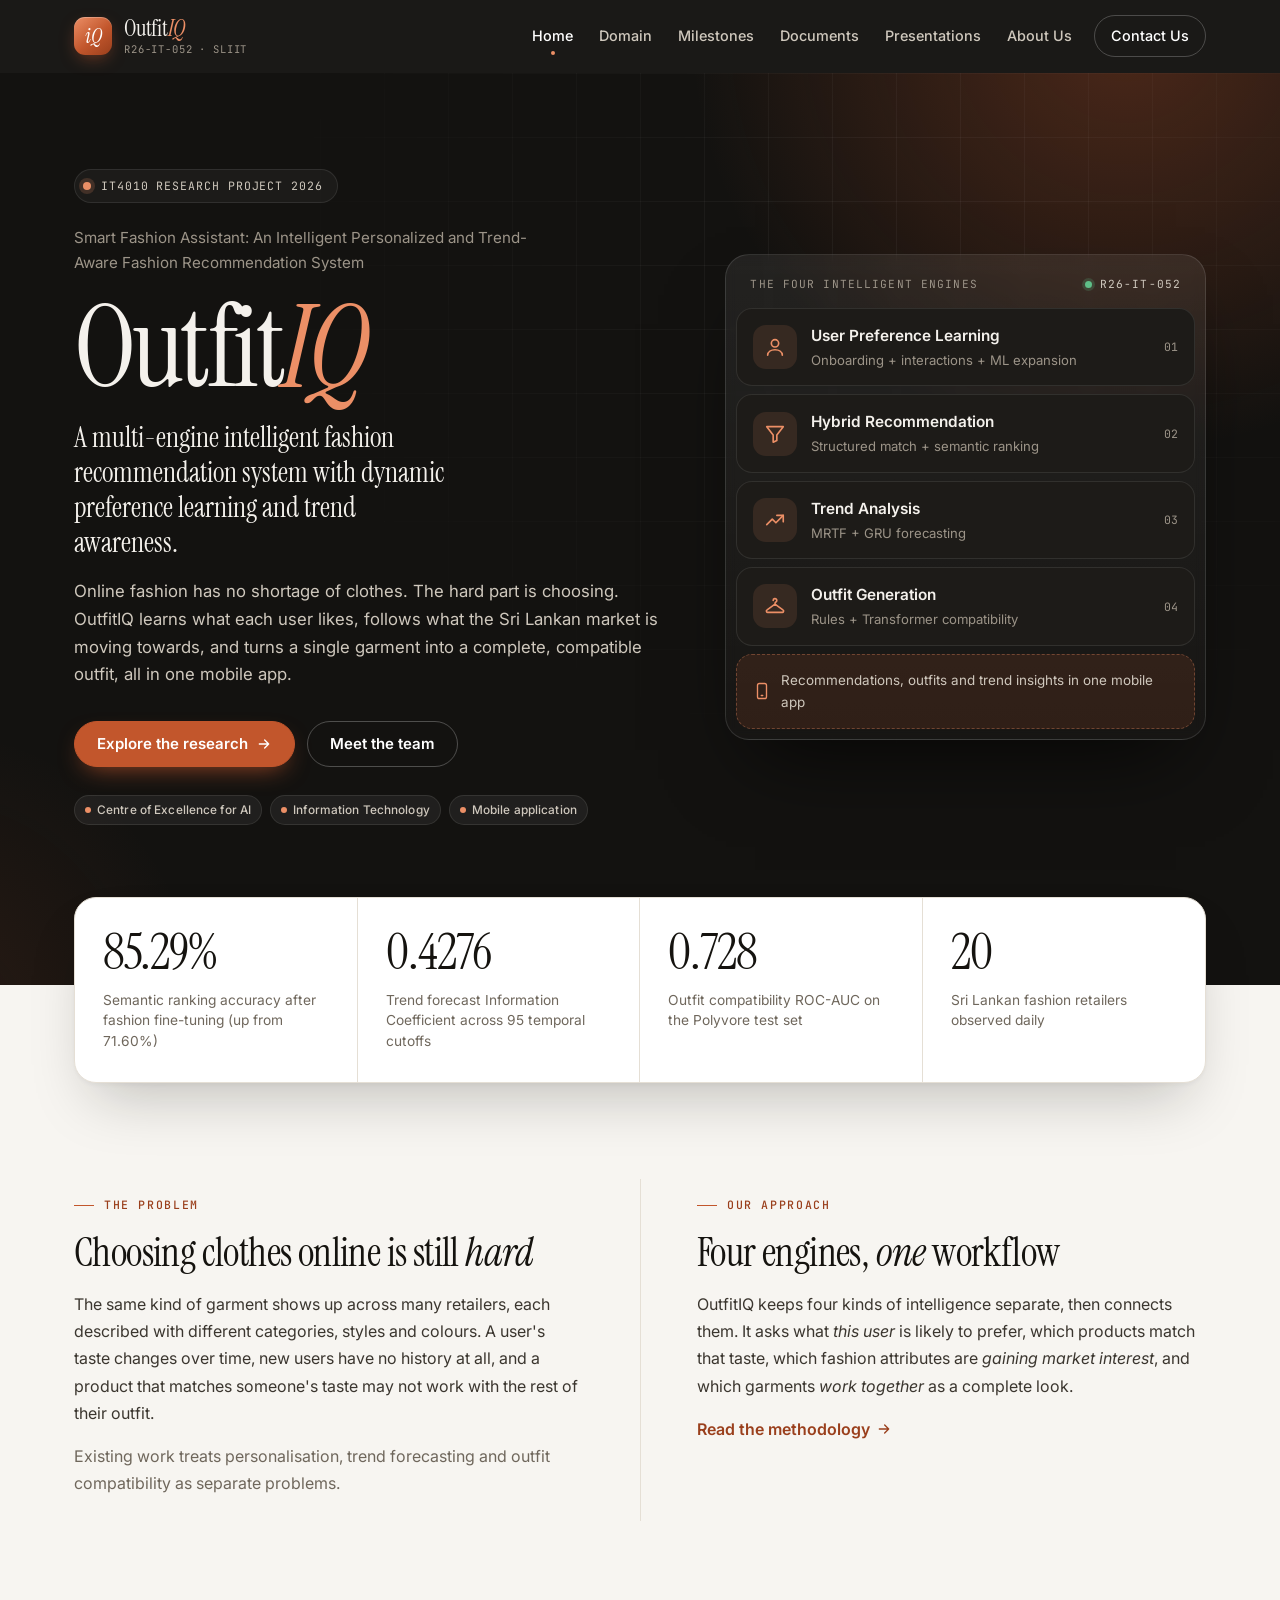
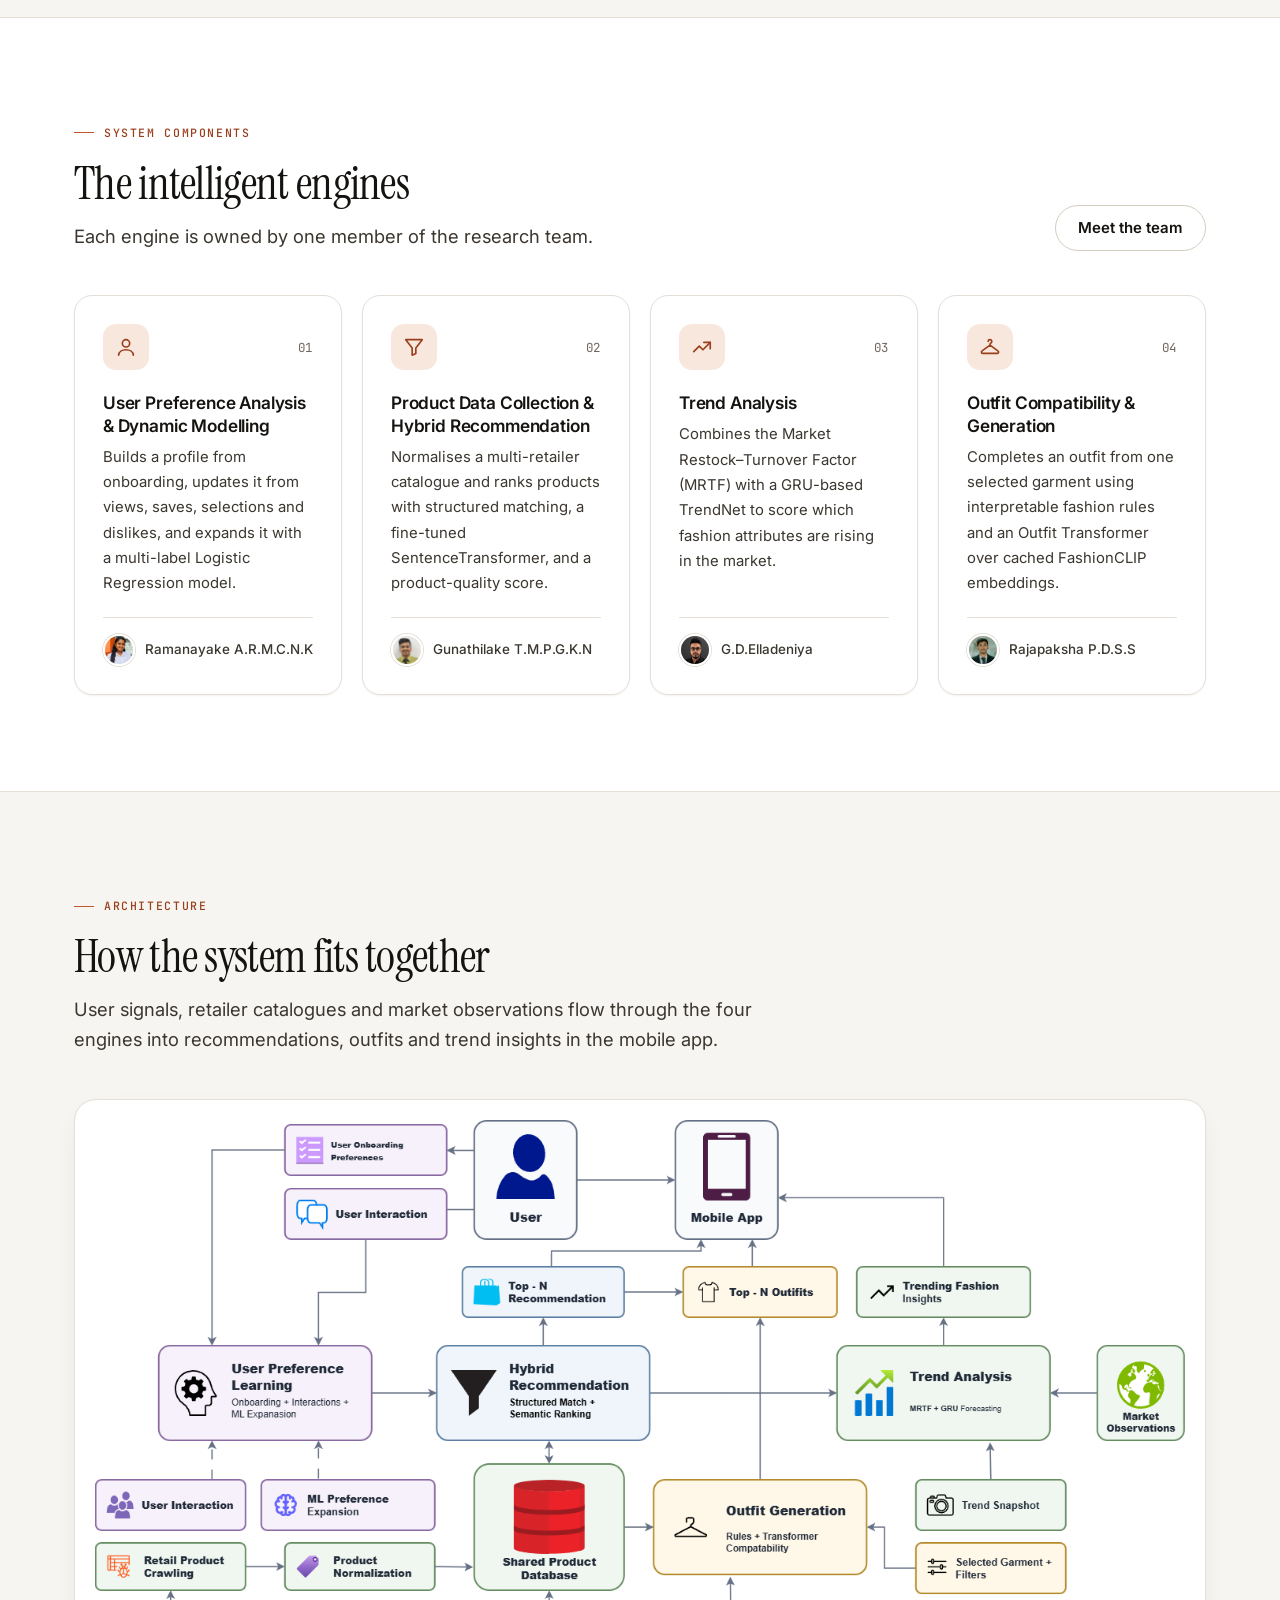
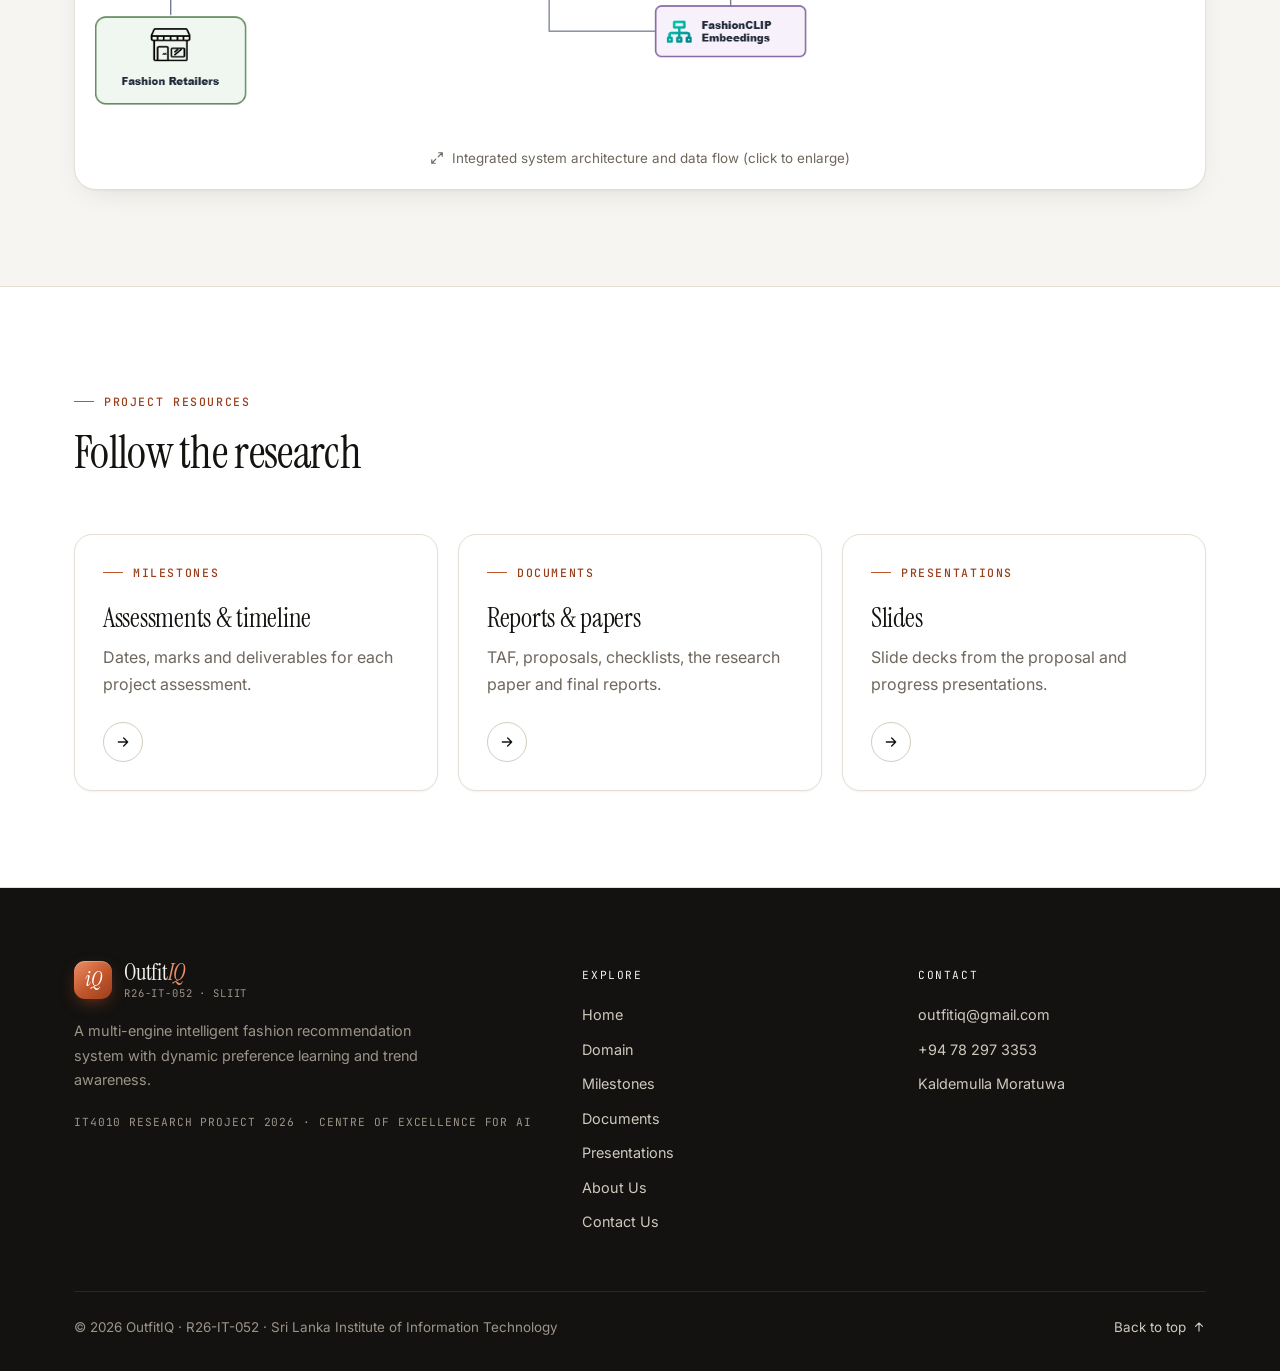
<file: index.html>
<!doctype html>
<html lang="en">
<head>
  <meta charset="utf-8">
  <meta name="viewport" content="width=device-width, initial-scale=1">
  <title>OutfitIQ | R26-IT-052</title>
  <meta name="description" content="OutfitIQ: a multi-engine intelligent fashion recommendation system with dynamic preference learning and trend awareness. SLIIT research project R26-IT-052.">
  <meta name="theme-color" content="#131210">
  <link rel="icon" href="data:image/svg+xml,%3Csvg xmlns='http://www.w3.org/2000/svg' viewBox='0 0 64 64'%3E%3Crect width='64' height='64' rx='16' fill='%23c2562c'/%3E%3Ctext x='32' y='44' font-family='Georgia,serif' font-style='italic' font-size='34' text-anchor='middle' fill='white'%3EiQ%3C/text%3E%3C/svg%3E">
  <script>document.documentElement.classList.add("js");</script>
  <link rel="preconnect" href="https://fonts.googleapis.com">
  <link rel="preconnect" href="https://fonts.gstatic.com" crossorigin>
  <link href="https://fonts.googleapis.com/css2?family=Instrument+Serif:ital@0;1&family=Inter:wght@400;500;600;700&family=JetBrains+Mono:wght@400;500&display=swap" rel="stylesheet">
  <link rel="stylesheet" href="assets/css/style.css">
</head>
<body>
  <a class="skip-link" href="#main">Skip to content</a>

  <header class="site-header">
    <nav class="container nav" aria-label="Main">
      <a class="brand" href="index.html">
        <span class="brand-mark" aria-hidden="true">iQ</span>
        <span class="brand-text"><span class="brand-name">Outfit<em>IQ</em></span><span class="brand-id">R26-IT-052 · SLIIT</span></span>
      </a>
      <button class="nav-toggle" type="button" aria-label="Open menu" aria-expanded="false" aria-controls="nav-links">
        <svg class="icon-open" width="20" height="20" viewBox="0 0 24 24" fill="none" stroke="currentColor" stroke-width="2" stroke-linecap="round" aria-hidden="true"><path d="M4 7h16M4 12h16M4 17h16"/></svg>
        <svg class="icon-close" width="20" height="20" viewBox="0 0 24 24" fill="none" stroke="currentColor" stroke-width="2" stroke-linecap="round" aria-hidden="true"><path d="M6 6l12 12M18 6L6 18"/></svg>
      </button>
      <ul class="nav-links" id="nav-links">
        <li><a href="index.html" aria-current="page">Home</a></li>
        <li><a href="domain.html">Domain</a></li>
        <li><a href="milestones.html">Milestones</a></li>
        <li><a href="documents.html">Documents</a></li>
        <li><a href="presentations.html">Presentations</a></li>
        <li><a href="about.html">About Us</a></li>
        <li><a class="nav-cta" href="contact.html">Contact Us</a></li>
      </ul>
    </nav>
  </header>

  <main id="main">
    <section class="hero">
      <div class="container hero-grid">
        <div class="reveal">
          <span class="hero-kicker"><span class="dot" aria-hidden="true"></span>IT4010 Research Project 2026</span>
          <p class="hero-title-full">Smart Fashion Assistant: An Intelligent Personalized and Trend-Aware Fashion Recommendation System</p>
          <h1>Outfit<em>IQ</em></h1>
          <p class="hero-sub">A multi-engine intelligent fashion recommendation system with dynamic preference learning and trend awareness.</p>
          <p class="lead">Online fashion has no shortage of clothes. The hard part is choosing. OutfitIQ learns what each user likes, follows what the Sri Lankan market is moving towards, and turns a single garment into a complete, compatible outfit, all in one mobile app.</p>
          <div class="hero-actions">
            <a class="btn btn-accent" href="domain.html">Explore the research
              <svg width="16" height="16" viewBox="0 0 24 24" fill="none" stroke="currentColor" stroke-width="2" stroke-linecap="round" stroke-linejoin="round" aria-hidden="true"><path d="M5 12h14M13 6l6 6-6 6"/></svg>
            </a>
            <a class="btn btn-outline-light" href="about.html">Meet the team</a>
          </div>
          <div class="hero-meta">
            <span class="badge">Centre of Excellence for AI</span>
            <span class="badge">Information Technology</span>
            <span class="badge">Mobile application</span>
          </div>
        </div>

        <div class="hero-panel reveal" aria-label="The four intelligent engines">
          <div class="hero-panel-head"><span>The four intelligent engines</span><span class="live">R26-IT-052</span></div>
          <ol class="engine-flow">
            <li class="engine-row">
              <span class="engine-icon"><svg width="22" height="22" viewBox="0 0 24 24" fill="none" stroke="currentColor" stroke-width="1.8" stroke-linecap="round" stroke-linejoin="round" aria-hidden="true"><circle cx="12" cy="8" r="4"/><path d="M4 21c0-4 4-6 8-6s8 2 8 6"/></svg></span>
              <div><strong>User Preference Learning</strong><span class="sub">Onboarding + interactions + ML expansion</span></div>
              <span class="engine-no">01</span>
            </li>
            <li class="engine-row">
              <span class="engine-icon"><svg width="22" height="22" viewBox="0 0 24 24" fill="none" stroke="currentColor" stroke-width="1.8" stroke-linecap="round" stroke-linejoin="round" aria-hidden="true"><path d="M3 4h18l-7 9v6l-4 2v-8z"/></svg></span>
              <div><strong>Hybrid Recommendation</strong><span class="sub">Structured match + semantic ranking</span></div>
              <span class="engine-no">02</span>
            </li>
            <li class="engine-row">
              <span class="engine-icon"><svg width="22" height="22" viewBox="0 0 24 24" fill="none" stroke="currentColor" stroke-width="1.8" stroke-linecap="round" stroke-linejoin="round" aria-hidden="true"><path d="M3 17l6-6 4 4 8-8"/><path d="M14 7h7v7"/></svg></span>
              <div><strong>Trend Analysis</strong><span class="sub">MRTF + GRU forecasting</span></div>
              <span class="engine-no">03</span>
            </li>
            <li class="engine-row">
              <span class="engine-icon"><svg width="22" height="22" viewBox="0 0 24 24" fill="none" stroke="currentColor" stroke-width="1.8" stroke-linecap="round" stroke-linejoin="round" aria-hidden="true"><path d="M10 6a2 2 0 1 1 3 1.7c-.6.4-1 .9-1 1.6V10l8.6 6.2A1.5 1.5 0 0 1 19.7 19H4.3a1.5 1.5 0 0 1-.9-2.8L12 10"/></svg></span>
              <div><strong>Outfit Generation</strong><span class="sub">Rules + Transformer compatibility</span></div>
              <span class="engine-no">04</span>
            </li>
          </ol>
          <div class="hero-panel-foot">
            <svg width="18" height="18" viewBox="0 0 24 24" fill="none" stroke="currentColor" stroke-width="1.8" stroke-linecap="round" stroke-linejoin="round" aria-hidden="true"><rect x="6" y="2" width="12" height="20" rx="2.5"/><path d="M11 18h2"/></svg>
            <span>Recommendations, outfits and trend insights in one mobile app</span>
          </div>
        </div>
      </div>
    </section>

    <section class="stats-band">
      <div class="container">
        <div class="stats reveal">
          <div class="stat"><div class="stat-value">85.29%</div><div class="stat-label">Semantic ranking accuracy after fashion fine-tuning (up from 71.60%)</div></div>
          <div class="stat"><div class="stat-value">0.4276</div><div class="stat-label">Trend forecast Information Coefficient across 95 temporal cutoffs</div></div>
          <div class="stat"><div class="stat-value">0.728</div><div class="stat-label">Outfit compatibility ROC-AUC on the Polyvore test set</div></div>
          <div class="stat"><div class="stat-value">20</div><div class="stat-label">Sri Lankan fashion retailers observed daily</div></div>
        </div>
      </div>
    </section>

    <section class="section">
      <div class="container split reveal">
        <div>
          <span class="eyebrow">The problem</span>
          <h2>Choosing clothes online is still <em>hard</em></h2>
          <p>The same kind of garment shows up across many retailers, each described with different categories, styles and colours. A user's taste changes over time, new users have no history at all, and a product that matches someone's taste may not work with the rest of their outfit.</p>
          <p class="muted">Existing work treats personalisation, trend forecasting and outfit compatibility as separate problems.</p>
        </div>
        <div>
          <span class="eyebrow">Our approach</span>
          <h2>Four engines, <em>one</em> workflow</h2>
          <p>OutfitIQ keeps four kinds of intelligence separate, then connects them. It asks what <em>this user</em> is likely to prefer, which products match that taste, which fashion attributes are <em>gaining market interest</em>, and which garments <em>work together</em> as a complete look.</p>
          <a class="text-link" href="domain.html#methodology">Read the methodology
            <svg width="16" height="16" viewBox="0 0 24 24" fill="none" stroke="currentColor" stroke-width="2" stroke-linecap="round" stroke-linejoin="round" aria-hidden="true"><path d="M5 12h14M13 6l6 6-6 6"/></svg>
          </a>
        </div>
      </div>
    </section>

    <section class="section section-alt">
      <div class="container">
        <div class="section-head reveal">
          <div>
            <span class="eyebrow">System components</span>
            <h2>The intelligent engines</h2>
            <p class="lead">Each engine is owned by one member of the research team.</p>
          </div>
          <a class="btn btn-ghost" href="about.html">Meet the team</a>
        </div>
        <div class="grid grid-4 reveal-stagger">
          <article class="card engine-card">
            <div class="engine-card-top">
              <span class="engine-icon"><svg width="22" height="22" viewBox="0 0 24 24" fill="none" stroke="currentColor" stroke-width="1.8" stroke-linecap="round" stroke-linejoin="round" aria-hidden="true"><circle cx="12" cy="8" r="4"/><path d="M4 21c0-4 4-6 8-6s8 2 8 6"/></svg></span>
              <span class="num">01</span>
            </div>
            <h3>User Preference Analysis &amp; Dynamic Modelling</h3>
            <p>Builds a profile from onboarding, updates it from views, saves, selections and dislikes, and expands it with a multi-label Logistic Regression model.</p>
            <div class="owner"><img src="assets/img/team/it22247636.jpeg" alt="" width="32" height="32" loading="lazy">Ramanayake A.R.M.C.N.K</div>
          </article>
          <article class="card engine-card">
            <div class="engine-card-top">
              <span class="engine-icon"><svg width="22" height="22" viewBox="0 0 24 24" fill="none" stroke="currentColor" stroke-width="1.8" stroke-linecap="round" stroke-linejoin="round" aria-hidden="true"><path d="M3 4h18l-7 9v6l-4 2v-8z"/></svg></span>
              <span class="num">02</span>
            </div>
            <h3>Product Data Collection &amp; Hybrid Recommendation</h3>
            <p>Normalises a multi-retailer catalogue and ranks products with structured matching, a fine-tuned SentenceTransformer, and a product-quality score.</p>
            <div class="owner"><img src="assets/img/team/it22189608.jpg" alt="" width="32" height="32" loading="lazy">Gunathilake T.M.P.G.K.N</div>
          </article>
          <article class="card engine-card">
            <div class="engine-card-top">
              <span class="engine-icon"><svg width="22" height="22" viewBox="0 0 24 24" fill="none" stroke="currentColor" stroke-width="1.8" stroke-linecap="round" stroke-linejoin="round" aria-hidden="true"><path d="M3 17l6-6 4 4 8-8"/><path d="M14 7h7v7"/></svg></span>
              <span class="num">03</span>
            </div>
            <h3>Trend Analysis</h3>
            <p>Combines the Market Restock–Turnover Factor (MRTF) with a GRU-based TrendNet to score which fashion attributes are rising in the market.</p>
            <div class="owner"><img src="assets/img/team/it22202840.jpg" alt="" width="32" height="32" loading="lazy">G.D.Elladeniya</div>
          </article>
          <article class="card engine-card">
            <div class="engine-card-top">
              <span class="engine-icon"><svg width="22" height="22" viewBox="0 0 24 24" fill="none" stroke="currentColor" stroke-width="1.8" stroke-linecap="round" stroke-linejoin="round" aria-hidden="true"><path d="M10 6a2 2 0 1 1 3 1.7c-.6.4-1 .9-1 1.6V10l8.6 6.2A1.5 1.5 0 0 1 19.7 19H4.3a1.5 1.5 0 0 1-.9-2.8L12 10"/></svg></span>
              <span class="num">04</span>
            </div>
            <h3>Outfit Compatibility &amp; Generation</h3>
            <p>Completes an outfit from one selected garment using interpretable fashion rules and an Outfit Transformer over cached FashionCLIP embeddings.</p>
            <div class="owner"><img src="assets/img/team/it22218476.jpg" alt="" width="32" height="32" loading="lazy">Rajapaksha P.D.S.S</div>
          </article>
        </div>
      </div>
    </section>

    <section class="section">
      <div class="container">
        <div class="section-head reveal">
          <div>
            <span class="eyebrow">Architecture</span>
            <h2>How the system fits together</h2>
            <p class="lead">User signals, retailer catalogues and market observations flow through the four engines into recommendations, outfits and trend insights in the mobile app.</p>
          </div>
        </div>
        <figure class="figure reveal">
          <a href="assets/img/architecture.png" target="_blank" rel="noopener">
            <img src="assets/img/architecture.png" alt="OutfitIQ architecture: user onboarding and interactions feed User Preference Learning; this feeds Hybrid Recommendation, which reads the Shared Product Database built from retail crawling and normalisation. Trend Analysis uses market observations and trend snapshots. Outfit Generation uses FashionCLIP embeddings and the selected garment. Top-N recommendations, top-N outfits and trending insights reach the mobile app." width="1382" height="777" loading="lazy">
          </a>
          <figcaption>
            <svg width="14" height="14" viewBox="0 0 24 24" fill="none" stroke="currentColor" stroke-width="2" stroke-linecap="round" stroke-linejoin="round" aria-hidden="true"><path d="M15 3h6v6M9 21H3v-6M21 3l-7 7M3 21l7-7"/></svg>
            Integrated system architecture and data flow (click to enlarge)
          </figcaption>
        </figure>
      </div>
    </section>

    <section class="section section-alt">
      <div class="container">
        <div class="section-head reveal">
          <div>
            <span class="eyebrow">Project resources</span>
            <h2>Follow the research</h2>
          </div>
        </div>
        <div class="grid grid-3 reveal-stagger">
          <a class="card link-card" href="milestones.html">
            <span class="eyebrow">Milestones</span>
            <h3>Assessments &amp; timeline</h3>
            <p class="muted">Dates, marks and deliverables for each project assessment.</p>
            <span class="arrow" aria-hidden="true"><svg width="16" height="16" viewBox="0 0 24 24" fill="none" stroke="currentColor" stroke-width="2" stroke-linecap="round" stroke-linejoin="round"><path d="M5 12h14M13 6l6 6-6 6"/></svg></span>
          </a>
          <a class="card link-card" href="documents.html">
            <span class="eyebrow">Documents</span>
            <h3>Reports &amp; papers</h3>
            <p class="muted">TAF, proposals, checklists, the research paper and final reports.</p>
            <span class="arrow" aria-hidden="true"><svg width="16" height="16" viewBox="0 0 24 24" fill="none" stroke="currentColor" stroke-width="2" stroke-linecap="round" stroke-linejoin="round"><path d="M5 12h14M13 6l6 6-6 6"/></svg></span>
          </a>
          <a class="card link-card" href="presentations.html">
            <span class="eyebrow">Presentations</span>
            <h3>Slides</h3>
            <p class="muted">Slide decks from the proposal and progress presentations.</p>
            <span class="arrow" aria-hidden="true"><svg width="16" height="16" viewBox="0 0 24 24" fill="none" stroke="currentColor" stroke-width="2" stroke-linecap="round" stroke-linejoin="round"><path d="M5 12h14M13 6l6 6-6 6"/></svg></span>
          </a>
        </div>
      </div>
    </section>
  </main>

  <footer class="site-footer">
    <div class="container">
      <div class="footer-top">
        <div class="footer-brand">
          <a class="brand" href="index.html">
            <span class="brand-mark" aria-hidden="true">iQ</span>
            <span class="brand-text"><span class="brand-name">Outfit<em>IQ</em></span><span class="brand-id">R26-IT-052 · SLIIT</span></span>
          </a>
          <p>A multi-engine intelligent fashion recommendation system with dynamic preference learning and trend awareness.</p>
          <span class="footer-tag">IT4010 Research Project 2026 · Centre of Excellence for AI</span>
        </div>
        <div>
          <p class="footer-h">Explore</p>
          <ul class="footer-links">
            <li><a href="index.html">Home</a></li>
            <li><a href="domain.html">Domain</a></li>
            <li><a href="milestones.html">Milestones</a></li>
            <li><a href="documents.html">Documents</a></li>
            <li><a href="presentations.html">Presentations</a></li>
            <li><a href="about.html">About Us</a></li>
            <li><a href="contact.html">Contact Us</a></li>
          </ul>
        </div>
        <div>
          <p class="footer-h">Contact</p>
          <ul class="footer-contact">
            <li><a href="mailto:outfitiq@gmail.com">outfitiq@gmail.com</a></li>
            <li>+94 78 297 3353</li>
            <li>Kaldemulla Moratuwa</li>
          </ul>
        </div>
      </div>
      <div class="footer-bottom">
        <div>© 2026 OutfitIQ · R26-IT-052 · Sri Lanka Institute of Information Technology</div>
        <a class="to-top" href="#main">Back to top
          <svg width="14" height="14" viewBox="0 0 24 24" fill="none" stroke="currentColor" stroke-width="2" stroke-linecap="round" stroke-linejoin="round" aria-hidden="true"><path d="M12 19V5M6 11l6-6 6 6"/></svg>
        </a>
      </div>
    </div>
  </footer>

  <script src="assets/js/main.js"></script>
</body>
</html>
</file>
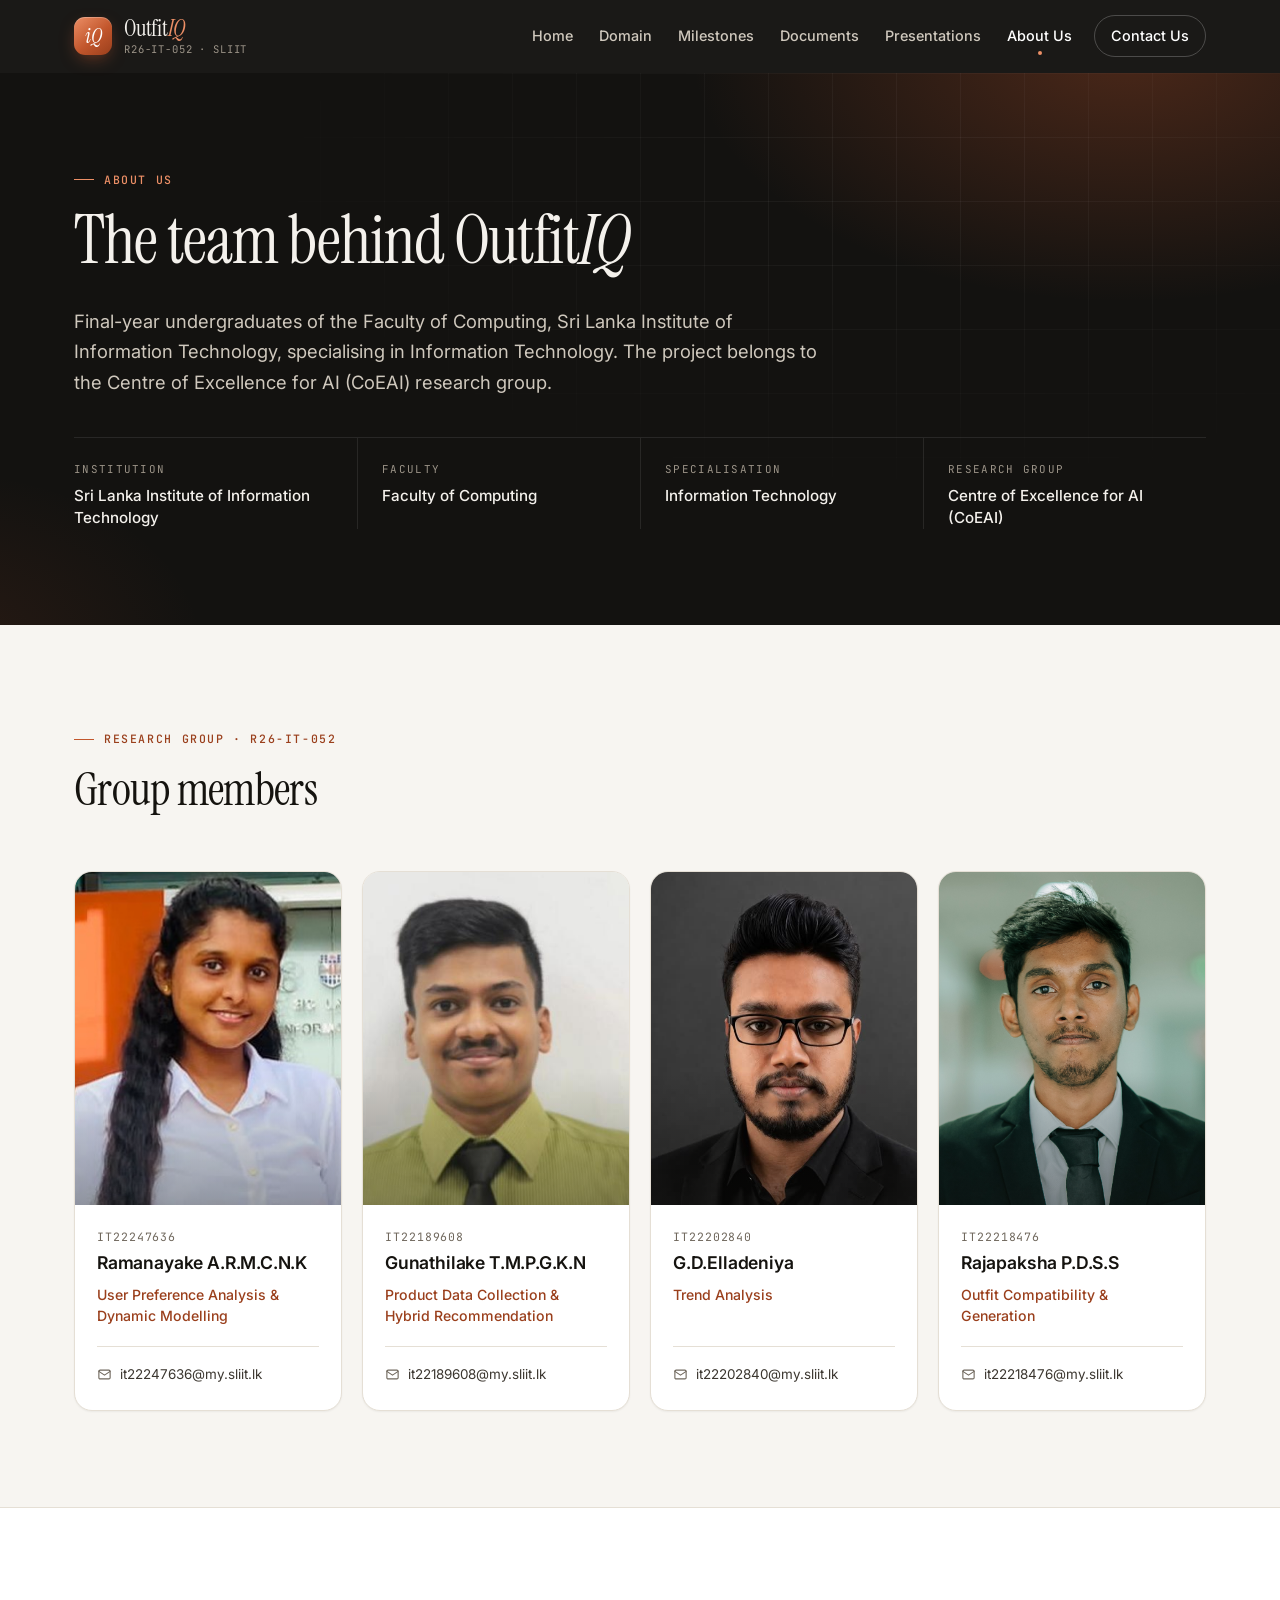
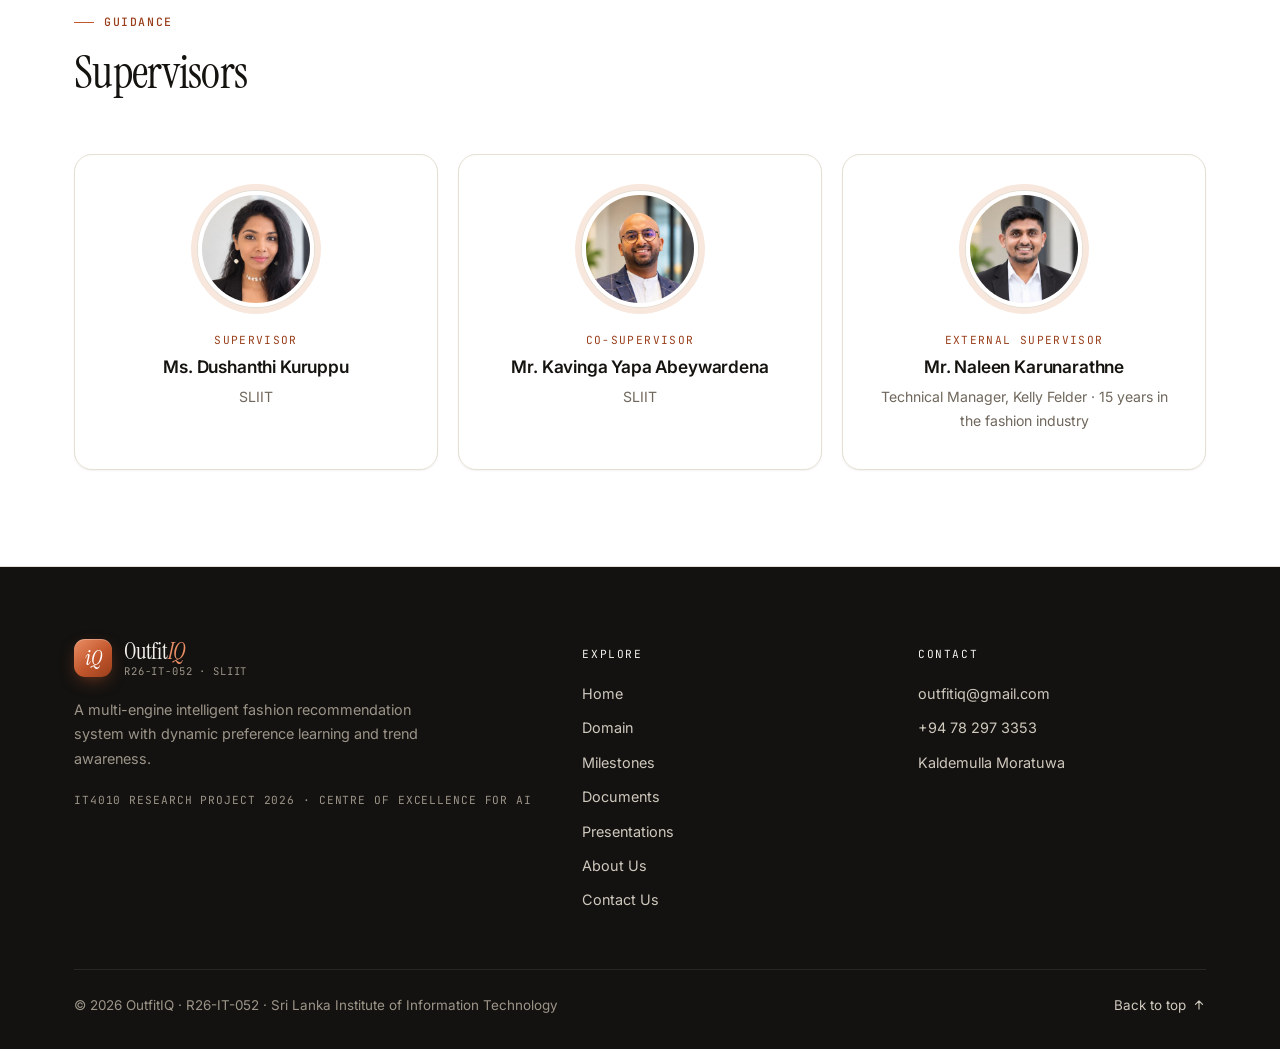
<file: about.html>
<!doctype html>
<html lang="en">
<head>
  <meta charset="utf-8">
  <meta name="viewport" content="width=device-width, initial-scale=1">
  <title>About Us | OutfitIQ R26-IT-052</title>
  <meta name="description" content="The OutfitIQ research team (R26-IT-052) and supervisors at the Sri Lanka Institute of Information Technology.">
  <meta name="theme-color" content="#131210">
  <link rel="icon" href="data:image/svg+xml,%3Csvg xmlns='http://www.w3.org/2000/svg' viewBox='0 0 64 64'%3E%3Crect width='64' height='64' rx='16' fill='%23c2562c'/%3E%3Ctext x='32' y='44' font-family='Georgia,serif' font-style='italic' font-size='34' text-anchor='middle' fill='white'%3EiQ%3C/text%3E%3C/svg%3E">
  <script>document.documentElement.classList.add("js");</script>
  <link rel="preconnect" href="https://fonts.googleapis.com">
  <link rel="preconnect" href="https://fonts.gstatic.com" crossorigin>
  <link href="https://fonts.googleapis.com/css2?family=Instrument+Serif:ital@0;1&family=Inter:wght@400;500;600;700&family=JetBrains+Mono:wght@400;500&display=swap" rel="stylesheet">
  <link rel="stylesheet" href="assets/css/style.css">
</head>
<body>
  <a class="skip-link" href="#main">Skip to content</a>

  <header class="site-header">
    <nav class="container nav" aria-label="Main">
      <a class="brand" href="index.html">
        <span class="brand-mark" aria-hidden="true">iQ</span>
        <span class="brand-text"><span class="brand-name">Outfit<em>IQ</em></span><span class="brand-id">R26-IT-052 · SLIIT</span></span>
      </a>
      <button class="nav-toggle" type="button" aria-label="Open menu" aria-expanded="false" aria-controls="nav-links">
        <svg class="icon-open" width="20" height="20" viewBox="0 0 24 24" fill="none" stroke="currentColor" stroke-width="2" stroke-linecap="round" aria-hidden="true"><path d="M4 7h16M4 12h16M4 17h16"/></svg>
        <svg class="icon-close" width="20" height="20" viewBox="0 0 24 24" fill="none" stroke="currentColor" stroke-width="2" stroke-linecap="round" aria-hidden="true"><path d="M6 6l12 12M18 6L6 18"/></svg>
      </button>
      <ul class="nav-links" id="nav-links">
        <li><a href="index.html">Home</a></li>
        <li><a href="domain.html">Domain</a></li>
        <li><a href="milestones.html">Milestones</a></li>
        <li><a href="documents.html">Documents</a></li>
        <li><a href="presentations.html">Presentations</a></li>
        <li><a href="about.html" aria-current="page">About Us</a></li>
        <li><a class="nav-cta" href="contact.html">Contact Us</a></li>
      </ul>
    </nav>
  </header>

  <main id="main">
    <section class="page-hero">
      <div class="container reveal">
        <span class="eyebrow">About us</span>
        <h1>The team behind Outfit<em>IQ</em></h1>
        <p class="lead">Final-year undergraduates of the Faculty of Computing, Sri Lanka Institute of Information Technology, specialising in Information Technology. The project belongs to the Centre of Excellence for AI (CoEAI) research group.</p>
        <dl class="facts">
          <div><dt>Institution</dt><dd>Sri Lanka Institute of Information Technology</dd></div>
          <div><dt>Faculty</dt><dd>Faculty of Computing</dd></div>
          <div><dt>Specialisation</dt><dd>Information Technology</dd></div>
          <div><dt>Research group</dt><dd>Centre of Excellence for AI (CoEAI)</dd></div>
        </dl>
      </div>
    </section>

    <section class="section">
      <div class="container">
        <div class="section-head reveal">
          <div>
            <span class="eyebrow">Research group · R26-IT-052</span>
            <h2>Group members</h2>
          </div>
        </div>
        <div class="grid grid-4 reveal-stagger">
          <!-- To add a photo: put it in assets/img/team/ and replace the member-initials span with
               <img src="assets/img/team/FILE.jpg" alt="Photo of NAME" width="600" height="600" loading="lazy"> -->
          <article class="card member">
            <div class="member-photo"><img src="assets/img/team/it22247636.jpeg" alt="Photo of Ramanayake A.R.M.C.N.K" width="600" height="600" loading="lazy"></div>
            <div class="member-body">
              <span class="member-id">IT22247636</span>
              <h3>Ramanayake A.R.M.C.N.K</h3>
              <span class="member-role">User Preference Analysis &amp; Dynamic Modelling</span>
              <a class="member-mail" href="mailto:it22247636@my.sliit.lk"><svg width="15" height="15" viewBox="0 0 24 24" fill="none" stroke="currentColor" stroke-width="1.8" stroke-linecap="round" stroke-linejoin="round" aria-hidden="true"><rect x="3" y="5" width="18" height="14" rx="2"/><path d="M3 7l9 6 9-6"/></svg>it22247636@my.sliit.lk</a>
            </div>
          </article>
          <article class="card member">
            <div class="member-photo"><img src="assets/img/team/it22189608.jpg" alt="Photo of Gunathilake T.M.P.G.K.N" width="600" height="600" loading="lazy"></div>
            <div class="member-body">
              <span class="member-id">IT22189608</span>
              <h3>Gunathilake T.M.P.G.K.N</h3>
              <span class="member-role">Product Data Collection &amp; Hybrid Recommendation</span>
              <a class="member-mail" href="mailto:it22189608@my.sliit.lk"><svg width="15" height="15" viewBox="0 0 24 24" fill="none" stroke="currentColor" stroke-width="1.8" stroke-linecap="round" stroke-linejoin="round" aria-hidden="true"><rect x="3" y="5" width="18" height="14" rx="2"/><path d="M3 7l9 6 9-6"/></svg>it22189608@my.sliit.lk</a>
            </div>
          </article>
          <article class="card member">
            <div class="member-photo"><img src="assets/img/team/it22202840.jpg" alt="Photo of G.D.Elladeniya" width="600" height="600" loading="lazy"></div>
            <div class="member-body">
              <span class="member-id">IT22202840</span>
              <h3>G.D.Elladeniya</h3>
              <span class="member-role">Trend Analysis</span>
              <a class="member-mail" href="mailto:it22202840@my.sliit.lk"><svg width="15" height="15" viewBox="0 0 24 24" fill="none" stroke="currentColor" stroke-width="1.8" stroke-linecap="round" stroke-linejoin="round" aria-hidden="true"><rect x="3" y="5" width="18" height="14" rx="2"/><path d="M3 7l9 6 9-6"/></svg>it22202840@my.sliit.lk</a>
            </div>
          </article>
          <article class="card member">
            <div class="member-photo"><img src="assets/img/team/it22218476.jpg" alt="Photo of Rajapaksha P.D.S.S" width="600" height="600" loading="lazy"></div>
            <div class="member-body">
              <span class="member-id">IT22218476</span>
              <h3>Rajapaksha P.D.S.S</h3>
              <span class="member-role">Outfit Compatibility &amp; Generation</span>
              <a class="member-mail" href="mailto:it22218476@my.sliit.lk"><svg width="15" height="15" viewBox="0 0 24 24" fill="none" stroke="currentColor" stroke-width="1.8" stroke-linecap="round" stroke-linejoin="round" aria-hidden="true"><rect x="3" y="5" width="18" height="14" rx="2"/><path d="M3 7l9 6 9-6"/></svg>it22218476@my.sliit.lk</a>
            </div>
          </article>
        </div>
      </div>
    </section>

    <section class="section section-alt">
      <div class="container">
        <div class="section-head reveal">
          <div>
            <span class="eyebrow">Guidance</span>
            <h2>Supervisors</h2>
          </div>
        </div>
        <div class="grid grid-3 reveal-stagger">
          <div class="card supervisor">
            <img class="avatar" src="assets/img/supervisors/dushanthi-kuruppu.jpg" alt="Photo of Ms. Dushanthi Kuruppu" width="320" height="320" loading="lazy">
            <div><span class="sup-role">Supervisor</span><h3>Ms. Dushanthi Kuruppu</h3><p>SLIIT</p></div>
          </div>
          <div class="card supervisor">
            <img class="avatar" src="assets/img/supervisors/kavinga-abeywardena.jpg" alt="Photo of Mr. Kavinga Yapa Abeywardena" width="320" height="320" loading="lazy">
            <div><span class="sup-role">Co-supervisor</span><h3>Mr. Kavinga Yapa Abeywardena</h3><p>SLIIT</p></div>
          </div>
          <div class="card supervisor">
            <img class="avatar" src="assets/img/supervisors/naleen-karunarathne.jpg" alt="Photo of Mr. Naleen Karunarathne" width="320" height="320" loading="lazy">
            <div><span class="sup-role">External supervisor</span><h3>Mr. Naleen Karunarathne</h3><p>Technical Manager, Kelly Felder · 15 years in the fashion industry</p></div>
          </div>
        </div>
      </div>
    </section>
  </main>

  <footer class="site-footer">
    <div class="container">
      <div class="footer-top">
        <div class="footer-brand">
          <a class="brand" href="index.html">
            <span class="brand-mark" aria-hidden="true">iQ</span>
            <span class="brand-text"><span class="brand-name">Outfit<em>IQ</em></span><span class="brand-id">R26-IT-052 · SLIIT</span></span>
          </a>
          <p>A multi-engine intelligent fashion recommendation system with dynamic preference learning and trend awareness.</p>
          <span class="footer-tag">IT4010 Research Project 2026 · Centre of Excellence for AI</span>
        </div>
        <div>
          <p class="footer-h">Explore</p>
          <ul class="footer-links">
            <li><a href="index.html">Home</a></li>
            <li><a href="domain.html">Domain</a></li>
            <li><a href="milestones.html">Milestones</a></li>
            <li><a href="documents.html">Documents</a></li>
            <li><a href="presentations.html">Presentations</a></li>
            <li><a href="about.html">About Us</a></li>
            <li><a href="contact.html">Contact Us</a></li>
          </ul>
        </div>
        <div>
          <p class="footer-h">Contact</p>
          <ul class="footer-contact">
            <li><a href="mailto:outfitiq@gmail.com">outfitiq@gmail.com</a></li>
            <li>+94 78 297 3353</li>
            <li>Kaldemulla Moratuwa</li>
          </ul>
        </div>
      </div>
      <div class="footer-bottom">
        <div>© 2026 OutfitIQ · R26-IT-052 · Sri Lanka Institute of Information Technology</div>
        <a class="to-top" href="#main">Back to top
          <svg width="14" height="14" viewBox="0 0 24 24" fill="none" stroke="currentColor" stroke-width="2" stroke-linecap="round" stroke-linejoin="round" aria-hidden="true"><path d="M12 19V5M6 11l6-6 6 6"/></svg>
        </a>
      </div>
    </div>
  </footer>

  <script src="assets/js/main.js"></script>
</body>
</html>
</file>
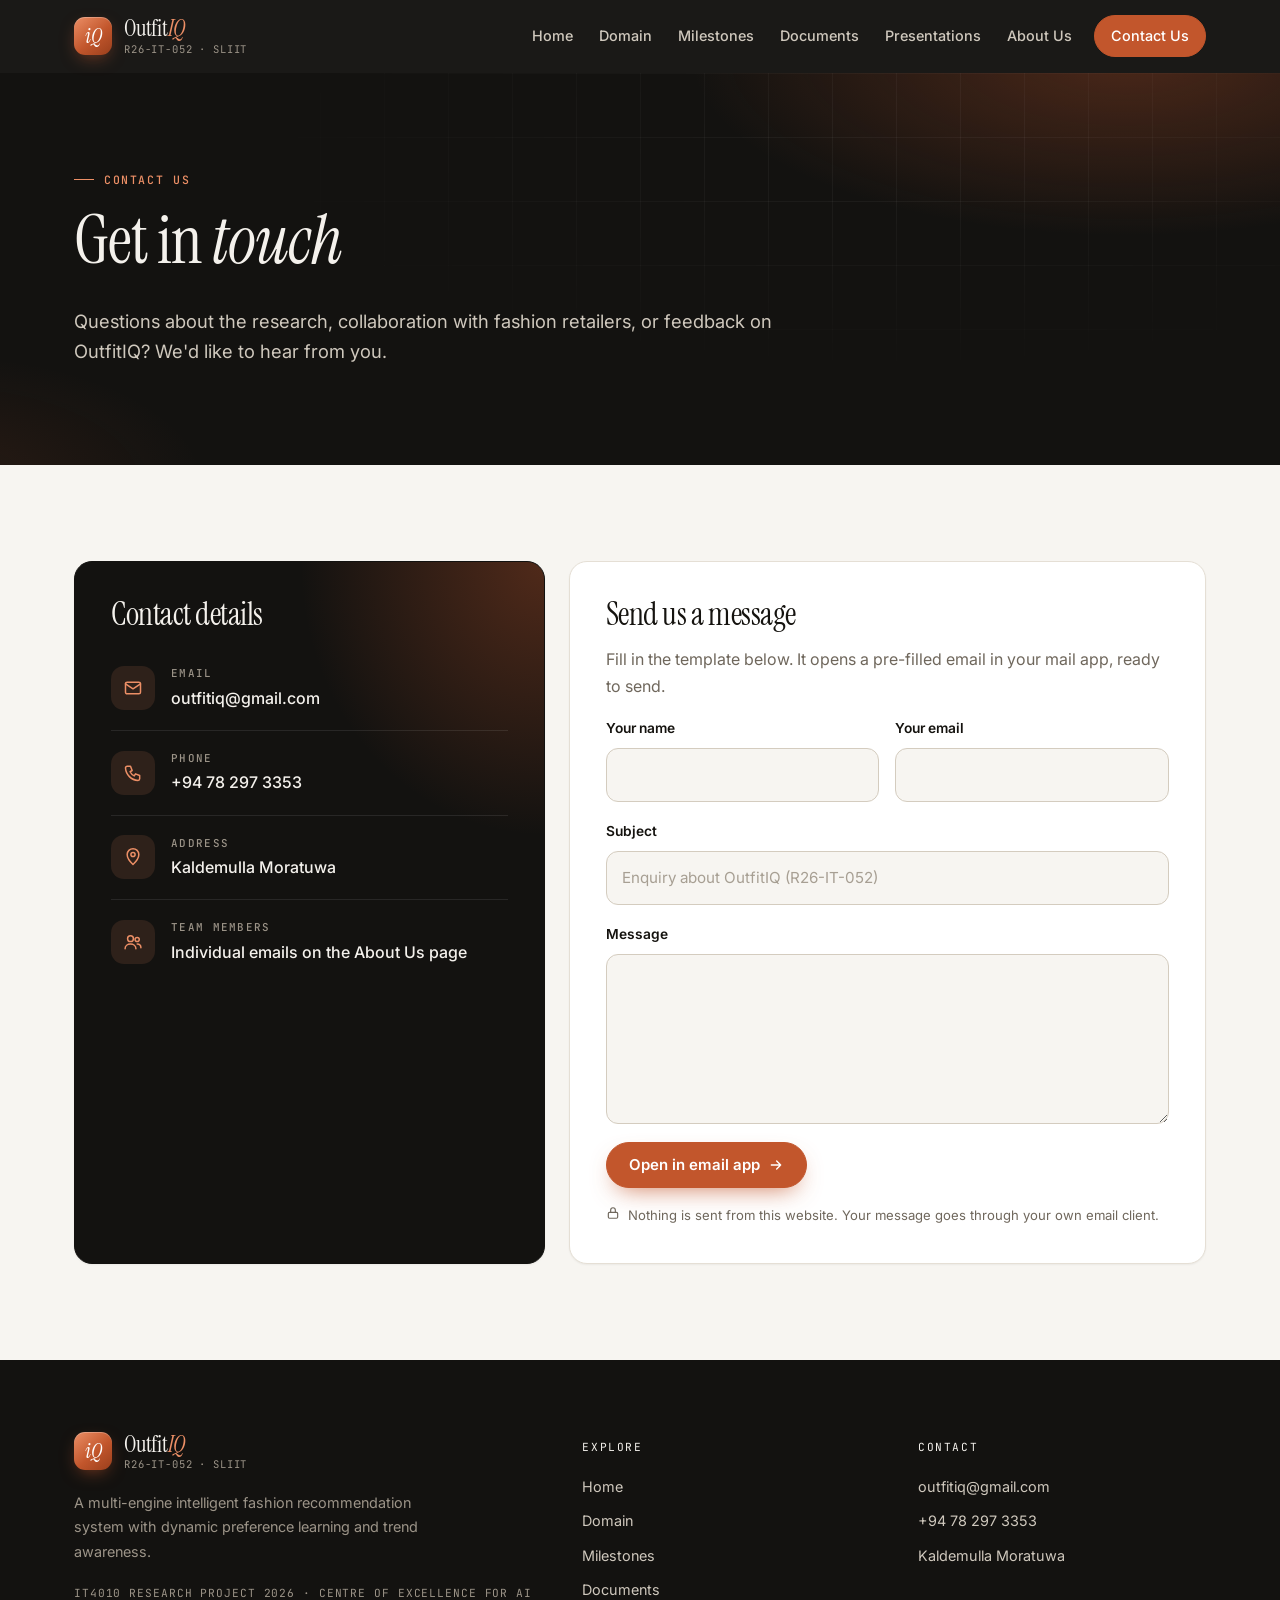
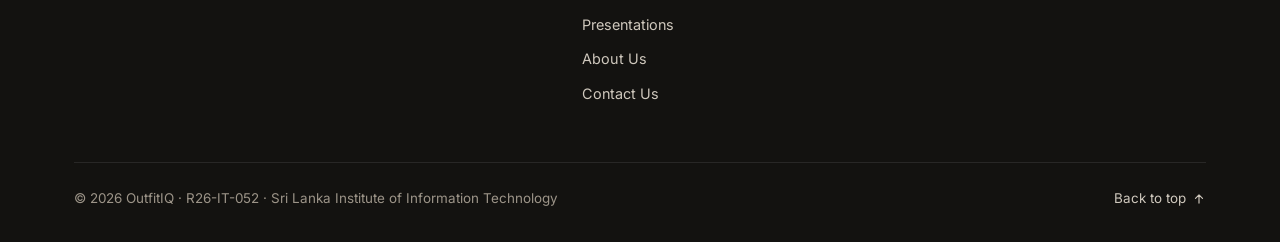
<file: contact.html>
<!doctype html>
<html lang="en">
<head>
  <meta charset="utf-8">
  <meta name="viewport" content="width=device-width, initial-scale=1">
  <title>Contact Us | OutfitIQ R26-IT-052</title>
  <meta name="description" content="Contact the OutfitIQ research team (R26-IT-052) at the Sri Lanka Institute of Information Technology.">
  <meta name="theme-color" content="#131210">
  <link rel="icon" href="data:image/svg+xml,%3Csvg xmlns='http://www.w3.org/2000/svg' viewBox='0 0 64 64'%3E%3Crect width='64' height='64' rx='16' fill='%23c2562c'/%3E%3Ctext x='32' y='44' font-family='Georgia,serif' font-style='italic' font-size='34' text-anchor='middle' fill='white'%3EiQ%3C/text%3E%3C/svg%3E">
  <script>document.documentElement.classList.add("js");</script>
  <link rel="preconnect" href="https://fonts.googleapis.com">
  <link rel="preconnect" href="https://fonts.gstatic.com" crossorigin>
  <link href="https://fonts.googleapis.com/css2?family=Instrument+Serif:ital@0;1&family=Inter:wght@400;500;600;700&family=JetBrains+Mono:wght@400;500&display=swap" rel="stylesheet">
  <link rel="stylesheet" href="assets/css/style.css">
</head>
<body>
  <a class="skip-link" href="#main">Skip to content</a>

  <header class="site-header">
    <nav class="container nav" aria-label="Main">
      <a class="brand" href="index.html">
        <span class="brand-mark" aria-hidden="true">iQ</span>
        <span class="brand-text"><span class="brand-name">Outfit<em>IQ</em></span><span class="brand-id">R26-IT-052 · SLIIT</span></span>
      </a>
      <button class="nav-toggle" type="button" aria-label="Open menu" aria-expanded="false" aria-controls="nav-links">
        <svg class="icon-open" width="20" height="20" viewBox="0 0 24 24" fill="none" stroke="currentColor" stroke-width="2" stroke-linecap="round" aria-hidden="true"><path d="M4 7h16M4 12h16M4 17h16"/></svg>
        <svg class="icon-close" width="20" height="20" viewBox="0 0 24 24" fill="none" stroke="currentColor" stroke-width="2" stroke-linecap="round" aria-hidden="true"><path d="M6 6l12 12M18 6L6 18"/></svg>
      </button>
      <ul class="nav-links" id="nav-links">
        <li><a href="index.html">Home</a></li>
        <li><a href="domain.html">Domain</a></li>
        <li><a href="milestones.html">Milestones</a></li>
        <li><a href="documents.html">Documents</a></li>
        <li><a href="presentations.html">Presentations</a></li>
        <li><a href="about.html">About Us</a></li>
        <li><a class="nav-cta" href="contact.html" aria-current="page">Contact Us</a></li>
      </ul>
    </nav>
  </header>

  <main id="main">
    <section class="page-hero">
      <div class="container reveal">
        <span class="eyebrow">Contact us</span>
        <h1>Get in <em>touch</em></h1>
        <p class="lead">Questions about the research, collaboration with fashion retailers, or feedback on OutfitIQ? We'd like to hear from you.</p>
      </div>
    </section>

    <section class="section">
      <div class="container contact-grid reveal-stagger">
        <div class="card contact-card">
          <h2>Contact details</h2>
          <div class="contact-item">
            <span class="engine-icon"><svg width="20" height="20" viewBox="0 0 24 24" fill="none" stroke="currentColor" stroke-width="1.8" stroke-linecap="round" stroke-linejoin="round" aria-hidden="true"><rect x="3" y="5" width="18" height="14" rx="2"/><path d="M3 7l9 6 9-6"/></svg></span>
            <div><strong>Email</strong><a href="mailto:outfitiq@gmail.com">outfitiq@gmail.com</a></div>
          </div>
          <div class="contact-item">
            <span class="engine-icon"><svg width="20" height="20" viewBox="0 0 24 24" fill="none" stroke="currentColor" stroke-width="1.8" stroke-linecap="round" stroke-linejoin="round" aria-hidden="true"><path d="M5 4h4l2 5-2.5 1.5a11 11 0 0 0 5 5L15 13l5 2v4a2 2 0 0 1-2 2A16 16 0 0 1 3 6a2 2 0 0 1 2-2"/></svg></span>
            <div><strong>Phone</strong><span>+94 78 297 3353</span></div>
          </div>
          <div class="contact-item">
            <span class="engine-icon"><svg width="20" height="20" viewBox="0 0 24 24" fill="none" stroke="currentColor" stroke-width="1.8" stroke-linecap="round" stroke-linejoin="round" aria-hidden="true"><path d="M12 21s-7-6.5-7-12a7 7 0 0 1 14 0c0 5.5-7 12-7 12z"/><circle cx="12" cy="9" r="2.5"/></svg></span>
            <div><strong>Address</strong><span>Kaldemulla Moratuwa</span></div>
          </div>
          <div class="contact-item">
            <span class="engine-icon"><svg width="20" height="20" viewBox="0 0 24 24" fill="none" stroke="currentColor" stroke-width="1.8" stroke-linecap="round" stroke-linejoin="round" aria-hidden="true"><circle cx="9" cy="8" r="3.5"/><path d="M2.5 20c0-3.5 3-5.5 6.5-5.5s6.5 2 6.5 5.5"/><circle cx="17" cy="9" r="2.5"/><path d="M17 14.5c2.6 0 4.5 1.6 4.5 4.5"/></svg></span>
            <div><strong>Team members</strong><a href="about.html">Individual emails on the About Us page</a></div>
          </div>
        </div>

        <div class="card form-card">
          <h2>Send us a message</h2>
          <p class="muted">Fill in the template below. It opens a pre-filled email in your mail app, ready to send.</p>
          <form id="contact-form" data-to="outfitiq@gmail.com">
            <div class="form-grid">
              <div class="form-row">
                <label for="name">Your name</label>
                <input class="input" id="name" name="name" type="text" autocomplete="name" required>
              </div>
              <div class="form-row">
                <label for="email">Your email</label>
                <input class="input" id="email" name="email" type="email" autocomplete="email">
              </div>
            </div>
            <div class="form-row">
              <label for="subject">Subject</label>
              <input class="input" id="subject" name="subject" type="text" placeholder="Enquiry about OutfitIQ (R26-IT-052)">
            </div>
            <div class="form-row">
              <label for="message">Message</label>
              <textarea class="textarea" id="message" name="message" required></textarea>
            </div>
            <button class="btn btn-accent" type="submit">Open in email app
              <svg width="16" height="16" viewBox="0 0 24 24" fill="none" stroke="currentColor" stroke-width="2" stroke-linecap="round" stroke-linejoin="round" aria-hidden="true"><path d="M5 12h14M13 6l6 6-6 6"/></svg>
            </button>
            <p class="form-note">
              <svg width="14" height="14" viewBox="0 0 24 24" fill="none" stroke="currentColor" stroke-width="2" stroke-linecap="round" stroke-linejoin="round" aria-hidden="true"><rect x="4" y="11" width="16" height="10" rx="2"/><path d="M8 11V7a4 4 0 0 1 8 0v4"/></svg>
              Nothing is sent from this website. Your message goes through your own email client.
            </p>
          </form>
        </div>
      </div>
    </section>
  </main>

  <footer class="site-footer">
    <div class="container">
      <div class="footer-top">
        <div class="footer-brand">
          <a class="brand" href="index.html">
            <span class="brand-mark" aria-hidden="true">iQ</span>
            <span class="brand-text"><span class="brand-name">Outfit<em>IQ</em></span><span class="brand-id">R26-IT-052 · SLIIT</span></span>
          </a>
          <p>A multi-engine intelligent fashion recommendation system with dynamic preference learning and trend awareness.</p>
          <span class="footer-tag">IT4010 Research Project 2026 · Centre of Excellence for AI</span>
        </div>
        <div>
          <p class="footer-h">Explore</p>
          <ul class="footer-links">
            <li><a href="index.html">Home</a></li>
            <li><a href="domain.html">Domain</a></li>
            <li><a href="milestones.html">Milestones</a></li>
            <li><a href="documents.html">Documents</a></li>
            <li><a href="presentations.html">Presentations</a></li>
            <li><a href="about.html">About Us</a></li>
            <li><a href="contact.html">Contact Us</a></li>
          </ul>
        </div>
        <div>
          <p class="footer-h">Contact</p>
          <ul class="footer-contact">
            <li><a href="mailto:outfitiq@gmail.com">outfitiq@gmail.com</a></li>
            <li>+94 78 297 3353</li>
            <li>Kaldemulla Moratuwa</li>
          </ul>
        </div>
      </div>
      <div class="footer-bottom">
        <div>© 2026 OutfitIQ · R26-IT-052 · Sri Lanka Institute of Information Technology</div>
        <a class="to-top" href="#main">Back to top
          <svg width="14" height="14" viewBox="0 0 24 24" fill="none" stroke="currentColor" stroke-width="2" stroke-linecap="round" stroke-linejoin="round" aria-hidden="true"><path d="M12 19V5M6 11l6-6 6 6"/></svg>
        </a>
      </div>
    </div>
  </footer>

  <script src="assets/js/main.js"></script>
</body>
</html>
</file>
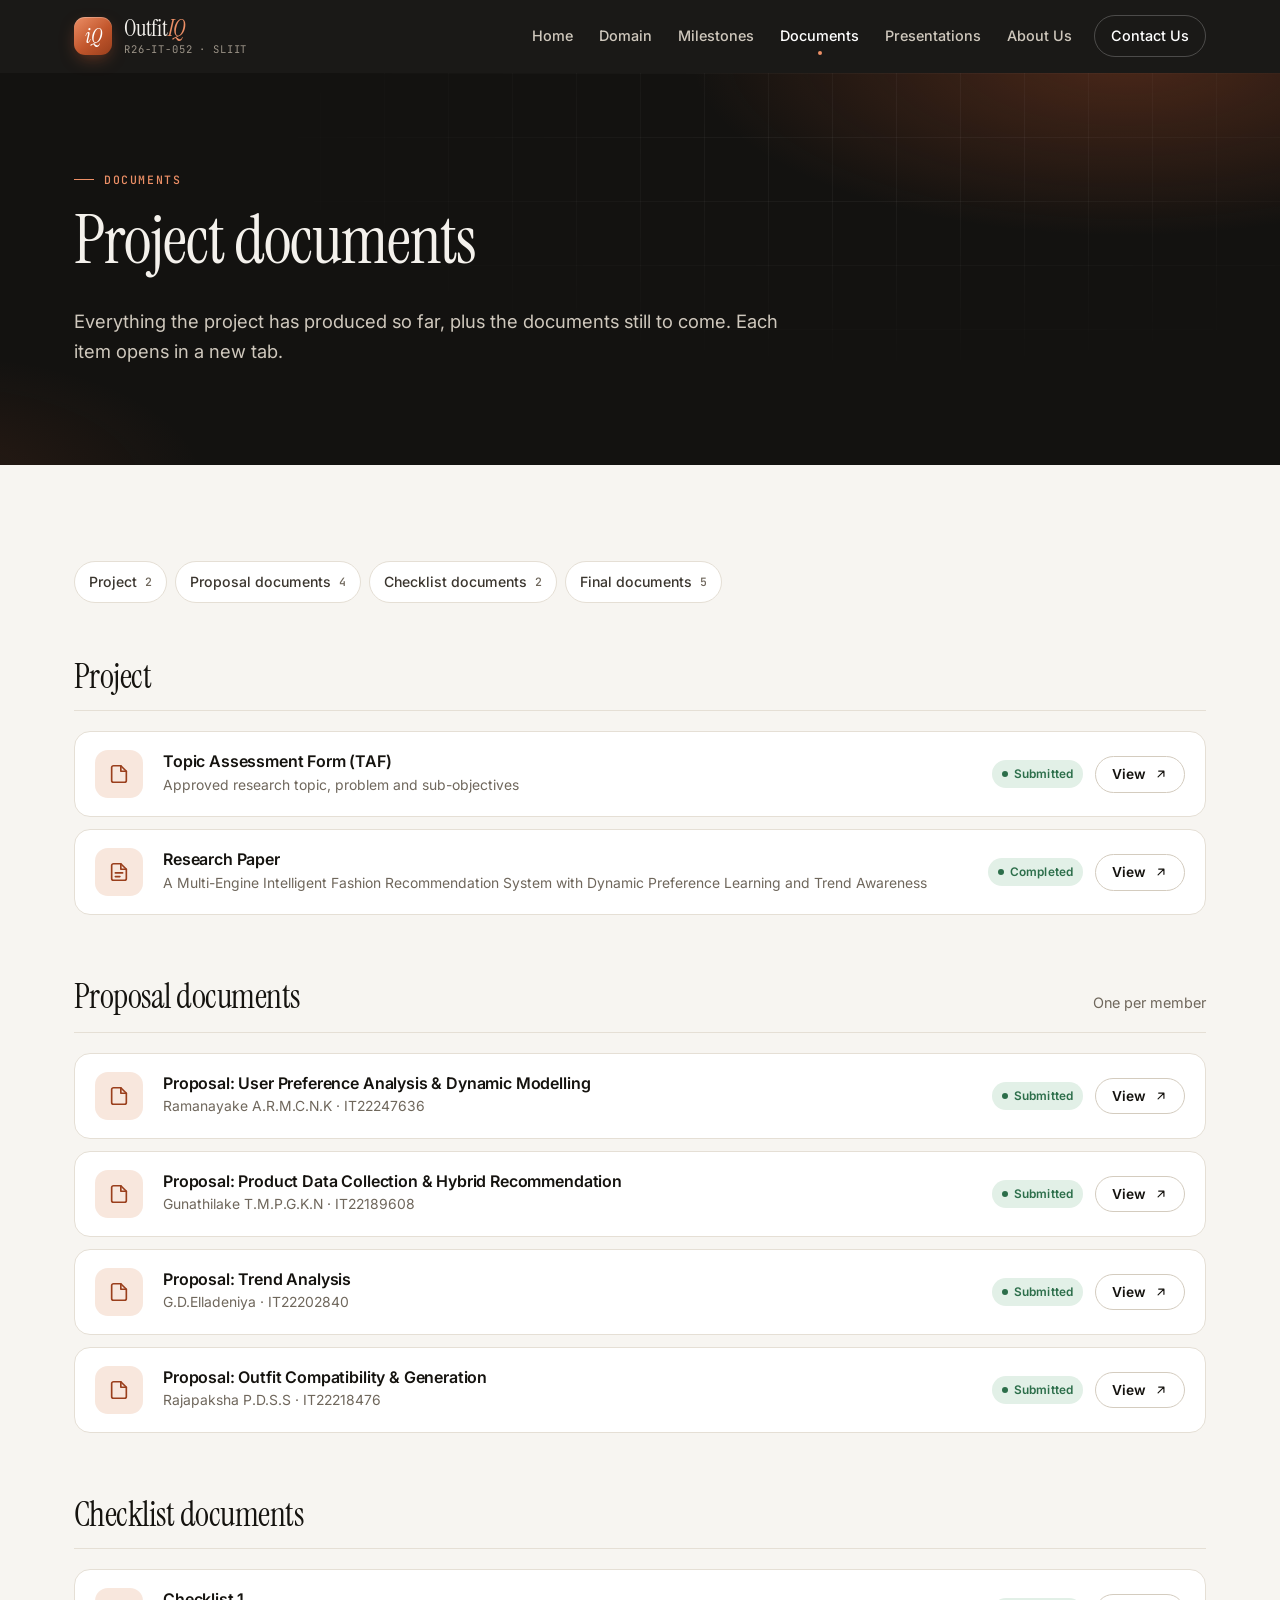
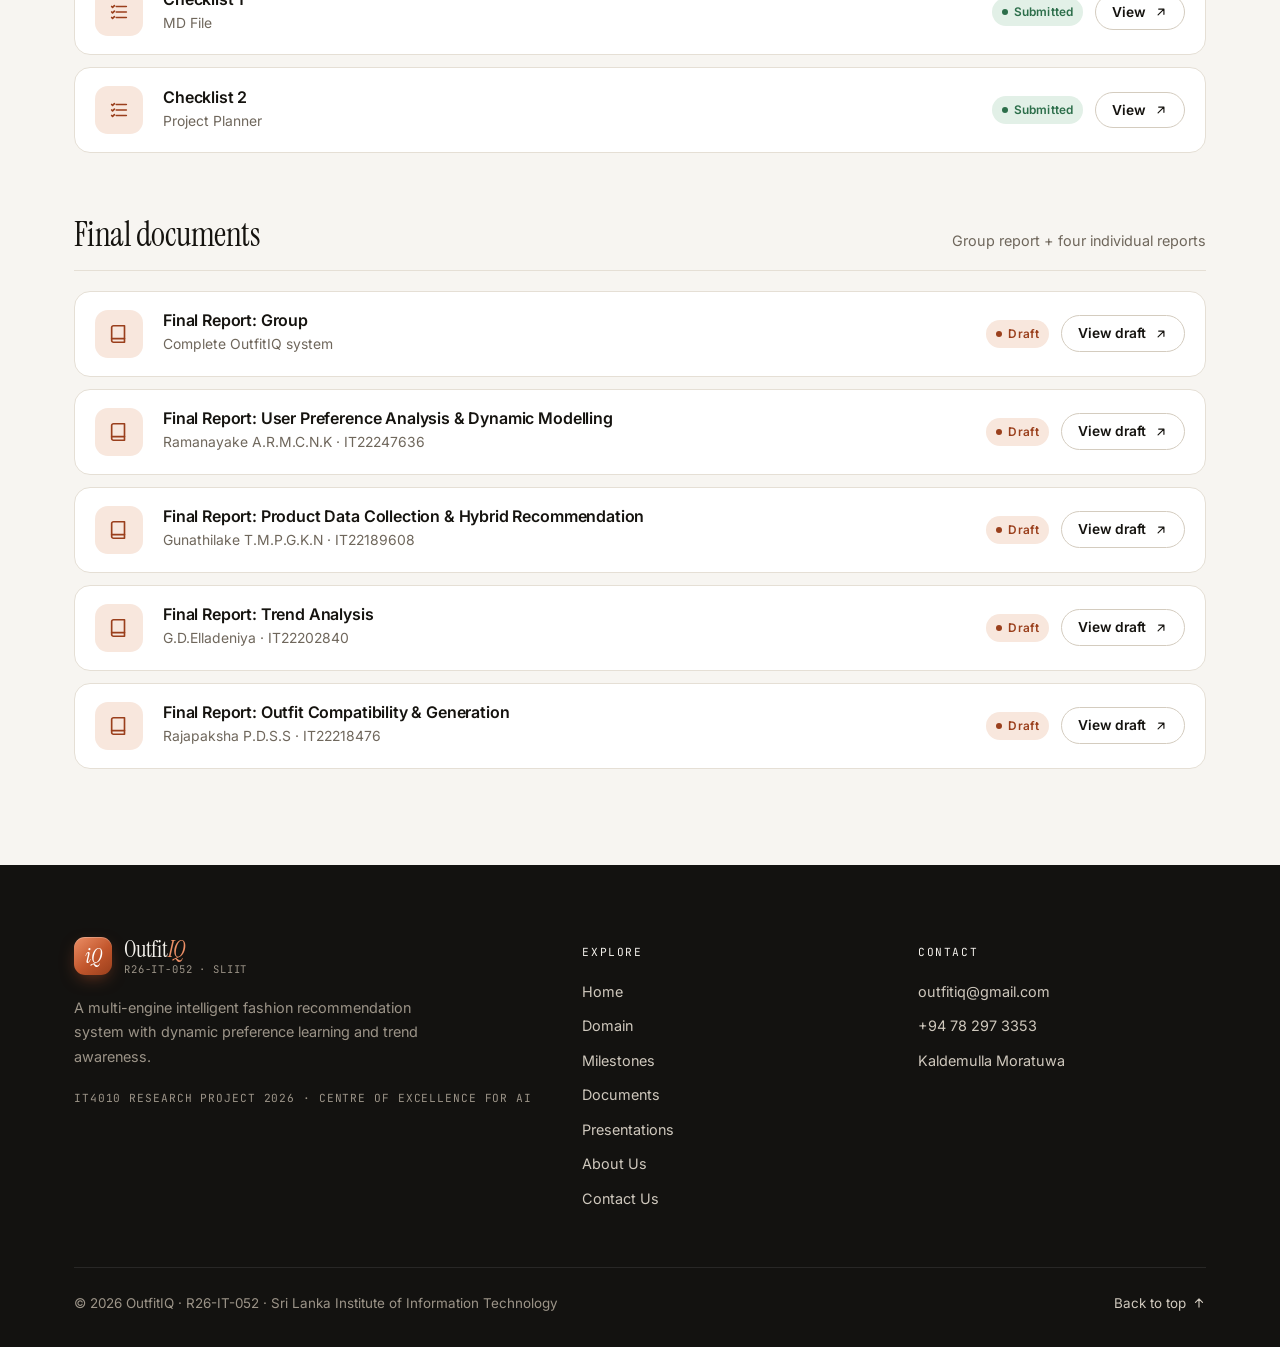
<file: documents.html>
<!doctype html>
<html lang="en">
<head>
  <meta charset="utf-8">
  <meta name="viewport" content="width=device-width, initial-scale=1">
  <title>Documents | OutfitIQ R26-IT-052</title>
  <meta name="description" content="Project documents for OutfitIQ (R26-IT-052): topic assessment, project charter, proposals, checklists, research paper and final reports.">
  <meta name="theme-color" content="#131210">
  <link rel="icon" href="data:image/svg+xml,%3Csvg xmlns='http://www.w3.org/2000/svg' viewBox='0 0 64 64'%3E%3Crect width='64' height='64' rx='16' fill='%23c2562c'/%3E%3Ctext x='32' y='44' font-family='Georgia,serif' font-style='italic' font-size='34' text-anchor='middle' fill='white'%3EiQ%3C/text%3E%3C/svg%3E">
  <script>document.documentElement.classList.add("js");</script>
  <link rel="preconnect" href="https://fonts.googleapis.com">
  <link rel="preconnect" href="https://fonts.gstatic.com" crossorigin>
  <link href="https://fonts.googleapis.com/css2?family=Instrument+Serif:ital@0;1&family=Inter:wght@400;500;600;700&family=JetBrains+Mono:wght@400;500&display=swap" rel="stylesheet">
  <link rel="stylesheet" href="assets/css/style.css">
</head>
<body>
  <a class="skip-link" href="#main">Skip to content</a>

  <header class="site-header">
    <nav class="container nav" aria-label="Main">
      <a class="brand" href="index.html">
        <span class="brand-mark" aria-hidden="true">iQ</span>
        <span class="brand-text"><span class="brand-name">Outfit<em>IQ</em></span><span class="brand-id">R26-IT-052 · SLIIT</span></span>
      </a>
      <button class="nav-toggle" type="button" aria-label="Open menu" aria-expanded="false" aria-controls="nav-links">
        <svg class="icon-open" width="20" height="20" viewBox="0 0 24 24" fill="none" stroke="currentColor" stroke-width="2" stroke-linecap="round" aria-hidden="true"><path d="M4 7h16M4 12h16M4 17h16"/></svg>
        <svg class="icon-close" width="20" height="20" viewBox="0 0 24 24" fill="none" stroke="currentColor" stroke-width="2" stroke-linecap="round" aria-hidden="true"><path d="M6 6l12 12M18 6L6 18"/></svg>
      </button>
      <ul class="nav-links" id="nav-links">
        <li><a href="index.html">Home</a></li>
        <li><a href="domain.html">Domain</a></li>
        <li><a href="milestones.html">Milestones</a></li>
        <li><a href="documents.html" aria-current="page">Documents</a></li>
        <li><a href="presentations.html">Presentations</a></li>
        <li><a href="about.html">About Us</a></li>
        <li><a class="nav-cta" href="contact.html">Contact Us</a></li>
      </ul>
    </nav>
  </header>

  <main id="main">
    <section class="page-hero">
      <div class="container reveal">
        <span class="eyebrow">Documents</span>
        <h1>Project documents</h1>
        <p class="lead">Everything the project has produced so far, plus the documents still to come. Each item opens in a new tab.</p>
      </div>
    </section>

    <section class="section">
      <div class="container">
        <!-- To publish a document: replace the <span class="btn" aria-disabled="true">…</span>
             with <a class="btn btn-sm btn-ghost" href="LINK" target="_blank" rel="noopener">View</a> -->

        <nav class="doc-nav" aria-label="Document groups">
          <a href="#project">Project <span>2</span></a>
          <a href="#proposals">Proposal documents <span>4</span></a>
          <a href="#checklists">Checklist documents <span>2</span></a>
          <a href="#final">Final documents <span>5</span></a>
        </nav>

        <div class="doc-group" id="project">
          <div class="group-title"><h2>Project</h2></div>
          <div class="doc-list reveal-stagger">
            <article class="doc">
              <span class="doc-icon"><svg width="22" height="22" viewBox="0 0 24 24" fill="none" stroke="currentColor" stroke-width="1.8" stroke-linecap="round" stroke-linejoin="round" aria-hidden="true"><path d="M14 3H6a2 2 0 0 0-2 2v14a2 2 0 0 0 2 2h12a2 2 0 0 0 2-2V9z"/><path d="M14 3v6h6"/></svg></span>
              <div><h3>Topic Assessment Form (TAF)</h3><p>Approved research topic, problem and sub-objectives</p></div>
              <div class="doc-actions"><span class="badge badge-ok">Submitted</span><a class="btn btn-sm btn-ghost" href="https://mysliit-my.sharepoint.com/:b:/g/personal/it22218476_my_sliit_lk/IQDwlaywM6kgR5LTjuCQfuE4AX2f8-utuosEwYL4PemWDCM?e=jc14Rc" target="_blank" rel="noopener">View <svg width="14" height="14" viewBox="0 0 24 24" fill="none" stroke="currentColor" stroke-width="2" stroke-linecap="round" stroke-linejoin="round" aria-hidden="true"><path d="M7 17L17 7M8 7h9v9"/></svg></a></div>
            </article>
            <article class="doc">
              <span class="doc-icon"><svg width="22" height="22" viewBox="0 0 24 24" fill="none" stroke="currentColor" stroke-width="1.8" stroke-linecap="round" stroke-linejoin="round" aria-hidden="true"><path d="M14 3H6a2 2 0 0 0-2 2v14a2 2 0 0 0 2 2h12a2 2 0 0 0 2-2V9z"/><path d="M14 3v6h6"/><path d="M8 13h8M8 17h5"/></svg></span>
              <div><h3>Research Paper</h3><p>A Multi-Engine Intelligent Fashion Recommendation System with Dynamic Preference Learning and Trend Awareness</p></div>
              <div class="doc-actions"><span class="badge badge-ok">Completed</span><a class="btn btn-sm btn-ghost" href="https://mysliit-my.sharepoint.com/:b:/g/personal/it22218476_my_sliit_lk/IQADYRApb5u1SKWXZLhC2FiuAcVpWNCs8OYYdYqP8p604Rw?e=FLsAWr" target="_blank" rel="noopener">View <svg width="14" height="14" viewBox="0 0 24 24" fill="none" stroke="currentColor" stroke-width="2" stroke-linecap="round" stroke-linejoin="round" aria-hidden="true"><path d="M7 17L17 7M8 7h9v9"/></svg></a></div>
            </article>
          </div>
        </div>

        <div class="doc-group" id="proposals">
          <div class="group-title"><h2>Proposal documents</h2><span class="muted">One per member</span></div>
          <div class="doc-list reveal-stagger">
            <article class="doc">
              <span class="doc-icon"><svg width="22" height="22" viewBox="0 0 24 24" fill="none" stroke="currentColor" stroke-width="1.8" stroke-linecap="round" stroke-linejoin="round" aria-hidden="true"><path d="M14 3H6a2 2 0 0 0-2 2v14a2 2 0 0 0 2 2h12a2 2 0 0 0 2-2V9z"/><path d="M14 3v6h6"/></svg></span>
              <div><h3>Proposal: User Preference Analysis &amp; Dynamic Modelling</h3><p>Ramanayake A.R.M.C.N.K · IT22247636</p></div>
              <div class="doc-actions"><span class="badge badge-ok">Submitted</span><a class="btn btn-sm btn-ghost" href="https://mysliit-my.sharepoint.com/:b:/g/personal/it22218476_my_sliit_lk/IQC7qPbjCJ6pR4nTgje95dRlAdeLKBI2FPq5WSpxZ8kGIYY?e=bpu462" target="_blank" rel="noopener">View <svg width="14" height="14" viewBox="0 0 24 24" fill="none" stroke="currentColor" stroke-width="2" stroke-linecap="round" stroke-linejoin="round" aria-hidden="true"><path d="M7 17L17 7M8 7h9v9"/></svg></a></div>
            </article>
            <article class="doc">
              <span class="doc-icon"><svg width="22" height="22" viewBox="0 0 24 24" fill="none" stroke="currentColor" stroke-width="1.8" stroke-linecap="round" stroke-linejoin="round" aria-hidden="true"><path d="M14 3H6a2 2 0 0 0-2 2v14a2 2 0 0 0 2 2h12a2 2 0 0 0 2-2V9z"/><path d="M14 3v6h6"/></svg></span>
              <div><h3>Proposal: Product Data Collection &amp; Hybrid Recommendation</h3><p>Gunathilake T.M.P.G.K.N · IT22189608</p></div>
              <div class="doc-actions"><span class="badge badge-ok">Submitted</span><a class="btn btn-sm btn-ghost" href="https://mysliit-my.sharepoint.com/:b:/g/personal/it22218476_my_sliit_lk/IQBEqOAcCLAIQ69UdP_RU5Z4AblbC2gCcfses3eLJQ_XUcY?e=qasTZa" target="_blank" rel="noopener">View <svg width="14" height="14" viewBox="0 0 24 24" fill="none" stroke="currentColor" stroke-width="2" stroke-linecap="round" stroke-linejoin="round" aria-hidden="true"><path d="M7 17L17 7M8 7h9v9"/></svg></a></div>
            </article>
            <article class="doc">
              <span class="doc-icon"><svg width="22" height="22" viewBox="0 0 24 24" fill="none" stroke="currentColor" stroke-width="1.8" stroke-linecap="round" stroke-linejoin="round" aria-hidden="true"><path d="M14 3H6a2 2 0 0 0-2 2v14a2 2 0 0 0 2 2h12a2 2 0 0 0 2-2V9z"/><path d="M14 3v6h6"/></svg></span>
              <div><h3>Proposal: Trend Analysis</h3><p>G.D.Elladeniya · IT22202840</p></div>
              <div class="doc-actions"><span class="badge badge-ok">Submitted</span><a class="btn btn-sm btn-ghost" href="https://mysliit-my.sharepoint.com/:b:/g/personal/it22218476_my_sliit_lk/IQC4mfI4zW8PQKGkD2xCTyQxAWT0kNZs79psAFF-2YZO6LA?e=R8lqQL" target="_blank" rel="noopener">View <svg width="14" height="14" viewBox="0 0 24 24" fill="none" stroke="currentColor" stroke-width="2" stroke-linecap="round" stroke-linejoin="round" aria-hidden="true"><path d="M7 17L17 7M8 7h9v9"/></svg></a></div>
            </article>
            <article class="doc">
              <span class="doc-icon"><svg width="22" height="22" viewBox="0 0 24 24" fill="none" stroke="currentColor" stroke-width="1.8" stroke-linecap="round" stroke-linejoin="round" aria-hidden="true"><path d="M14 3H6a2 2 0 0 0-2 2v14a2 2 0 0 0 2 2h12a2 2 0 0 0 2-2V9z"/><path d="M14 3v6h6"/></svg></span>
              <div><h3>Proposal: Outfit Compatibility &amp; Generation</h3><p>Rajapaksha P.D.S.S · IT22218476</p></div>
              <div class="doc-actions"><span class="badge badge-ok">Submitted</span><a class="btn btn-sm btn-ghost" href="https://mysliit-my.sharepoint.com/:b:/g/personal/it22218476_my_sliit_lk/IQB8F3fcgu_tQr8vddDCqHudARGhFaLWfW6wtR1BhaTaLXw?e=QouKKp" target="_blank" rel="noopener">View <svg width="14" height="14" viewBox="0 0 24 24" fill="none" stroke="currentColor" stroke-width="2" stroke-linecap="round" stroke-linejoin="round" aria-hidden="true"><path d="M7 17L17 7M8 7h9v9"/></svg></a></div>
            </article>
          </div>
        </div>

        <div class="doc-group" id="checklists">
          <div class="group-title"><h2>Checklist documents</h2></div>
          <div class="doc-list reveal-stagger">
            <article class="doc">
              <span class="doc-icon"><svg width="22" height="22" viewBox="0 0 24 24" fill="none" stroke="currentColor" stroke-width="1.8" stroke-linecap="round" stroke-linejoin="round" aria-hidden="true"><path d="M9 6h11M9 12h11M9 18h11"/><path d="M4 6l1 1 2-2M4 12l1 1 2-2M4 18l1 1 2-2"/></svg></span>
              <div><h3>Checklist 1</h3><p>MD File</p></div>
              <div class="doc-actions"><span class="badge badge-ok">Submitted</span><a class="btn btn-sm btn-ghost" href="https://mysliit.sharepoint.com/:t:/s/CDAPSubmissionCloud/IQD9KWq4OX6URpvQtpDao5B7Aas6H82wPvHuDJnFtQEDBzY?e=HkZmbR" target="_blank" rel="noopener">View <svg width="14" height="14" viewBox="0 0 24 24" fill="none" stroke="currentColor" stroke-width="2" stroke-linecap="round" stroke-linejoin="round" aria-hidden="true"><path d="M7 17L17 7M8 7h9v9"/></svg></a></div>
            </article>
            <article class="doc">
              <span class="doc-icon"><svg width="22" height="22" viewBox="0 0 24 24" fill="none" stroke="currentColor" stroke-width="1.8" stroke-linecap="round" stroke-linejoin="round" aria-hidden="true"><path d="M9 6h11M9 12h11M9 18h11"/><path d="M4 6l1 1 2-2M4 12l1 1 2-2M4 18l1 1 2-2"/></svg></span>
              <div><h3>Checklist 2</h3><p>Project Planner</p></div>
              <div class="doc-actions"><span class="badge badge-ok">Submitted</span><a class="btn btn-sm btn-ghost" href="https://mysliit.sharepoint.com/:x:/s/CDAPSubmissionCloud/IQCp7vzX5mQBQ6BVqI6f3HPfAQaLU_f7DNuPxKSKPpXxnXc?e=Zi4n8I" target="_blank" rel="noopener">View <svg width="14" height="14" viewBox="0 0 24 24" fill="none" stroke="currentColor" stroke-width="2" stroke-linecap="round" stroke-linejoin="round" aria-hidden="true"><path d="M7 17L17 7M8 7h9v9"/></svg></a></div>
            </article>
          </div>
        </div>

        <div class="doc-group" id="final">
          <div class="group-title"><h2>Final documents</h2><span class="muted">Group report + four individual reports</span></div>
          <div class="doc-list reveal-stagger">
            <article class="doc">
              <span class="doc-icon"><svg width="22" height="22" viewBox="0 0 24 24" fill="none" stroke="currentColor" stroke-width="1.8" stroke-linecap="round" stroke-linejoin="round" aria-hidden="true"><path d="M4 19V5a2 2 0 0 1 2-2h12v18H6a2 2 0 0 1-2-2z"/><path d="M4 17h14"/></svg></span>
              <div><h3>Final Report: Group</h3><p>Complete OutfitIQ system</p></div>
              <div class="doc-actions"><span class="badge badge-accent">Draft</span><a class="btn btn-sm btn-ghost" href="https://mysliit.sharepoint.com/:b:/s/CDAPSubmissionCloud/IQCsDUFNy_O5TqITPZximzaJAVZWnntLYaxIupmTSIQJpkw?e=zVJcqw" target="_blank" rel="noopener">View draft <svg width="14" height="14" viewBox="0 0 24 24" fill="none" stroke="currentColor" stroke-width="2" stroke-linecap="round" stroke-linejoin="round" aria-hidden="true"><path d="M7 17L17 7M8 7h9v9"/></svg></a></div>
            </article>
            <article class="doc">
              <span class="doc-icon"><svg width="22" height="22" viewBox="0 0 24 24" fill="none" stroke="currentColor" stroke-width="1.8" stroke-linecap="round" stroke-linejoin="round" aria-hidden="true"><path d="M4 19V5a2 2 0 0 1 2-2h12v18H6a2 2 0 0 1-2-2z"/><path d="M4 17h14"/></svg></span>
              <div><h3>Final Report: User Preference Analysis &amp; Dynamic Modelling</h3><p>Ramanayake A.R.M.C.N.K · IT22247636</p></div>
              <div class="doc-actions"><span class="badge badge-accent">Draft</span><a class="btn btn-sm btn-ghost" href="https://mysliit.sharepoint.com/:b:/s/CDAPSubmissionCloud/IQD5VbKGfyQDTqQo7hbCvOToAZq-bGNo2b0g43DOGoDhwtk?e=lPkivk" target="_blank" rel="noopener">View draft <svg width="14" height="14" viewBox="0 0 24 24" fill="none" stroke="currentColor" stroke-width="2" stroke-linecap="round" stroke-linejoin="round" aria-hidden="true"><path d="M7 17L17 7M8 7h9v9"/></svg></a></div>
            </article>
            <article class="doc">
              <span class="doc-icon"><svg width="22" height="22" viewBox="0 0 24 24" fill="none" stroke="currentColor" stroke-width="1.8" stroke-linecap="round" stroke-linejoin="round" aria-hidden="true"><path d="M4 19V5a2 2 0 0 1 2-2h12v18H6a2 2 0 0 1-2-2z"/><path d="M4 17h14"/></svg></span>
              <div><h3>Final Report: Product Data Collection &amp; Hybrid Recommendation</h3><p>Gunathilake T.M.P.G.K.N · IT22189608</p></div>
              <div class="doc-actions"><span class="badge badge-accent">Draft</span><a class="btn btn-sm btn-ghost" href="https://mysliit.sharepoint.com/:b:/s/CDAPSubmissionCloud/IQDpVjti2CesRZl69_vuyI3GAQ2A3MmHSe4pBdGGX1pWeac?e=m6beLw" target="_blank" rel="noopener">View draft <svg width="14" height="14" viewBox="0 0 24 24" fill="none" stroke="currentColor" stroke-width="2" stroke-linecap="round" stroke-linejoin="round" aria-hidden="true"><path d="M7 17L17 7M8 7h9v9"/></svg></a></div>
            </article>
            <article class="doc">
              <span class="doc-icon"><svg width="22" height="22" viewBox="0 0 24 24" fill="none" stroke="currentColor" stroke-width="1.8" stroke-linecap="round" stroke-linejoin="round" aria-hidden="true"><path d="M4 19V5a2 2 0 0 1 2-2h12v18H6a2 2 0 0 1-2-2z"/><path d="M4 17h14"/></svg></span>
              <div><h3>Final Report: Trend Analysis</h3><p>G.D.Elladeniya · IT22202840</p></div>
              <div class="doc-actions"><span class="badge badge-accent">Draft</span><a class="btn btn-sm btn-ghost" href="https://mysliit.sharepoint.com/:b:/s/CDAPSubmissionCloud/IQD2MtyOpatqSJfoiomhB-C_AQ0g2HTnV1lHef3VV8sfMUg?e=c3tAFu" target="_blank" rel="noopener">View draft <svg width="14" height="14" viewBox="0 0 24 24" fill="none" stroke="currentColor" stroke-width="2" stroke-linecap="round" stroke-linejoin="round" aria-hidden="true"><path d="M7 17L17 7M8 7h9v9"/></svg></a></div>
            </article>
            <article class="doc">
              <span class="doc-icon"><svg width="22" height="22" viewBox="0 0 24 24" fill="none" stroke="currentColor" stroke-width="1.8" stroke-linecap="round" stroke-linejoin="round" aria-hidden="true"><path d="M4 19V5a2 2 0 0 1 2-2h12v18H6a2 2 0 0 1-2-2z"/><path d="M4 17h14"/></svg></span>
              <div><h3>Final Report: Outfit Compatibility &amp; Generation</h3><p>Rajapaksha P.D.S.S · IT22218476</p></div>
              <div class="doc-actions"><span class="badge badge-accent">Draft</span><a class="btn btn-sm btn-ghost" href="https://mysliit.sharepoint.com/:b:/s/CDAPSubmissionCloud/IQArxeS2bdklSapVH4W3zkPnAcYhLWyz-GfF6px9lggwcyc?e=U2daIa" target="_blank" rel="noopener">View draft <svg width="14" height="14" viewBox="0 0 24 24" fill="none" stroke="currentColor" stroke-width="2" stroke-linecap="round" stroke-linejoin="round" aria-hidden="true"><path d="M7 17L17 7M8 7h9v9"/></svg></a></div>
            </article>
          </div>
        </div>
      </div>
    </section>
  </main>

  <footer class="site-footer">
    <div class="container">
      <div class="footer-top">
        <div class="footer-brand">
          <a class="brand" href="index.html">
            <span class="brand-mark" aria-hidden="true">iQ</span>
            <span class="brand-text"><span class="brand-name">Outfit<em>IQ</em></span><span class="brand-id">R26-IT-052 · SLIIT</span></span>
          </a>
          <p>A multi-engine intelligent fashion recommendation system with dynamic preference learning and trend awareness.</p>
          <span class="footer-tag">IT4010 Research Project 2026 · Centre of Excellence for AI</span>
        </div>
        <div>
          <p class="footer-h">Explore</p>
          <ul class="footer-links">
            <li><a href="index.html">Home</a></li>
            <li><a href="domain.html">Domain</a></li>
            <li><a href="milestones.html">Milestones</a></li>
            <li><a href="documents.html">Documents</a></li>
            <li><a href="presentations.html">Presentations</a></li>
            <li><a href="about.html">About Us</a></li>
            <li><a href="contact.html">Contact Us</a></li>
          </ul>
        </div>
        <div>
          <p class="footer-h">Contact</p>
          <ul class="footer-contact">
            <li><a href="mailto:outfitiq@gmail.com">outfitiq@gmail.com</a></li>
            <li>+94 78 297 3353</li>
            <li>Kaldemulla Moratuwa</li>
          </ul>
        </div>
      </div>
      <div class="footer-bottom">
        <div>© 2026 OutfitIQ · R26-IT-052 · Sri Lanka Institute of Information Technology</div>
        <a class="to-top" href="#main">Back to top
          <svg width="14" height="14" viewBox="0 0 24 24" fill="none" stroke="currentColor" stroke-width="2" stroke-linecap="round" stroke-linejoin="round" aria-hidden="true"><path d="M12 19V5M6 11l6-6 6 6"/></svg>
        </a>
      </div>
    </div>
  </footer>

  <script src="assets/js/main.js"></script>
</body>
</html>
</file>
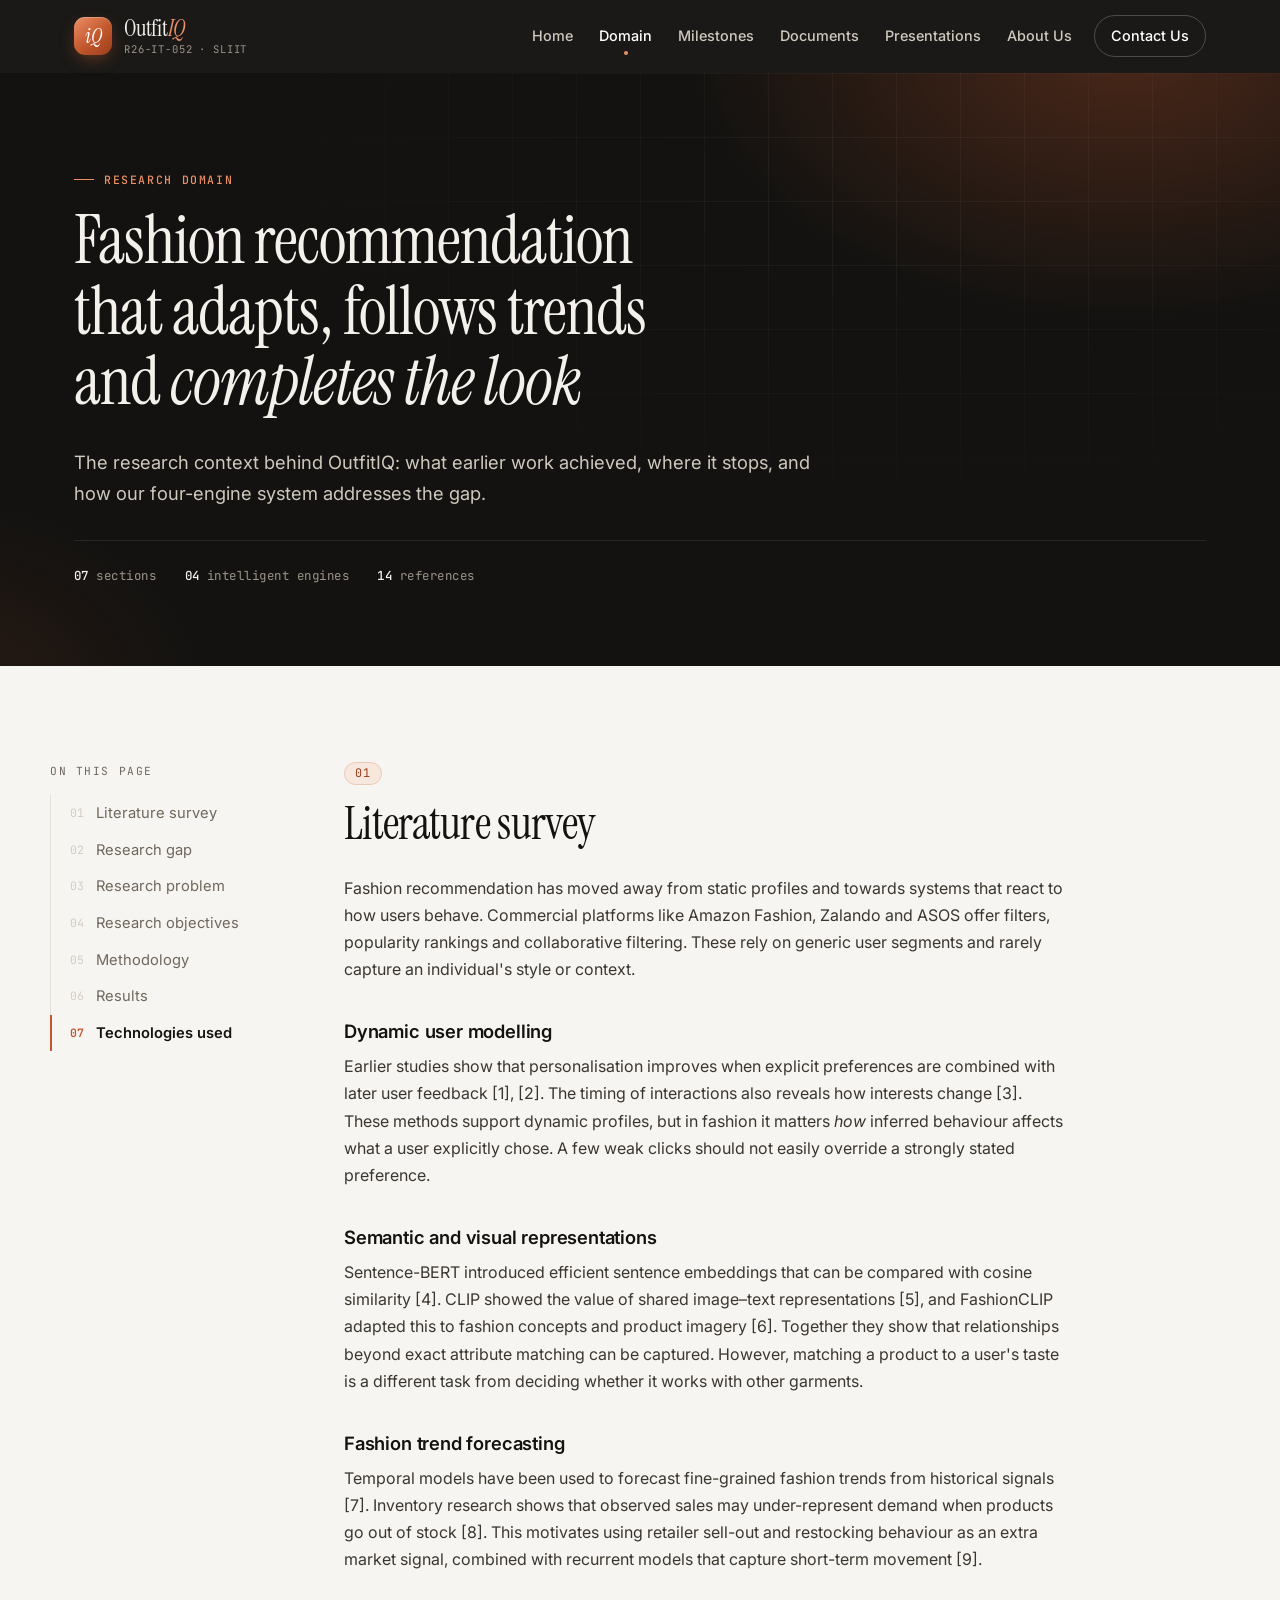
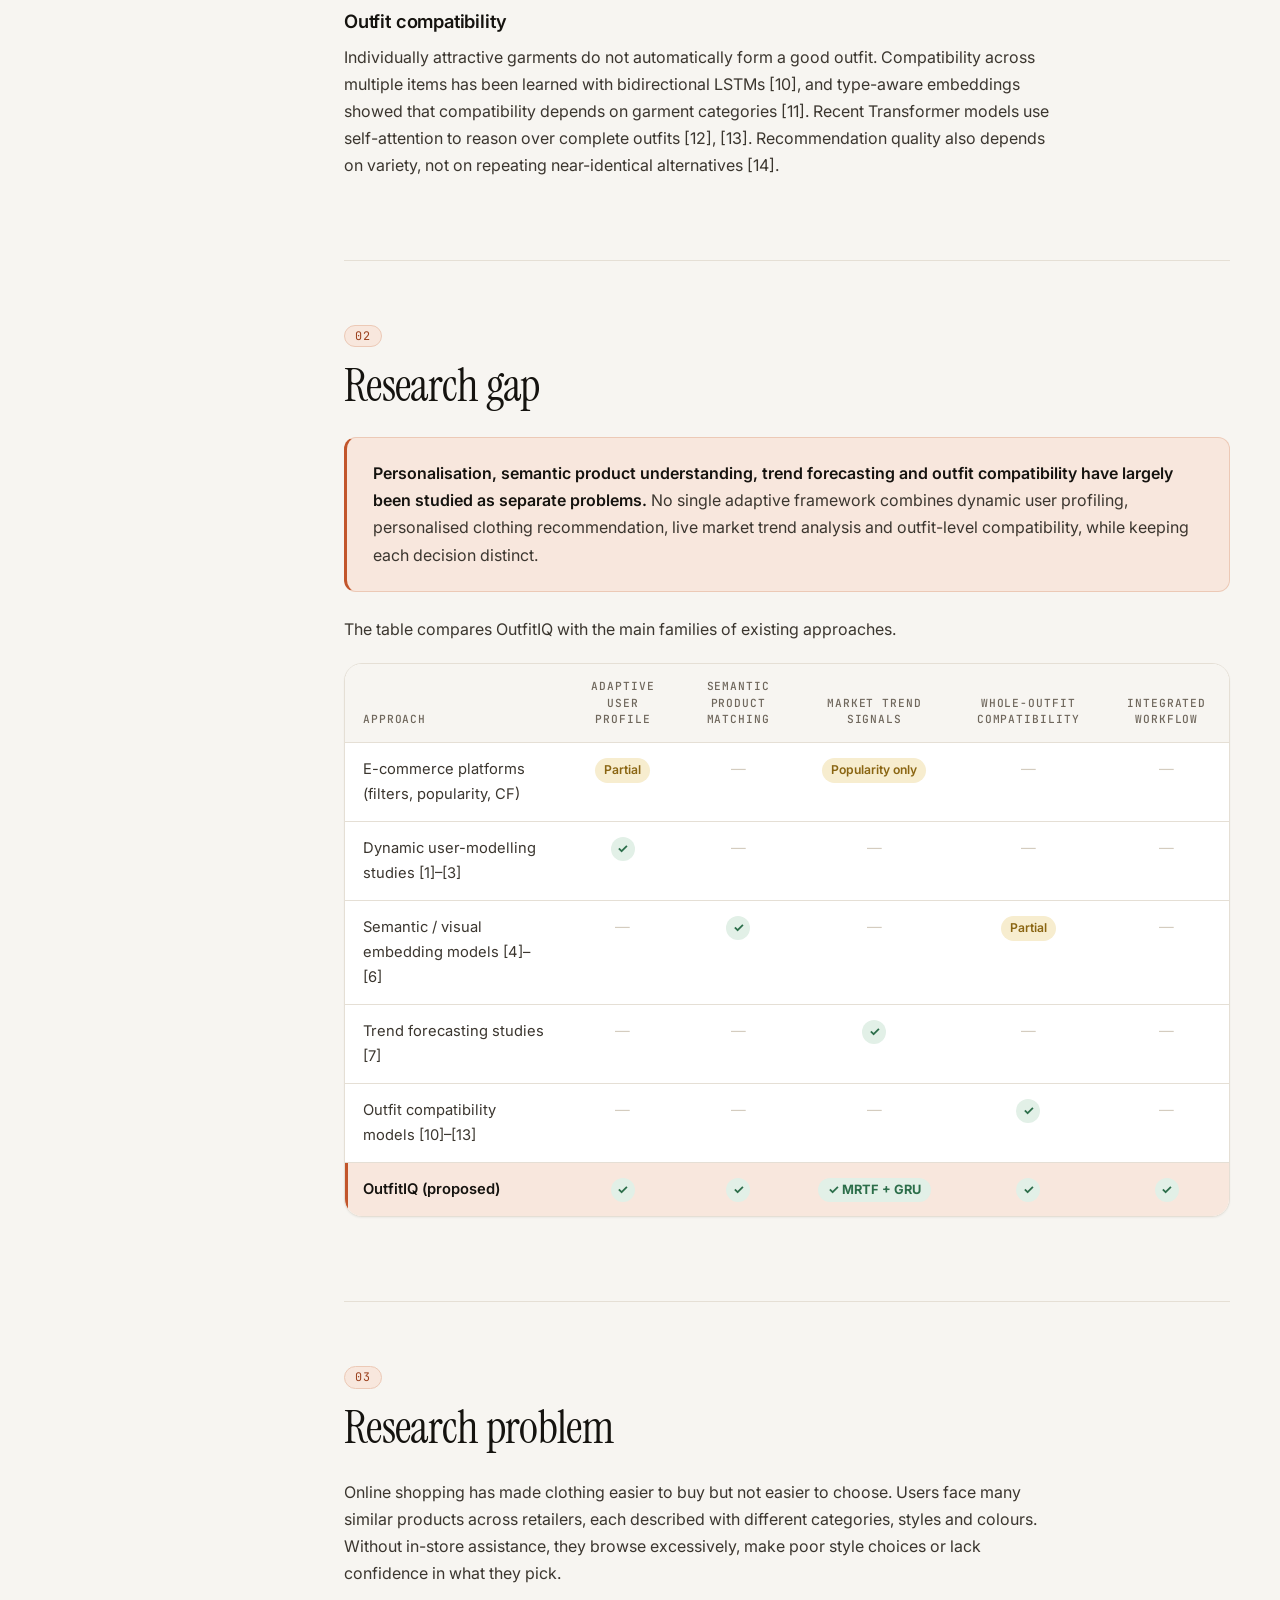
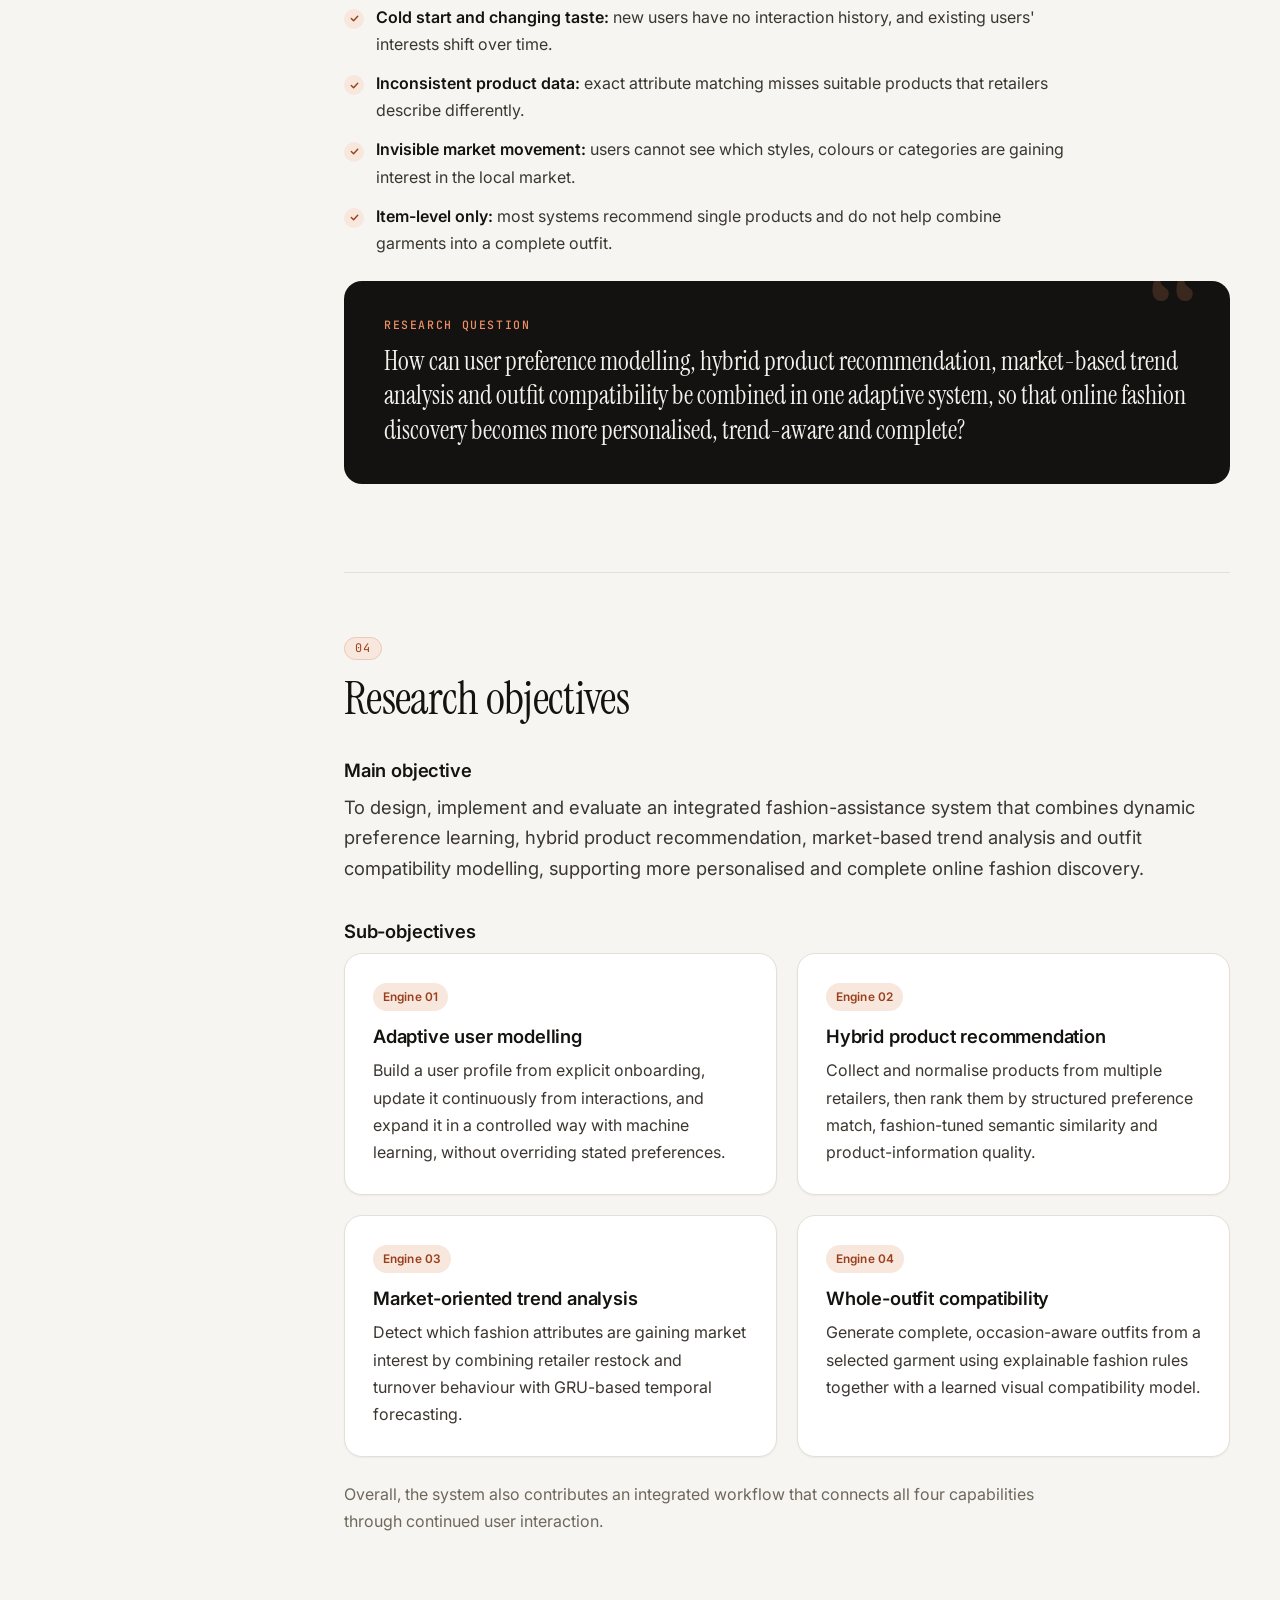
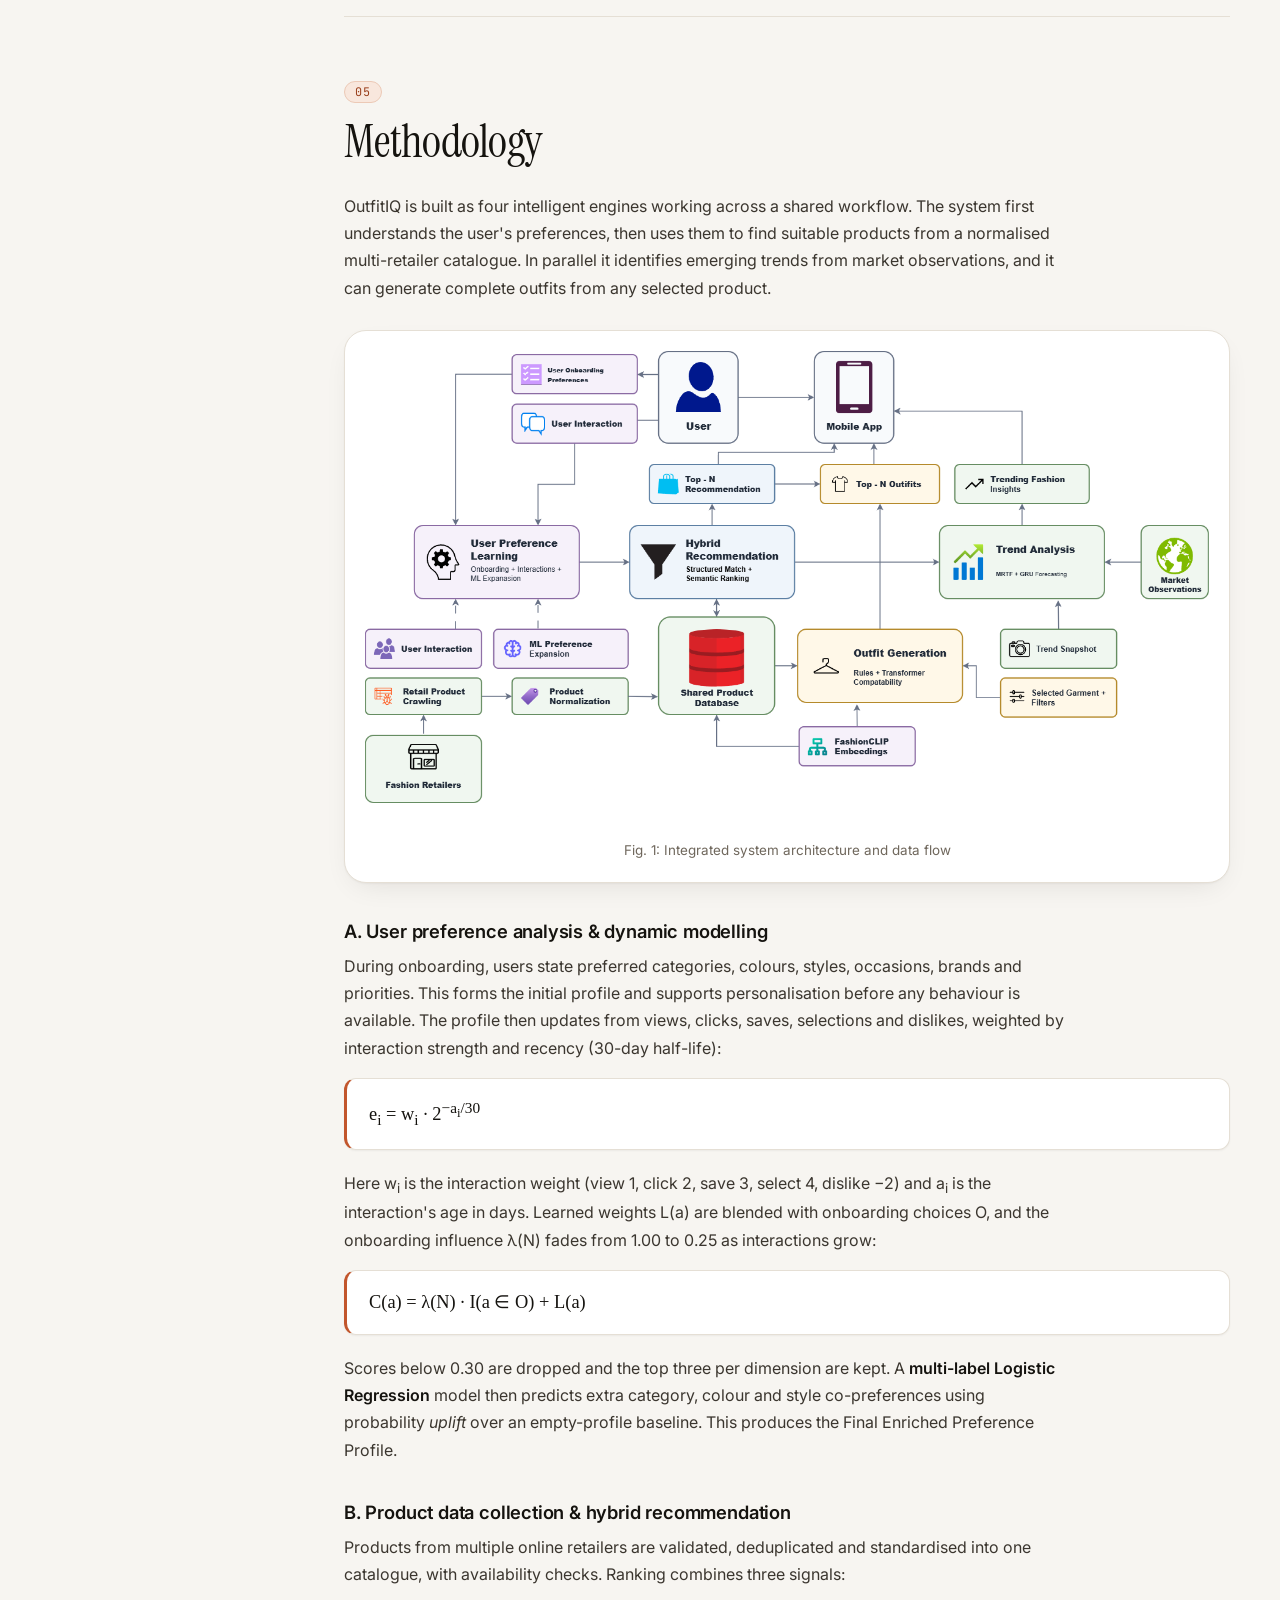
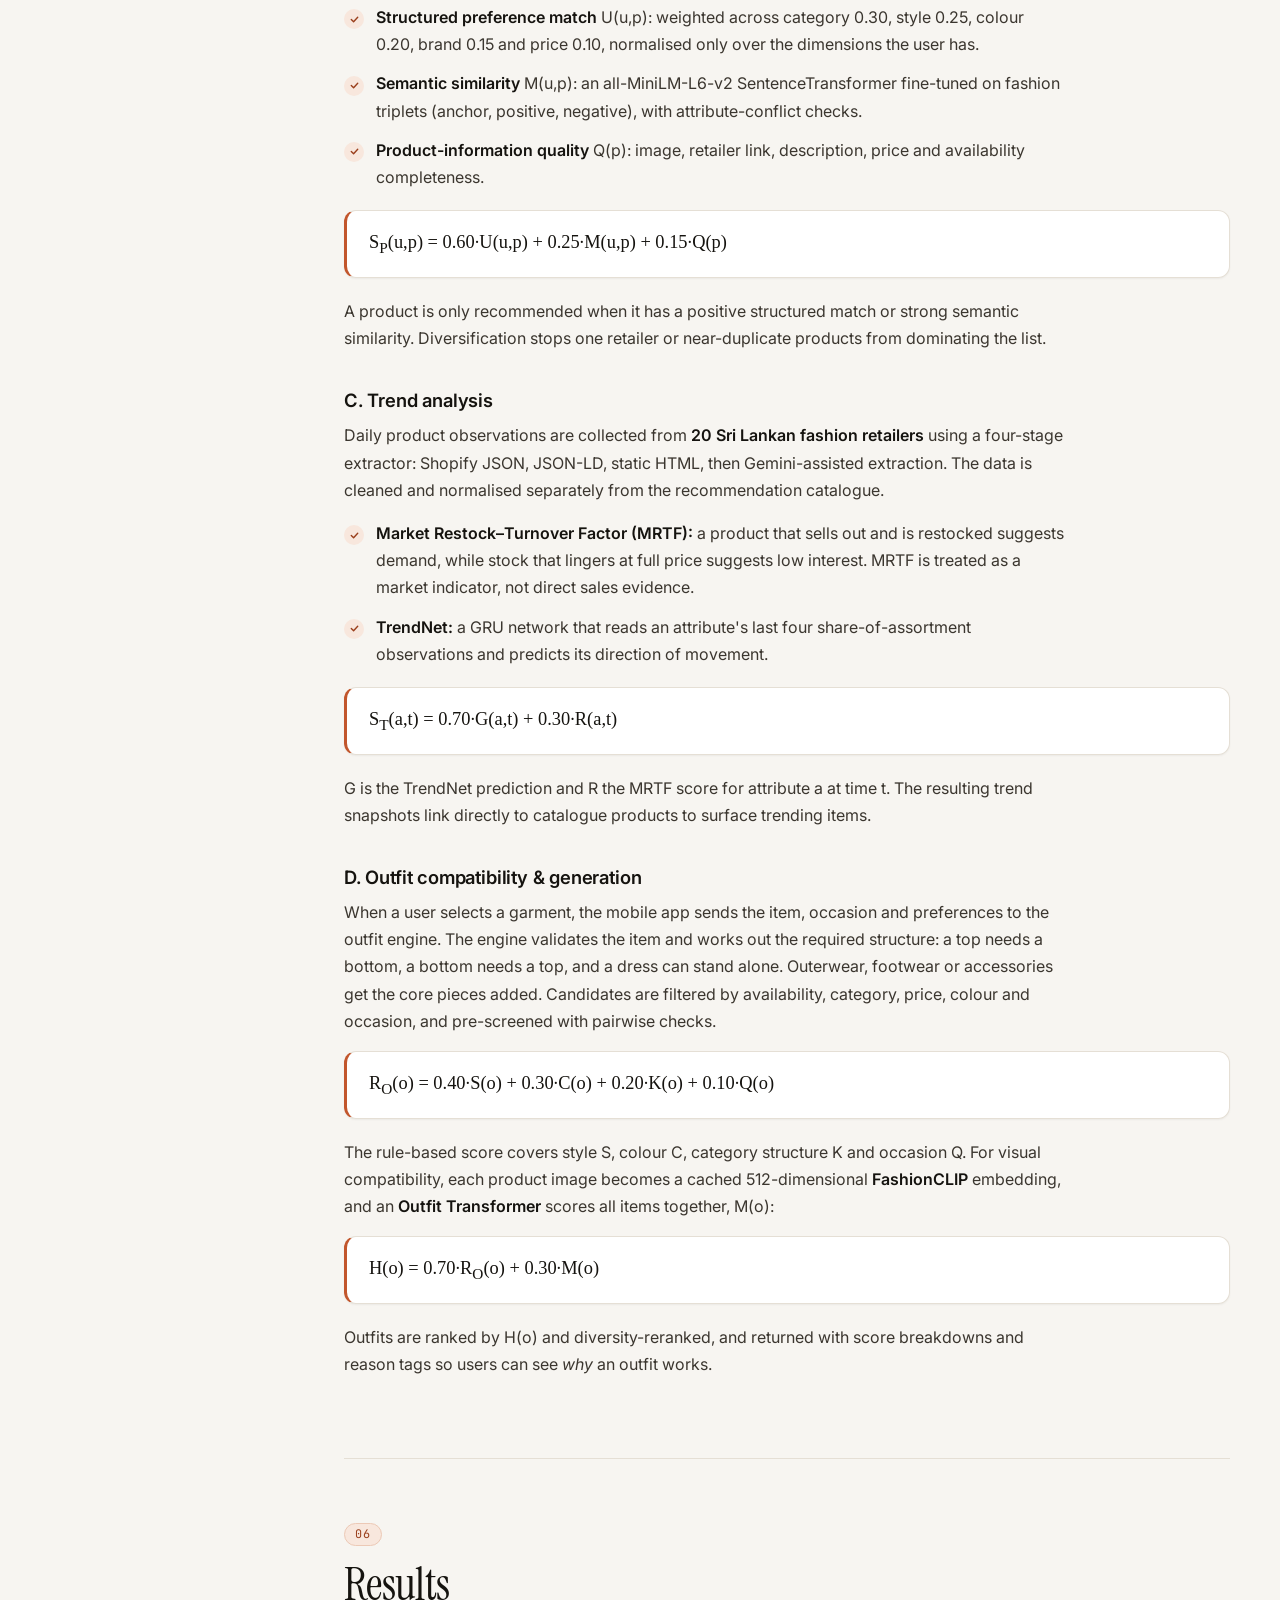
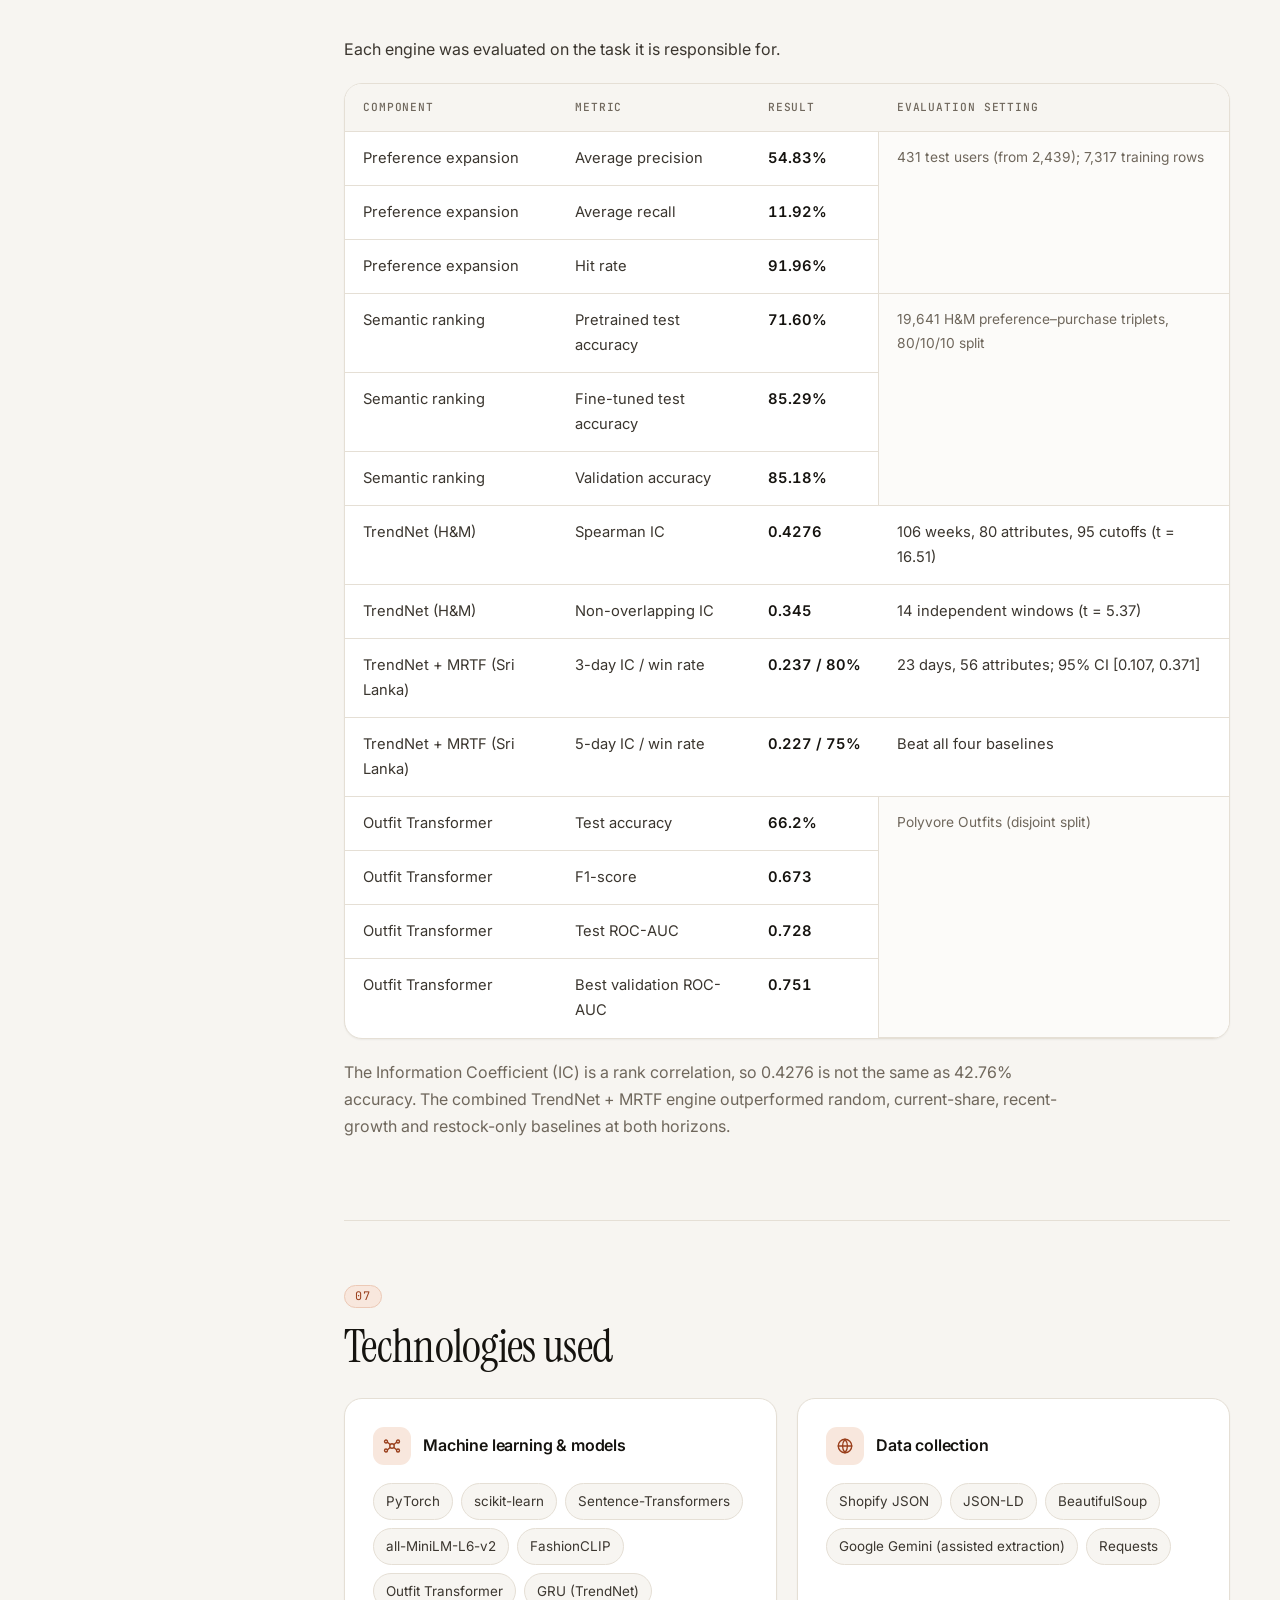
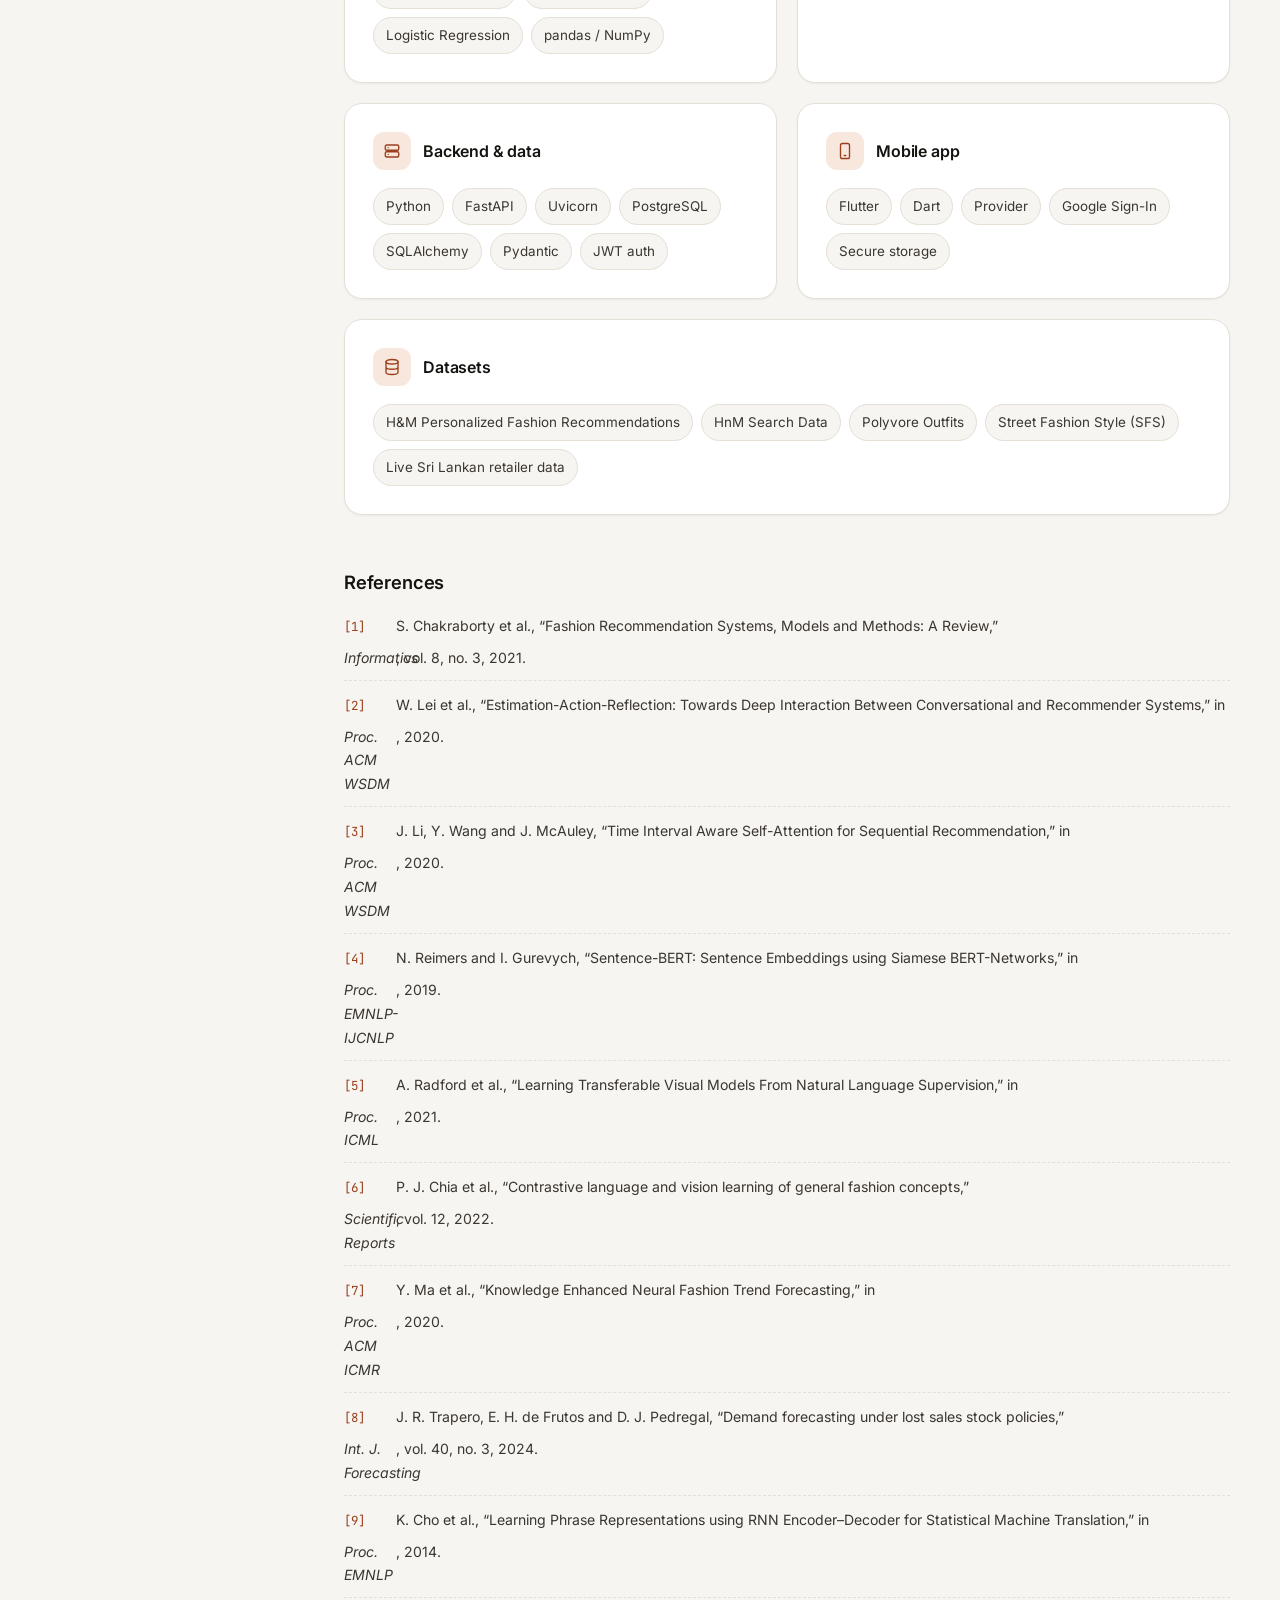
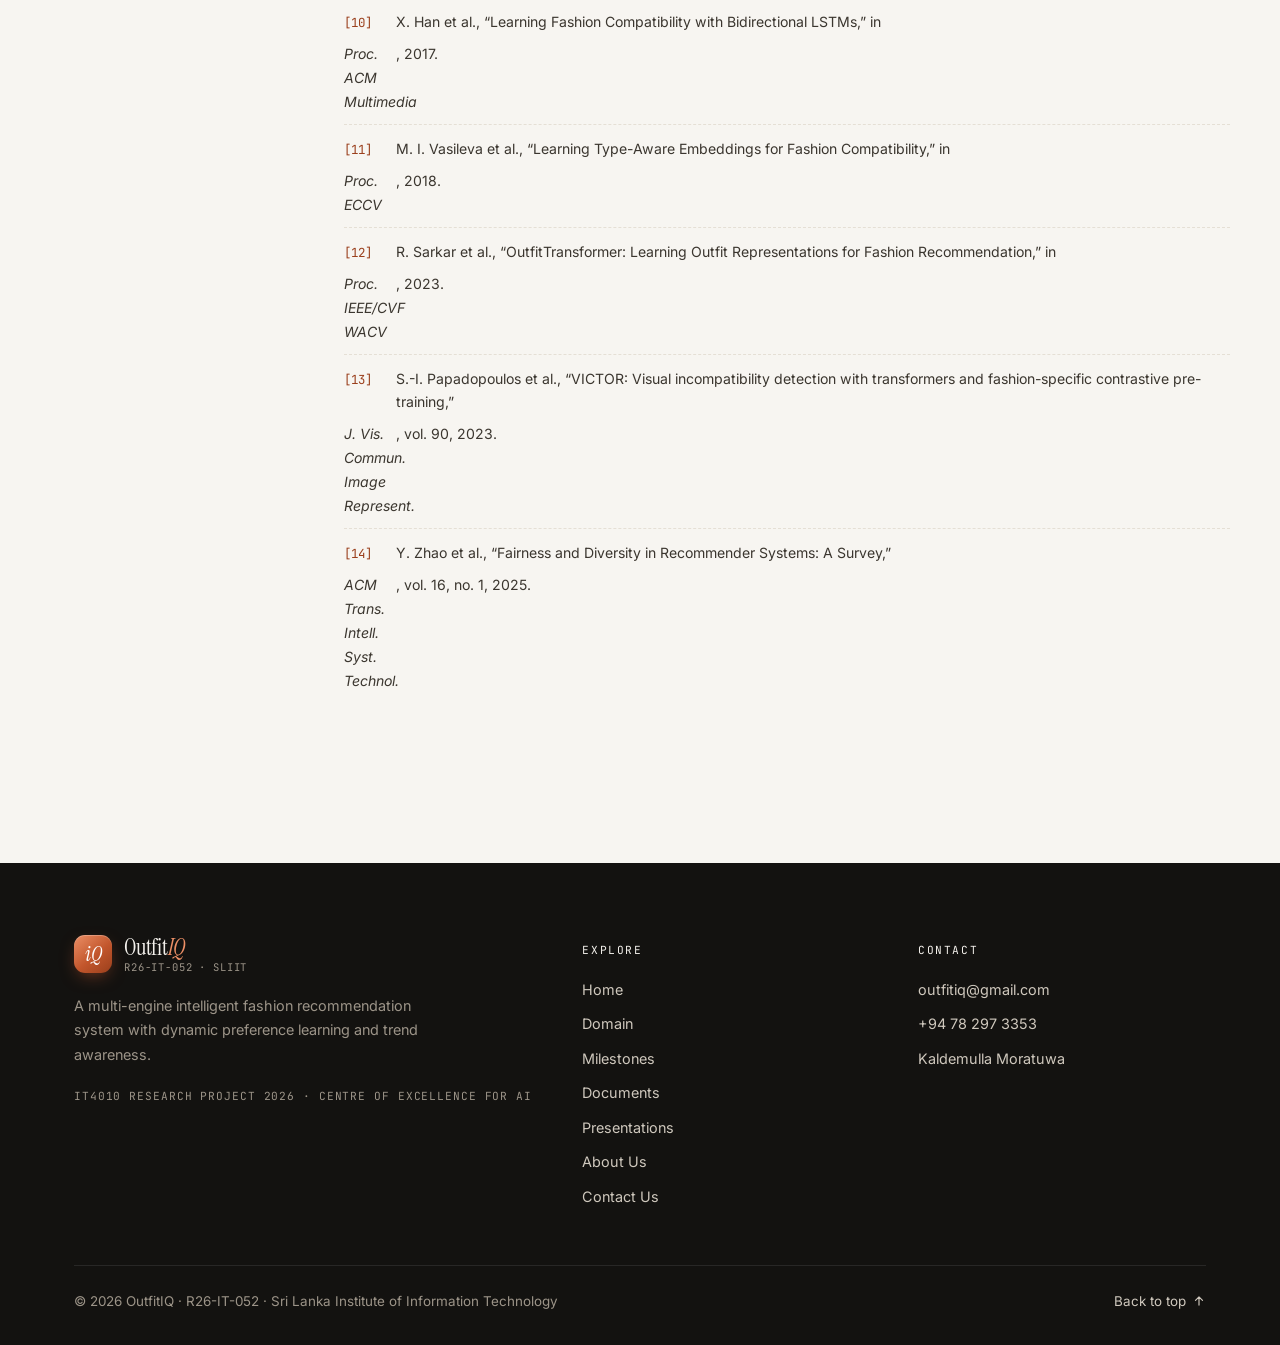
<file: domain.html>
<!doctype html>
<html lang="en">
<head>
  <meta charset="utf-8">
  <meta name="viewport" content="width=device-width, initial-scale=1">
  <title>Domain | OutfitIQ R26-IT-052</title>
  <meta name="description" content="Literature survey, research gap, research problem, objectives, methodology and technologies of the OutfitIQ fashion recommendation research project.">
  <meta name="theme-color" content="#131210">
  <link rel="icon" href="data:image/svg+xml,%3Csvg xmlns='http://www.w3.org/2000/svg' viewBox='0 0 64 64'%3E%3Crect width='64' height='64' rx='16' fill='%23c2562c'/%3E%3Ctext x='32' y='44' font-family='Georgia,serif' font-style='italic' font-size='34' text-anchor='middle' fill='white'%3EiQ%3C/text%3E%3C/svg%3E">
  <script>document.documentElement.classList.add("js");</script>
  <link rel="preconnect" href="https://fonts.googleapis.com">
  <link rel="preconnect" href="https://fonts.gstatic.com" crossorigin>
  <link href="https://fonts.googleapis.com/css2?family=Instrument+Serif:ital@0;1&family=Inter:wght@400;500;600;700&family=JetBrains+Mono:wght@400;500&display=swap" rel="stylesheet">
  <link rel="stylesheet" href="assets/css/style.css">
</head>
<body>
  <a class="skip-link" href="#main">Skip to content</a>

  <header class="site-header">
    <nav class="container nav" aria-label="Main">
      <a class="brand" href="index.html">
        <span class="brand-mark" aria-hidden="true">iQ</span>
        <span class="brand-text"><span class="brand-name">Outfit<em>IQ</em></span><span class="brand-id">R26-IT-052 · SLIIT</span></span>
      </a>
      <button class="nav-toggle" type="button" aria-label="Open menu" aria-expanded="false" aria-controls="nav-links">
        <svg class="icon-open" width="20" height="20" viewBox="0 0 24 24" fill="none" stroke="currentColor" stroke-width="2" stroke-linecap="round" aria-hidden="true"><path d="M4 7h16M4 12h16M4 17h16"/></svg>
        <svg class="icon-close" width="20" height="20" viewBox="0 0 24 24" fill="none" stroke="currentColor" stroke-width="2" stroke-linecap="round" aria-hidden="true"><path d="M6 6l12 12M18 6L6 18"/></svg>
      </button>
      <ul class="nav-links" id="nav-links">
        <li><a href="index.html">Home</a></li>
        <li><a href="domain.html" aria-current="page">Domain</a></li>
        <li><a href="milestones.html">Milestones</a></li>
        <li><a href="documents.html">Documents</a></li>
        <li><a href="presentations.html">Presentations</a></li>
        <li><a href="about.html">About Us</a></li>
        <li><a class="nav-cta" href="contact.html">Contact Us</a></li>
      </ul>
    </nav>
  </header>

  <main id="main">
    <section class="page-hero">
      <div class="container reveal">
        <span class="eyebrow">Research domain</span>
        <h1>Fashion recommendation that adapts, follows trends and <em>completes the look</em></h1>
        <p class="lead">The research context behind OutfitIQ: what earlier work achieved, where it stops, and how our four-engine system addresses the gap.</p>
        <div class="page-hero-meta">
          <span><b>07</b> sections</span>
          <span><b>04</b> intelligent engines</span>
          <span><b>14</b> references</span>
        </div>
      </div>
    </section>

    <div class="container section">
      <div class="domain-layout">
        <nav class="toc" aria-label="On this page">
          <p class="toc-title">On this page</p>
          <ol>
            <li><a href="#literature"><span>01</span>Literature survey</a></li>
            <li><a href="#gap"><span>02</span>Research gap</a></li>
            <li><a href="#problem"><span>03</span>Research problem</a></li>
            <li><a href="#objectives"><span>04</span>Research objectives</a></li>
            <li><a href="#methodology"><span>05</span>Methodology</a></li>
            <li><a href="#results"><span>06</span>Results</a></li>
            <li><a href="#technologies"><span>07</span>Technologies used</a></li>
          </ol>
        </nav>

        <div>
          <!-- 1. Literature survey -->
          <section class="domain-section" id="literature">
            <h2><span class="idx">01</span>Literature survey</h2>
            <p>Fashion recommendation has moved away from static profiles and towards systems that react to how users behave. Commercial platforms like Amazon Fashion, Zalando and ASOS offer filters, popularity rankings and collaborative filtering. These rely on generic user segments and rarely capture an individual's style or context.</p>

            <h3>Dynamic user modelling</h3>
            <p>Earlier studies show that personalisation improves when explicit preferences are combined with later user feedback [1], [2]. The timing of interactions also reveals how interests change [3]. These methods support dynamic profiles, but in fashion it matters <em>how</em> inferred behaviour affects what a user explicitly chose. A few weak clicks should not easily override a strongly stated preference.</p>

            <h3>Semantic and visual representations</h3>
            <p>Sentence-BERT introduced efficient sentence embeddings that can be compared with cosine similarity [4]. CLIP showed the value of shared image–text representations [5], and FashionCLIP adapted this to fashion concepts and product imagery [6]. Together they show that relationships beyond exact attribute matching can be captured. However, matching a product to a user's taste is a different task from deciding whether it works with other garments.</p>

            <h3>Fashion trend forecasting</h3>
            <p>Temporal models have been used to forecast fine-grained fashion trends from historical signals [7]. Inventory research shows that observed sales may under-represent demand when products go out of stock [8]. This motivates using retailer sell-out and restocking behaviour as an extra market signal, combined with recurrent models that capture short-term movement [9].</p>

            <h3>Outfit compatibility</h3>
            <p>Individually attractive garments do not automatically form a good outfit. Compatibility across multiple items has been learned with bidirectional LSTMs [10], and type-aware embeddings showed that compatibility depends on garment categories [11]. Recent Transformer models use self-attention to reason over complete outfits [12], [13]. Recommendation quality also depends on variety, not on repeating near-identical alternatives [14].</p>
          </section>

          <!-- 2. Research gap -->
          <section class="domain-section" id="gap">
            <h2><span class="idx">02</span>Research gap</h2>
            <div class="callout">
              <p><strong>Personalisation, semantic product understanding, trend forecasting and outfit compatibility have largely been studied as separate problems.</strong> No single adaptive framework combines dynamic user profiling, personalised clothing recommendation, live market trend analysis and outfit-level compatibility, while keeping each decision distinct.</p>
            </div>
            <p>The table compares OutfitIQ with the main families of existing approaches.</p>
            <div class="table-wrap">
              <table class="gap-table">
                <thead>
                  <tr><th>Approach</th><th>Adaptive user profile</th><th>Semantic product matching</th><th>Market trend signals</th><th>Whole-outfit compatibility</th><th>Integrated workflow</th></tr>
                </thead>
                <tbody>
                  <tr><td>E-commerce platforms (filters, popularity, CF)</td><td><span class="part">Partial</span></td><td><span class="no">—</span></td><td><span class="part">Popularity only</span></td><td><span class="no">—</span></td><td><span class="no">—</span></td></tr>
                  <tr><td>Dynamic user-modelling studies [1]–[3]</td><td><span class="yes">✓</span></td><td><span class="no">—</span></td><td><span class="no">—</span></td><td><span class="no">—</span></td><td><span class="no">—</span></td></tr>
                  <tr><td>Semantic / visual embedding models [4]–[6]</td><td><span class="no">—</span></td><td><span class="yes">✓</span></td><td><span class="no">—</span></td><td><span class="part">Partial</span></td><td><span class="no">—</span></td></tr>
                  <tr><td>Trend forecasting studies [7]</td><td><span class="no">—</span></td><td><span class="no">—</span></td><td><span class="yes">✓</span></td><td><span class="no">—</span></td><td><span class="no">—</span></td></tr>
                  <tr><td>Outfit compatibility models [10]–[13]</td><td><span class="no">—</span></td><td><span class="no">—</span></td><td><span class="no">—</span></td><td><span class="yes">✓</span></td><td><span class="no">—</span></td></tr>
                  <tr class="highlight"><td><strong>OutfitIQ (proposed)</strong></td><td><span class="yes">✓</span></td><td><span class="yes">✓</span></td><td><span class="yes yes-wide">✓ MRTF + GRU</span></td><td><span class="yes">✓</span></td><td><span class="yes">✓</span></td></tr>
                </tbody>
              </table>
            </div>
          </section>

          <!-- 3. Research problem -->
          <section class="domain-section" id="problem">
            <h2><span class="idx">03</span>Research problem</h2>
            <p>Online shopping has made clothing easier to buy but not easier to choose. Users face many similar products across retailers, each described with different categories, styles and colours. Without in-store assistance, they browse excessively, make poor style choices or lack confidence in what they pick.</p>
            <ul class="list-check">
              <li><strong>Cold start and changing taste:</strong> new users have no interaction history, and existing users' interests shift over time.</li>
              <li><strong>Inconsistent product data:</strong> exact attribute matching misses suitable products that retailers describe differently.</li>
              <li><strong>Invisible market movement:</strong> users cannot see which styles, colours or categories are gaining interest in the local market.</li>
              <li><strong>Item-level only:</strong> most systems recommend single products and do not help combine garments into a complete outfit.</li>
            </ul>
            <div class="callout callout-quote">
              <p><strong>Research question</strong> How can user preference modelling, hybrid product recommendation, market-based trend analysis and outfit compatibility be combined in one adaptive system, so that online fashion discovery becomes more personalised, trend-aware and complete?</p>
            </div>
          </section>

          <!-- 4. Objectives -->
          <section class="domain-section" id="objectives">
            <h2><span class="idx">04</span>Research objectives</h2>
            <h3>Main objective</h3>
            <p class="lead">To design, implement and evaluate an integrated fashion-assistance system that combines dynamic preference learning, hybrid product recommendation, market-based trend analysis and outfit compatibility modelling, supporting more personalised and complete online fashion discovery.</p>

            <h3>Sub-objectives</h3>
            <div class="grid grid-2">
              <div class="card objective-card">
                <span class="badge badge-accent badge-plain">Engine 01</span>
                <h3>Adaptive user modelling</h3>
                <p>Build a user profile from explicit onboarding, update it continuously from interactions, and expand it in a controlled way with machine learning, without overriding stated preferences.</p>
              </div>
              <div class="card objective-card">
                <span class="badge badge-accent badge-plain">Engine 02</span>
                <h3>Hybrid product recommendation</h3>
                <p>Collect and normalise products from multiple retailers, then rank them by structured preference match, fashion-tuned semantic similarity and product-information quality.</p>
              </div>
              <div class="card objective-card">
                <span class="badge badge-accent badge-plain">Engine 03</span>
                <h3>Market-oriented trend analysis</h3>
                <p>Detect which fashion attributes are gaining market interest by combining retailer restock and turnover behaviour with GRU-based temporal forecasting.</p>
              </div>
              <div class="card objective-card">
                <span class="badge badge-accent badge-plain">Engine 04</span>
                <h3>Whole-outfit compatibility</h3>
                <p>Generate complete, occasion-aware outfits from a selected garment using explainable fashion rules together with a learned visual compatibility model.</p>
              </div>
            </div>
            <p style="margin-top:24px" class="muted">Overall, the system also contributes an integrated workflow that connects all four capabilities through continued user interaction.</p>
          </section>

          <!-- 5. Methodology -->
          <section class="domain-section" id="methodology">
            <h2><span class="idx">05</span>Methodology</h2>
            <p>OutfitIQ is built as four intelligent engines working across a shared workflow. The system first understands the user's preferences, then uses them to find suitable products from a normalised multi-retailer catalogue. In parallel it identifies emerging trends from market observations, and it can generate complete outfits from any selected product.</p>

            <figure class="figure" style="margin:28px 0">
              <a href="assets/img/architecture.png" target="_blank" rel="noopener">
                <img src="assets/img/architecture.png" alt="OutfitIQ integrated system architecture and data flow between the four engines, the shared product database and the mobile app." width="1382" height="777" loading="lazy">
              </a>
              <figcaption>Fig. 1: Integrated system architecture and data flow</figcaption>
            </figure>

            <h3>A. User preference analysis &amp; dynamic modelling</h3>
            <p>During onboarding, users state preferred categories, colours, styles, occasions, brands and priorities. This forms the initial profile and supports personalisation before any behaviour is available. The profile then updates from views, clicks, saves, selections and dislikes, weighted by interaction strength and recency (30-day half-life):</p>
            <div class="formula">e<sub>i</sub> = w<sub>i</sub> · 2<sup>−a<sub>i</sub>/30</sup></div>
            <p>Here w<sub>i</sub> is the interaction weight (view 1, click 2, save 3, select 4, dislike −2) and a<sub>i</sub> is the interaction's age in days. Learned weights L(a) are blended with onboarding choices O, and the onboarding influence λ(N) fades from 1.00 to 0.25 as interactions grow:</p>
            <div class="formula">C(a) = λ(N) · I(a ∈ O) + L(a)</div>
            <p>Scores below 0.30 are dropped and the top three per dimension are kept. A <strong>multi-label Logistic Regression</strong> model then predicts extra category, colour and style co-preferences using probability <em>uplift</em> over an empty-profile baseline. This produces the Final Enriched Preference Profile.</p>

            <h3>B. Product data collection &amp; hybrid recommendation</h3>
            <p>Products from multiple online retailers are validated, deduplicated and standardised into one catalogue, with availability checks. Ranking combines three signals:</p>
            <ul class="list-check">
              <li><strong>Structured preference match</strong> U(u,p): weighted across category 0.30, style 0.25, colour 0.20, brand 0.15 and price 0.10, normalised only over the dimensions the user has.</li>
              <li><strong>Semantic similarity</strong> M(u,p): an all-MiniLM-L6-v2 SentenceTransformer fine-tuned on fashion triplets (anchor, positive, negative), with attribute-conflict checks.</li>
              <li><strong>Product-information quality</strong> Q(p): image, retailer link, description, price and availability completeness.</li>
            </ul>
            <div class="formula">S<sub>P</sub>(u,p) = 0.60·U(u,p) + 0.25·M(u,p) + 0.15·Q(p)</div>
            <p>A product is only recommended when it has a positive structured match or strong semantic similarity. Diversification stops one retailer or near-duplicate products from dominating the list.</p>

            <h3>C. Trend analysis</h3>
            <p>Daily product observations are collected from <strong>20 Sri Lankan fashion retailers</strong> using a four-stage extractor: Shopify JSON, JSON-LD, static HTML, then Gemini-assisted extraction. The data is cleaned and normalised separately from the recommendation catalogue.</p>
            <ul class="list-check">
              <li><strong>Market Restock–Turnover Factor (MRTF):</strong> a product that sells out and is restocked suggests demand, while stock that lingers at full price suggests low interest. MRTF is treated as a market indicator, not direct sales evidence.</li>
              <li><strong>TrendNet:</strong> a GRU network that reads an attribute's last four share-of-assortment observations and predicts its direction of movement.</li>
            </ul>
            <div class="formula">S<sub>T</sub>(a,t) = 0.70·G(a,t) + 0.30·R(a,t)</div>
            <p>G is the TrendNet prediction and R the MRTF score for attribute a at time t. The resulting trend snapshots link directly to catalogue products to surface trending items.</p>

            <h3>D. Outfit compatibility &amp; generation</h3>
            <p>When a user selects a garment, the mobile app sends the item, occasion and preferences to the outfit engine. The engine validates the item and works out the required structure: a top needs a bottom, a bottom needs a top, and a dress can stand alone. Outerwear, footwear or accessories get the core pieces added. Candidates are filtered by availability, category, price, colour and occasion, and pre-screened with pairwise checks.</p>
            <div class="formula">R<sub>O</sub>(o) = 0.40·S(o) + 0.30·C(o) + 0.20·K(o) + 0.10·Q(o)</div>
            <p>The rule-based score covers style S, colour C, category structure K and occasion Q. For visual compatibility, each product image becomes a cached 512-dimensional <strong>FashionCLIP</strong> embedding, and an <strong>Outfit Transformer</strong> scores all items together, M(o):</p>
            <div class="formula">H(o) = 0.70·R<sub>O</sub>(o) + 0.30·M(o)</div>
            <p>Outfits are ranked by H(o) and diversity-reranked, and returned with score breakdowns and reason tags so users can see <em>why</em> an outfit works.</p>
          </section>

          <!-- 6. Results -->
          <section class="domain-section" id="results">
            <h2><span class="idx">06</span>Results</h2>
            <p>Each engine was evaluated on the task it is responsible for.</p>
            <div class="table-wrap">
              <table>
                <thead><tr><th>Component</th><th>Metric</th><th>Result</th><th>Evaluation setting</th></tr></thead>
                <tbody>
                  <tr><td>Preference expansion</td><td>Average precision</td><td class="num">54.83%</td><td rowspan="3">431 test users (from 2,439); 7,317 training rows</td></tr>
                  <tr><td>Preference expansion</td><td>Average recall</td><td class="num">11.92%</td></tr>
                  <tr><td>Preference expansion</td><td>Hit rate</td><td class="num">91.96%</td></tr>
                  <tr><td>Semantic ranking</td><td>Pretrained test accuracy</td><td class="num">71.60%</td><td rowspan="3">19,641 H&amp;M preference–purchase triplets, 80/10/10 split</td></tr>
                  <tr><td>Semantic ranking</td><td>Fine-tuned test accuracy</td><td class="num">85.29%</td></tr>
                  <tr><td>Semantic ranking</td><td>Validation accuracy</td><td class="num">85.18%</td></tr>
                  <tr><td>TrendNet (H&amp;M)</td><td>Spearman IC</td><td class="num">0.4276</td><td>106 weeks, 80 attributes, 95 cutoffs (t = 16.51)</td></tr>
                  <tr><td>TrendNet (H&amp;M)</td><td>Non-overlapping IC</td><td class="num">0.345</td><td>14 independent windows (t = 5.37)</td></tr>
                  <tr><td>TrendNet + MRTF (Sri Lanka)</td><td>3-day IC / win rate</td><td class="num">0.237 / 80%</td><td>23 days, 56 attributes; 95% CI [0.107, 0.371]</td></tr>
                  <tr><td>TrendNet + MRTF (Sri Lanka)</td><td>5-day IC / win rate</td><td class="num">0.227 / 75%</td><td>Beat all four baselines</td></tr>
                  <tr><td>Outfit Transformer</td><td>Test accuracy</td><td class="num">66.2%</td><td rowspan="4">Polyvore Outfits (disjoint split)</td></tr>
                  <tr><td>Outfit Transformer</td><td>F1-score</td><td class="num">0.673</td></tr>
                  <tr><td>Outfit Transformer</td><td>Test ROC-AUC</td><td class="num">0.728</td></tr>
                  <tr><td>Outfit Transformer</td><td>Best validation ROC-AUC</td><td class="num">0.751</td></tr>
                </tbody>
              </table>
            </div>
            <p class="muted">The Information Coefficient (IC) is a rank correlation, so 0.4276 is not the same as 42.76% accuracy. The combined TrendNet + MRTF engine outperformed random, current-share, recent-growth and restock-only baselines at both horizons.</p>
          </section>

          <!-- 7. Technologies -->
          <section class="domain-section" id="technologies">
            <h2><span class="idx">07</span>Technologies used</h2>
            <div class="grid grid-2">
              <div class="card tech-group">
                <div class="tech-group-head">
                  <span class="engine-icon"><svg width="18" height="18" viewBox="0 0 24 24" fill="none" stroke="currentColor" stroke-width="1.8" stroke-linecap="round" stroke-linejoin="round" aria-hidden="true"><circle cx="12" cy="12" r="3"/><circle cx="4" cy="6" r="2"/><circle cx="20" cy="6" r="2"/><circle cx="4" cy="18" r="2"/><circle cx="20" cy="18" r="2"/><path d="M6 7l3.5 3M18 7l-3.5 3M6 17l3.5-3M18 17l-3.5-3"/></svg></span>
                  <h3>Machine learning &amp; models</h3>
                </div>
                <div class="chips">
                  <span class="chip">PyTorch</span><span class="chip">scikit-learn</span><span class="chip">Sentence-Transformers</span>
                  <span class="chip">all-MiniLM-L6-v2</span><span class="chip">FashionCLIP</span><span class="chip">Outfit Transformer</span>
                  <span class="chip">GRU (TrendNet)</span><span class="chip">Logistic Regression</span><span class="chip">pandas / NumPy</span>
                </div>
              </div>
              <div class="card tech-group">
                <div class="tech-group-head">
                  <span class="engine-icon"><svg width="18" height="18" viewBox="0 0 24 24" fill="none" stroke="currentColor" stroke-width="1.8" stroke-linecap="round" stroke-linejoin="round" aria-hidden="true"><circle cx="12" cy="12" r="9"/><path d="M3 12h18M12 3a14 14 0 0 1 0 18M12 3a14 14 0 0 0 0 18"/></svg></span>
                  <h3>Data collection</h3>
                </div>
                <div class="chips">
                  <span class="chip">Shopify JSON</span><span class="chip">JSON-LD</span><span class="chip">BeautifulSoup</span>
                  <span class="chip">Google Gemini (assisted extraction)</span><span class="chip">Requests</span>
                </div>
              </div>
              <div class="card tech-group">
                <div class="tech-group-head">
                  <span class="engine-icon"><svg width="18" height="18" viewBox="0 0 24 24" fill="none" stroke="currentColor" stroke-width="1.8" stroke-linecap="round" stroke-linejoin="round" aria-hidden="true"><rect x="3" y="4" width="18" height="7" rx="2"/><rect x="3" y="13" width="18" height="7" rx="2"/><path d="M7 7.5h.01M7 16.5h.01"/></svg></span>
                  <h3>Backend &amp; data</h3>
                </div>
                <div class="chips">
                  <span class="chip">Python</span><span class="chip">FastAPI</span><span class="chip">Uvicorn</span>
                  <span class="chip">PostgreSQL</span><span class="chip">SQLAlchemy</span><span class="chip">Pydantic</span><span class="chip">JWT auth</span>
                </div>
              </div>
              <div class="card tech-group">
                <div class="tech-group-head">
                  <span class="engine-icon"><svg width="18" height="18" viewBox="0 0 24 24" fill="none" stroke="currentColor" stroke-width="1.8" stroke-linecap="round" stroke-linejoin="round" aria-hidden="true"><rect x="6" y="2" width="12" height="20" rx="2.5"/><path d="M11 18h2"/></svg></span>
                  <h3>Mobile app</h3>
                </div>
                <div class="chips">
                  <span class="chip">Flutter</span><span class="chip">Dart</span><span class="chip">Provider</span>
                  <span class="chip">Google Sign-In</span><span class="chip">Secure storage</span>
                </div>
              </div>
              <div class="card tech-group span-2">
                <div class="tech-group-head">
                  <span class="engine-icon"><svg width="18" height="18" viewBox="0 0 24 24" fill="none" stroke="currentColor" stroke-width="1.8" stroke-linecap="round" stroke-linejoin="round" aria-hidden="true"><ellipse cx="12" cy="5" rx="8" ry="3"/><path d="M4 5v14c0 1.7 3.6 3 8 3s8-1.3 8-3V5M4 12c0 1.7 3.6 3 8 3s8-1.3 8-3"/></svg></span>
                  <h3>Datasets</h3>
                </div>
                <div class="chips">
                  <span class="chip">H&amp;M Personalized Fashion Recommendations</span><span class="chip">HnM Search Data</span>
                  <span class="chip">Polyvore Outfits</span><span class="chip">Street Fashion Style (SFS)</span><span class="chip">Live Sri Lankan retailer data</span>
                </div>
              </div>
            </div>

            <h3 class="refs-title">References</h3>
            <ol class="refs">
              <li>S. Chakraborty et al., “Fashion Recommendation Systems, Models and Methods: A Review,” <em>Informatics</em>, vol. 8, no. 3, 2021.</li>
              <li>W. Lei et al., “Estimation-Action-Reflection: Towards Deep Interaction Between Conversational and Recommender Systems,” in <em>Proc. ACM WSDM</em>, 2020.</li>
              <li>J. Li, Y. Wang and J. McAuley, “Time Interval Aware Self-Attention for Sequential Recommendation,” in <em>Proc. ACM WSDM</em>, 2020.</li>
              <li>N. Reimers and I. Gurevych, “Sentence-BERT: Sentence Embeddings using Siamese BERT-Networks,” in <em>Proc. EMNLP-IJCNLP</em>, 2019.</li>
              <li>A. Radford et al., “Learning Transferable Visual Models From Natural Language Supervision,” in <em>Proc. ICML</em>, 2021.</li>
              <li>P. J. Chia et al., “Contrastive language and vision learning of general fashion concepts,” <em>Scientific Reports</em>, vol. 12, 2022.</li>
              <li>Y. Ma et al., “Knowledge Enhanced Neural Fashion Trend Forecasting,” in <em>Proc. ACM ICMR</em>, 2020.</li>
              <li>J. R. Trapero, E. H. de Frutos and D. J. Pedregal, “Demand forecasting under lost sales stock policies,” <em>Int. J. Forecasting</em>, vol. 40, no. 3, 2024.</li>
              <li>K. Cho et al., “Learning Phrase Representations using RNN Encoder–Decoder for Statistical Machine Translation,” in <em>Proc. EMNLP</em>, 2014.</li>
              <li>X. Han et al., “Learning Fashion Compatibility with Bidirectional LSTMs,” in <em>Proc. ACM Multimedia</em>, 2017.</li>
              <li>M. I. Vasileva et al., “Learning Type-Aware Embeddings for Fashion Compatibility,” in <em>Proc. ECCV</em>, 2018.</li>
              <li>R. Sarkar et al., “OutfitTransformer: Learning Outfit Representations for Fashion Recommendation,” in <em>Proc. IEEE/CVF WACV</em>, 2023.</li>
              <li>S.-I. Papadopoulos et al., “VICTOR: Visual incompatibility detection with transformers and fashion-specific contrastive pre-training,” <em>J. Vis. Commun. Image Represent.</em>, vol. 90, 2023.</li>
              <li>Y. Zhao et al., “Fairness and Diversity in Recommender Systems: A Survey,” <em>ACM Trans. Intell. Syst. Technol.</em>, vol. 16, no. 1, 2025.</li>
            </ol>
          </section>
        </div>
      </div>
    </div>
  </main>

  <footer class="site-footer">
    <div class="container">
      <div class="footer-top">
        <div class="footer-brand">
          <a class="brand" href="index.html">
            <span class="brand-mark" aria-hidden="true">iQ</span>
            <span class="brand-text"><span class="brand-name">Outfit<em>IQ</em></span><span class="brand-id">R26-IT-052 · SLIIT</span></span>
          </a>
          <p>A multi-engine intelligent fashion recommendation system with dynamic preference learning and trend awareness.</p>
          <span class="footer-tag">IT4010 Research Project 2026 · Centre of Excellence for AI</span>
        </div>
        <div>
          <p class="footer-h">Explore</p>
          <ul class="footer-links">
            <li><a href="index.html">Home</a></li>
            <li><a href="domain.html">Domain</a></li>
            <li><a href="milestones.html">Milestones</a></li>
            <li><a href="documents.html">Documents</a></li>
            <li><a href="presentations.html">Presentations</a></li>
            <li><a href="about.html">About Us</a></li>
            <li><a href="contact.html">Contact Us</a></li>
          </ul>
        </div>
        <div>
          <p class="footer-h">Contact</p>
          <ul class="footer-contact">
            <li><a href="mailto:outfitiq@gmail.com">outfitiq@gmail.com</a></li>
            <li>+94 78 297 3353</li>
            <li>Kaldemulla Moratuwa</li>
          </ul>
        </div>
      </div>
      <div class="footer-bottom">
        <div>© 2026 OutfitIQ · R26-IT-052 · Sri Lanka Institute of Information Technology</div>
        <a class="to-top" href="#main">Back to top
          <svg width="14" height="14" viewBox="0 0 24 24" fill="none" stroke="currentColor" stroke-width="2" stroke-linecap="round" stroke-linejoin="round" aria-hidden="true"><path d="M12 19V5M6 11l6-6 6 6"/></svg>
        </a>
      </div>
    </div>
  </footer>

  <script src="assets/js/main.js"></script>
</body>
</html>
</file>
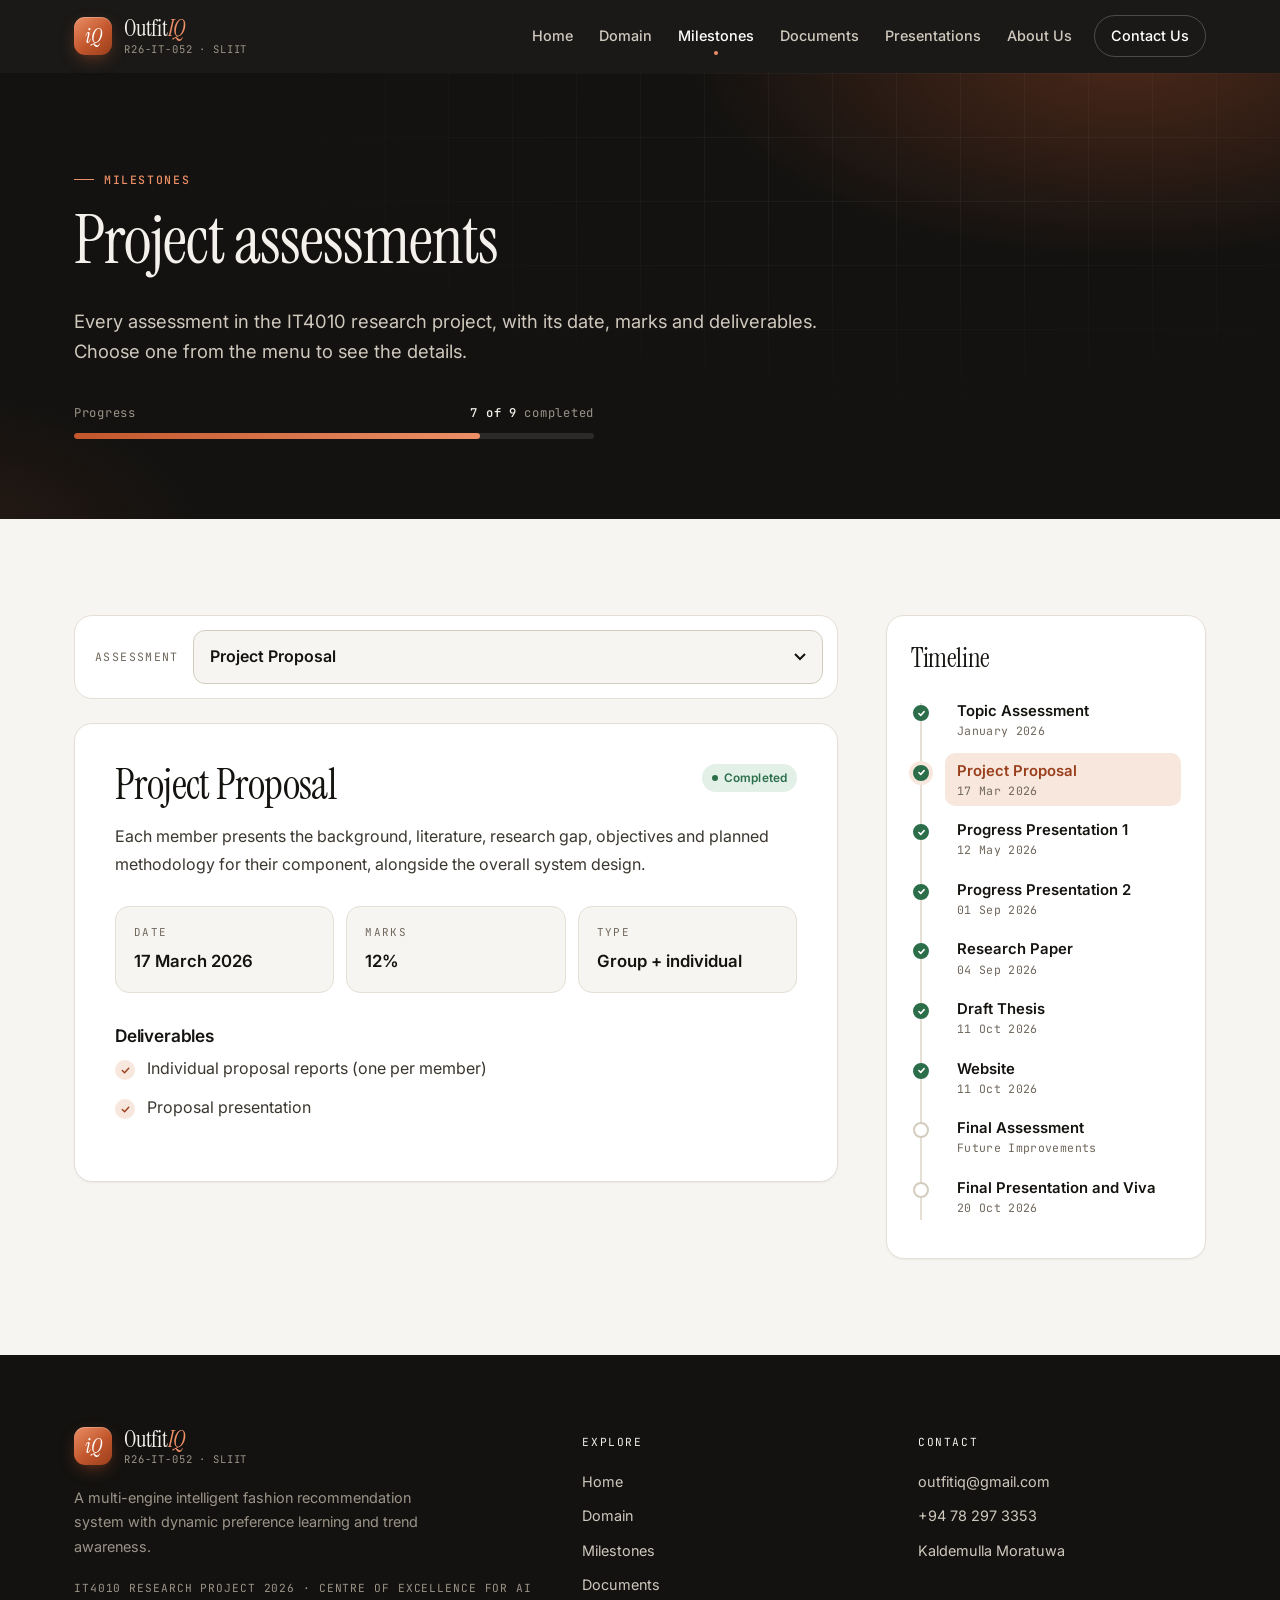
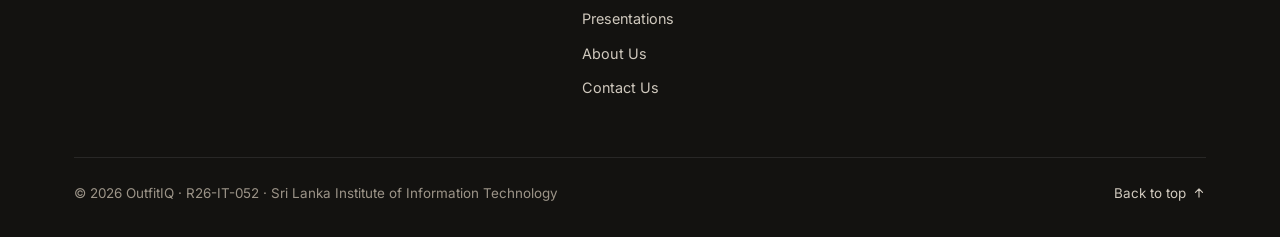
<file: milestones.html>
<!doctype html>
<html lang="en">
<head>
  <meta charset="utf-8">
  <meta name="viewport" content="width=device-width, initial-scale=1">
  <title>Milestones | OutfitIQ R26-IT-052</title>
  <meta name="description" content="Project assessments for OutfitIQ (R26-IT-052): topic assessment, proposal, progress presentations, final assessment and viva.">
  <meta name="theme-color" content="#131210">
  <link rel="icon" href="data:image/svg+xml,%3Csvg xmlns='http://www.w3.org/2000/svg' viewBox='0 0 64 64'%3E%3Crect width='64' height='64' rx='16' fill='%23c2562c'/%3E%3Ctext x='32' y='44' font-family='Georgia,serif' font-style='italic' font-size='34' text-anchor='middle' fill='white'%3EiQ%3C/text%3E%3C/svg%3E">
  <script>document.documentElement.classList.add("js");</script>
  <link rel="preconnect" href="https://fonts.googleapis.com">
  <link rel="preconnect" href="https://fonts.gstatic.com" crossorigin>
  <link href="https://fonts.googleapis.com/css2?family=Instrument+Serif:ital@0;1&family=Inter:wght@400;500;600;700&family=JetBrains+Mono:wght@400;500&display=swap" rel="stylesheet">
  <link rel="stylesheet" href="assets/css/style.css">
</head>
<body>
  <a class="skip-link" href="#main">Skip to content</a>

  <header class="site-header">
    <nav class="container nav" aria-label="Main">
      <a class="brand" href="index.html">
        <span class="brand-mark" aria-hidden="true">iQ</span>
        <span class="brand-text"><span class="brand-name">Outfit<em>IQ</em></span><span class="brand-id">R26-IT-052 · SLIIT</span></span>
      </a>
      <button class="nav-toggle" type="button" aria-label="Open menu" aria-expanded="false" aria-controls="nav-links">
        <svg class="icon-open" width="20" height="20" viewBox="0 0 24 24" fill="none" stroke="currentColor" stroke-width="2" stroke-linecap="round" aria-hidden="true"><path d="M4 7h16M4 12h16M4 17h16"/></svg>
        <svg class="icon-close" width="20" height="20" viewBox="0 0 24 24" fill="none" stroke="currentColor" stroke-width="2" stroke-linecap="round" aria-hidden="true"><path d="M6 6l12 12M18 6L6 18"/></svg>
      </button>
      <ul class="nav-links" id="nav-links">
        <li><a href="index.html">Home</a></li>
        <li><a href="domain.html">Domain</a></li>
        <li><a href="milestones.html" aria-current="page">Milestones</a></li>
        <li><a href="documents.html">Documents</a></li>
        <li><a href="presentations.html">Presentations</a></li>
        <li><a href="about.html">About Us</a></li>
        <li><a class="nav-cta" href="contact.html">Contact Us</a></li>
      </ul>
    </nav>
  </header>

  <main id="main">
    <section class="page-hero">
      <div class="container reveal">
        <span class="eyebrow">Milestones</span>
        <h1>Project assessments</h1>
        <p class="lead">Every assessment in the IT4010 research project, with its date, marks and deliverables. Choose one from the menu to see the details.</p>
        <div class="ms-progress" aria-label="Assessment progress">
          <div class="ms-progress-top"><span>Progress</span><span><b id="ms-count">7 of 9</b> completed</span></div>
          <div class="ms-bar"><span id="ms-bar" style="width:78%"></span></div>
        </div>
      </div>
    </section>

    <section class="section">
      <div class="container">
        <div class="ms-layout">
          <div>
            <div class="picker">
              <label for="milestone-select">Assessment</label>
              <select class="select" id="milestone-select">
                <option value="taf">Topic Assessment Form (TAF)</option>
                <option value="proposal" selected>Project Proposal</option>
                <option value="pp1">Progress Presentation 1</option>
                <option value="pp2">Progress Presentation 2</option>
                <option value="research-paper">Research Paper</option>
                <option value="draft-thesis">Draft Thesis</option>
                <option value="website">Website</option>
                <option value="final">Final Assessment</option>
                <option value="viva">Viva</option>
              </select>
            </div>

            <!-- TODO: fill in exact dates and marks for each assessment -->

            <section class="milestone-panel" id="taf" aria-labelledby="taf-title">
              <div class="card">
                <div class="ms-head">
                  <h2 id="taf-title">Topic Assessment Form</h2>
                  <span class="badge badge-ok">Completed</span>
                </div>
                <p>The research topic, problem, existing work, proposed solution and per-member sub-objectives are submitted for panel approval. The panel judged the topic to have sufficient scope, novelty and feasibility for a final-year project.</p>
                <dl class="ms-facts">
                  <div class="ms-fact"><dt>Date</dt><dd>January 2026</dd></div>
                  <div class="ms-fact"><dt>Marks</dt><dd>Approved (no marks)</dd></div>
                  <div class="ms-fact"><dt>Type</dt><dd>Group</dd></div>
                </dl>
                <h3>Deliverables</h3>
                <ul class="list-check">
                  <li>Topic Assessment Form signed by the supervisor, co-supervisor and external supervisor</li>
                </ul>
              </div>
            </section>

            <section class="milestone-panel" id="proposal" aria-labelledby="proposal-title">
              <div class="card">
                <div class="ms-head">
                  <h2 id="proposal-title">Project Proposal</h2>
                  <span class="badge badge-ok">Completed</span>
                </div>
                <p>Each member presents the background, literature, research gap, objectives and planned methodology for their component, alongside the overall system design.</p>
                <dl class="ms-facts">
                  <div class="ms-fact"><dt>Date</dt><dd>17 March 2026</dd></div>
                  <div class="ms-fact"><dt>Marks</dt><dd>12%</dd></div>
                  <div class="ms-fact"><dt>Type</dt><dd>Group + individual</dd></div>
                </dl>
                <h3>Deliverables</h3>
                <ul class="list-check">
                  <li>Individual proposal reports (one per member)</li>
                  <li>Proposal presentation</li>
                </ul>
              </div>
            </section>

            <section class="milestone-panel" id="pp1" aria-labelledby="pp1-title">
              <div class="card">
                <div class="ms-head">
                  <h2 id="pp1-title">Progress Presentation 1</h2>
                  <span class="badge badge-ok">Completed</span>
                </div>
                <p>First progress review. Each member shows the completed portion of their component, early implementation and initial results against the proposal plan.</p>
                <dl class="ms-facts">
                  <div class="ms-fact"><dt>Date</dt><dd>12 May 2026</dd></div>
                  <div class="ms-fact"><dt>Marks</dt><dd>15%</dd></div>
                  <div class="ms-fact"><dt>Type</dt><dd>Group + individual</dd></div>
                </dl>
                <h3>Deliverables</h3>
                <ul class="list-check">
                  <li>Progress presentation and component demonstration</li>
                </ul>
              </div>
            </section>

            <section class="milestone-panel" id="pp2" aria-labelledby="pp2-title">
              <div class="card">
                <div class="ms-head">
                  <h2 id="pp2-title">Progress Presentation 2</h2>
                  <span class="badge badge-ok">Completed</span>
                </div>
                <p>Second progress review of a near-complete, integrated system, including model evaluation results for each engine.</p>
                <dl class="ms-facts">
                  <div class="ms-fact"><dt>Date</dt><dd>01 Sept 2026</dd></div>
                  <div class="ms-fact"><dt>Marks</dt><dd>18%</dd></div>
                  <div class="ms-fact"><dt>Type</dt><dd>Group + individual</dd></div>
                </dl>
                <h3>Deliverables</h3>
                <ul class="list-check">
                  <li>Progress presentation and integrated system demonstration</li>
                </ul>
              </div>
            </section>

            <section class="milestone-panel" id="research-paper" aria-labelledby="research-paper-title">
              <div class="card">
                <div class="ms-head">
                  <h2 id="research-paper-title">Research Paper</h2>
                  <span class="badge badge-ok">Completed</span>
                </div>
                <p>Submission of the research paper documenting the problem, methodology, system design, experimental evaluation and findings.</p>
                <dl class="ms-facts">
                  <div class="ms-fact"><dt>Date</dt><dd>04 September 2026</dd></div>
                  <div class="ms-fact"><dt>Marks</dt><dd>10%</dd></div>
                  <div class="ms-fact"><dt>Type</dt><dd>Group</dd></div>
                </dl>
                <h3>Deliverables</h3>
                <ul class="list-check">
                  <li>Research paper submission</li>
                </ul>
              </div>
            </section>

            <section class="milestone-panel" id="draft-thesis" aria-labelledby="draft-thesis-title">
              <div class="card">
                <div class="ms-head">
                  <h2 id="draft-thesis-title">Draft Thesis</h2>
                  <span class="badge badge-ok">Completed</span>
                </div>
                <p>Draft thesis with complete chapter structure, implementation details, evaluation outcomes and literature review.</p>
                <dl class="ms-facts">
                  <div class="ms-fact"><dt>Date</dt><dd>11 October 2026</dd></div>
                  <div class="ms-fact"><dt>Marks</dt><dd>-</dd></div>
                  <div class="ms-fact"><dt>Type</dt><dd>Group + individual</dd></div>
                </dl>
                <h3>Deliverables</h3>
                <ul class="list-check">
                  <li>Draft thesis document</li>
                </ul>
              </div>
            </section>

            <section class="milestone-panel" id="website" aria-labelledby="website-title">
              <div class="card">
                <div class="ms-head">
                  <h2 id="website-title">Website</h2>
                  <span class="badge badge-ok">Completed</span>
                </div>
                <p>Project website containing the research overview, domain, team, milestones, documents and contact information.</p>
                <dl class="ms-facts">
                  <div class="ms-fact"><dt>Date</dt><dd>11 October 2026</dd></div>
                  <div class="ms-fact"><dt>Marks</dt><dd>2%</dd></div>
                  <div class="ms-fact"><dt>Type</dt><dd>Group</dd></div>
                </dl>
                <h3>Deliverables</h3>
                <ul class="list-check">
                  <li>Published project website</li>
                </ul>
              </div>
            </section>

            <section class="milestone-panel" id="final" aria-labelledby="final-title">
              <div class="card">
                <div class="ms-head">
                  <h2 id="final-title">Final Assessment</h2>
                  <span class="badge badge-wait">Future Improvements</span>
                </div>
                <p>Final evaluation of the complete OutfitIQ system: the full mobile application, the four engines working together, and the final documentation.</p>
                <dl class="ms-facts">
                  <div class="ms-fact"><dt>Date</dt><dd>28 October 2026</dd></div>
                  <div class="ms-fact"><dt>Marks</dt><dd>19%</dd></div>
                  <div class="ms-fact"><dt>Type</dt><dd>Group + individual</dd></div>
                </dl>
                <h3>Deliverables</h3>
                <ul class="list-check">
                  <li>Final presentation and system demonstration</li>
                  <li>Final group report and individual reports</li>
                </ul>
              </div>
            </section>

            <section class="milestone-panel" id="viva" aria-labelledby="viva-title">
              <div class="card">
                <div class="ms-head">
                  <h2 id="viva-title">Final Presentation and Viva</h2>
                  <span class="badge badge-wait">Details pending</span>
                </div>
                <p>Individual oral examination where each member defends the design, implementation and evaluation of their own engine.</p>
                <dl class="ms-facts">
                  <div class="ms-fact"><dt>Date</dt><dd>20 Oct 2026</dd></div>
                  <div class="ms-fact"><dt>Marks</dt><dd>20%</dd></div>
                  <div class="ms-fact"><dt>Type</dt><dd>Individual</dd></div>
                </dl>
              </div>
            </section>
          </div>

          <aside class="card timeline-card" aria-label="Timeline">
            <h2>Timeline</h2>
            <ol class="timeline">
              <li class="done"><button type="button" data-milestone="taf">Topic Assessment<span class="when">January 2026</span></button></li>
              <li class="done"><button type="button" data-milestone="proposal">Project Proposal<span class="when">17 Mar 2026</span></button></li>
              <li class="done"><button type="button" data-milestone="pp1">Progress Presentation 1<span class="when">12 May 2026</span></button></li>
              <li class="done"><button type="button" data-milestone="pp2">Progress Presentation 2<span class="when">01 Sep 2026</span></button></li>
              <li class="done"><button type="button" data-milestone="research-paper">Research Paper<span class="when">04 Sep 2026</span></button></li>
              <li class="done"><button type="button" data-milestone="draft-thesis">Draft Thesis<span class="when">11 Oct 2026</span></button></li>
              <li class="done"><button type="button" data-milestone="website">Website<span class="when">11 Oct 2026</span></button></li>
              <li><button type="button" data-milestone="final">Final Assessment<span class="when">Future Improvements</span></button></li>
              <li><button type="button" data-milestone="viva">Final Presentation and Viva<span class="when">20 Oct 2026</span></button></li>
            </ol>
          </aside>
        </div>
      </div>
    </section>
  </main>

  <footer class="site-footer">
    <div class="container">
      <div class="footer-top">
        <div class="footer-brand">
          <a class="brand" href="index.html">
            <span class="brand-mark" aria-hidden="true">iQ</span>
            <span class="brand-text"><span class="brand-name">Outfit<em>IQ</em></span><span class="brand-id">R26-IT-052 · SLIIT</span></span>
          </a>
          <p>A multi-engine intelligent fashion recommendation system with dynamic preference learning and trend awareness.</p>
          <span class="footer-tag">IT4010 Research Project 2026 · Centre of Excellence for AI</span>
        </div>
        <div>
          <p class="footer-h">Explore</p>
          <ul class="footer-links">
            <li><a href="index.html">Home</a></li>
            <li><a href="domain.html">Domain</a></li>
            <li><a href="milestones.html">Milestones</a></li>
            <li><a href="documents.html">Documents</a></li>
            <li><a href="presentations.html">Presentations</a></li>
            <li><a href="about.html">About Us</a></li>
            <li><a href="contact.html">Contact Us</a></li>
          </ul>
        </div>
        <div>
          <p class="footer-h">Contact</p>
          <ul class="footer-contact">
            <li><a href="mailto:outfitiq@gmail.com">outfitiq@gmail.com</a></li>
            <li>+94 78 297 3353</li>
            <li>Kaldemulla Moratuwa</li>
          </ul>
        </div>
      </div>
      <div class="footer-bottom">
        <div>© 2026 OutfitIQ · R26-IT-052 · Sri Lanka Institute of Information Technology</div>
        <a class="to-top" href="#main">Back to top
          <svg width="14" height="14" viewBox="0 0 24 24" fill="none" stroke="currentColor" stroke-width="2" stroke-linecap="round" stroke-linejoin="round" aria-hidden="true"><path d="M12 19V5M6 11l6-6 6 6"/></svg>
        </a>
      </div>
    </div>
  </footer>

  <script src="assets/js/main.js"></script>
</body>
</html>
</file>
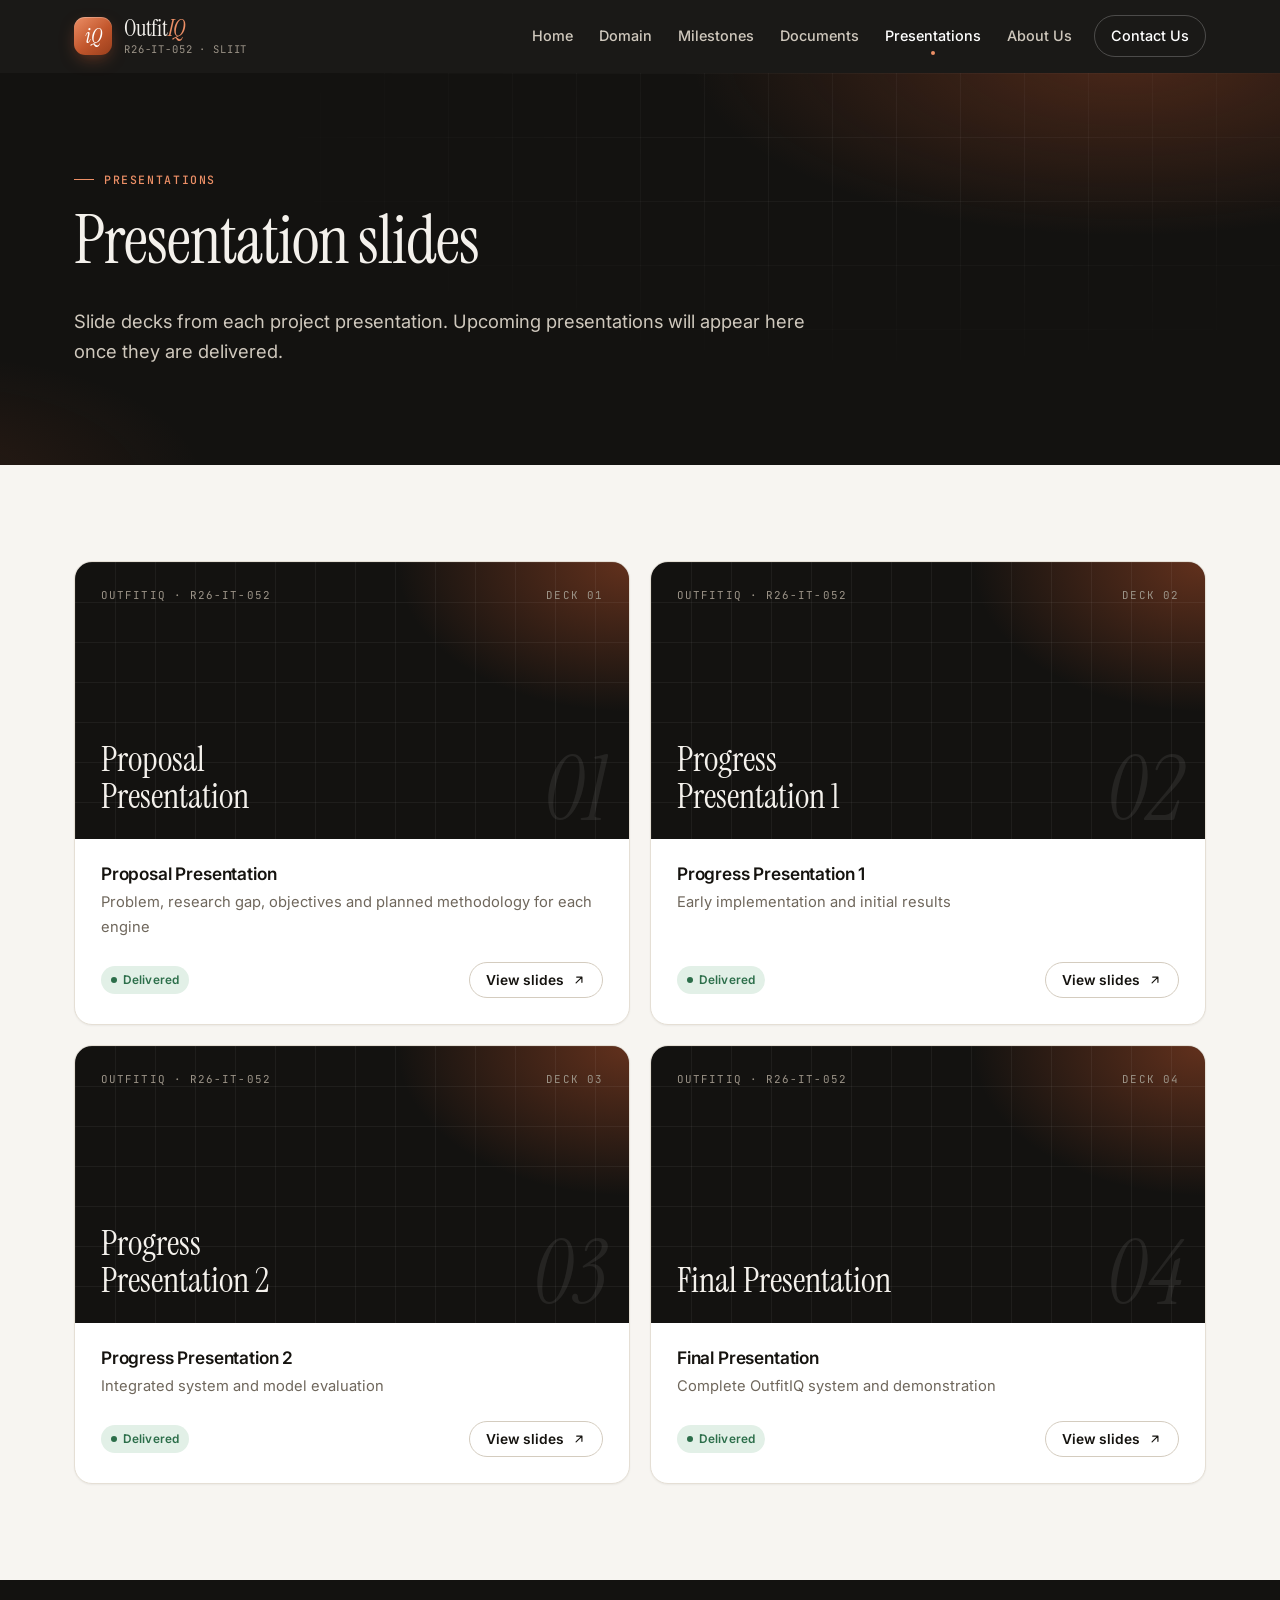
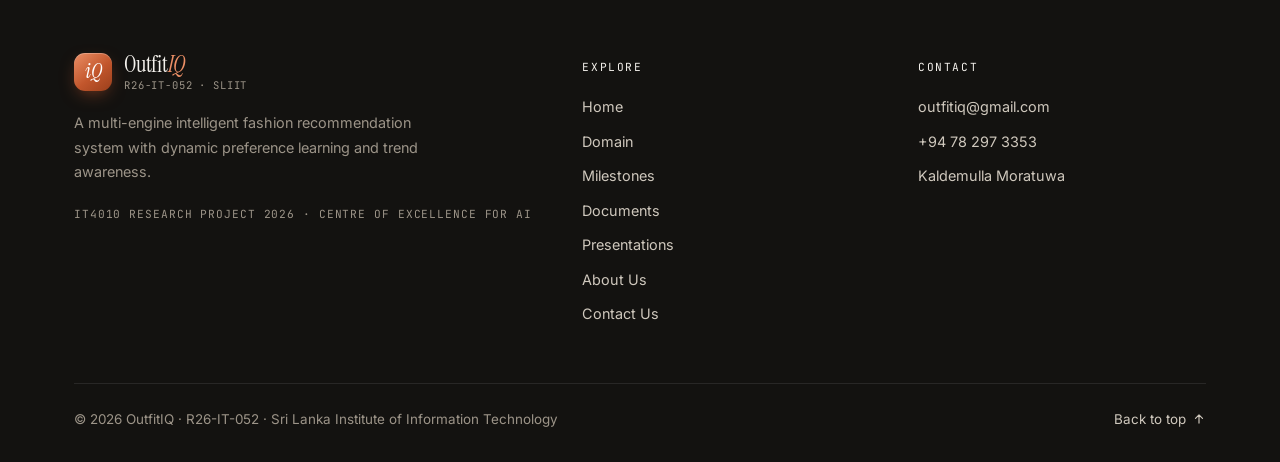
<file: presentations.html>
<!doctype html>
<html lang="en">
<head>
  <meta charset="utf-8">
  <meta name="viewport" content="width=device-width, initial-scale=1">
  <title>Presentations | OutfitIQ R26-IT-052</title>
  <meta name="description" content="Slides from the OutfitIQ (R26-IT-052) proposal, progress and final presentations.">
  <meta name="theme-color" content="#131210">
  <link rel="icon" href="data:image/svg+xml,%3Csvg xmlns='http://www.w3.org/2000/svg' viewBox='0 0 64 64'%3E%3Crect width='64' height='64' rx='16' fill='%23c2562c'/%3E%3Ctext x='32' y='44' font-family='Georgia,serif' font-style='italic' font-size='34' text-anchor='middle' fill='white'%3EiQ%3C/text%3E%3C/svg%3E">
  <script>document.documentElement.classList.add("js");</script>
  <link rel="preconnect" href="https://fonts.googleapis.com">
  <link rel="preconnect" href="https://fonts.gstatic.com" crossorigin>
  <link href="https://fonts.googleapis.com/css2?family=Instrument+Serif:ital@0;1&family=Inter:wght@400;500;600;700&family=JetBrains+Mono:wght@400;500&display=swap" rel="stylesheet">
  <link rel="stylesheet" href="assets/css/style.css">
</head>
<body>
  <a class="skip-link" href="#main">Skip to content</a>

  <header class="site-header">
    <nav class="container nav" aria-label="Main">
      <a class="brand" href="index.html">
        <span class="brand-mark" aria-hidden="true">iQ</span>
        <span class="brand-text"><span class="brand-name">Outfit<em>IQ</em></span><span class="brand-id">R26-IT-052 · SLIIT</span></span>
      </a>
      <button class="nav-toggle" type="button" aria-label="Open menu" aria-expanded="false" aria-controls="nav-links">
        <svg class="icon-open" width="20" height="20" viewBox="0 0 24 24" fill="none" stroke="currentColor" stroke-width="2" stroke-linecap="round" aria-hidden="true"><path d="M4 7h16M4 12h16M4 17h16"/></svg>
        <svg class="icon-close" width="20" height="20" viewBox="0 0 24 24" fill="none" stroke="currentColor" stroke-width="2" stroke-linecap="round" aria-hidden="true"><path d="M6 6l12 12M18 6L6 18"/></svg>
      </button>
      <ul class="nav-links" id="nav-links">
        <li><a href="index.html">Home</a></li>
        <li><a href="domain.html">Domain</a></li>
        <li><a href="milestones.html">Milestones</a></li>
        <li><a href="documents.html">Documents</a></li>
        <li><a href="presentations.html" aria-current="page">Presentations</a></li>
        <li><a href="about.html">About Us</a></li>
        <li><a class="nav-cta" href="contact.html">Contact Us</a></li>
      </ul>
    </nav>
  </header>

  <main id="main">
    <section class="page-hero">
      <div class="container reveal">
        <span class="eyebrow">Presentations</span>
        <h1>Presentation slides</h1>
        <p class="lead">Slide decks from each project presentation. Upcoming presentations will appear here once they are delivered.</p>
      </div>
    </section>

    <section class="section">
      <div class="container">
        <!-- To publish slides: replace the <span class="btn" aria-disabled="true">…</span>
             with <a class="btn btn-sm btn-ghost" href="LINK" target="_blank" rel="noopener">View slides</a> -->
        <div class="grid grid-2 reveal-stagger">
          <article class="card deck">
            <div class="deck-thumb" aria-hidden="true">
              <div class="deck-meta"><span>OutfitIQ · R26-IT-052</span><span>Deck 01</span></div>
              <span class="deck-title">Proposal Presentation</span>
              <span class="deck-no">01</span>
            </div>
            <div class="deck-body">
              <h3>Proposal Presentation</h3>
              <p>Problem, research gap, objectives and planned methodology for each engine</p>
              <div class="doc-actions"><span class="badge badge-ok">Delivered</span><a class="btn btn-sm btn-ghost" href="https://mysliit-my.sharepoint.com/:p:/g/personal/it22202840_my_sliit_lk/IQAIeWIxThLLQ5Ys_CYk1jhEAW7GX0onkfohp_8Q9Yi4KsY?e=67ov4M" target="_blank" rel="noopener">View slides <svg width="14" height="14" viewBox="0 0 24 24" fill="none" stroke="currentColor" stroke-width="2" stroke-linecap="round" stroke-linejoin="round" aria-hidden="true"><path d="M7 17L17 7M8 7h9v9"/></svg></a></div>
            </div>
          </article>
          <article class="card deck">
            <div class="deck-thumb" aria-hidden="true">
              <div class="deck-meta"><span>OutfitIQ · R26-IT-052</span><span>Deck 02</span></div>
              <span class="deck-title">Progress Presentation 1</span>
              <span class="deck-no">02</span>
            </div>
            <div class="deck-body">
              <h3>Progress Presentation 1</h3>
              <p>Early implementation and initial results</p>
              <div class="doc-actions"><span class="badge badge-ok">Delivered</span><a class="btn btn-sm btn-ghost" href="https://mysliit-my.sharepoint.com/:b:/g/personal/it22218476_my_sliit_lk/IQC1JKP5omd5SrHznOstBl4iAY6b_knI0x_RwX4NM_Qn4Vg?e=1jfZ0i" target="_blank" rel="noopener">View slides <svg width="14" height="14" viewBox="0 0 24 24" fill="none" stroke="currentColor" stroke-width="2" stroke-linecap="round" stroke-linejoin="round" aria-hidden="true"><path d="M7 17L17 7M8 7h9v9"/></svg></a></div>
            </div>
          </article>
          <article class="card deck">
            <div class="deck-thumb" aria-hidden="true">
              <div class="deck-meta"><span>OutfitIQ · R26-IT-052</span><span>Deck 03</span></div>
              <span class="deck-title">Progress Presentation 2</span>
              <span class="deck-no">03</span>
            </div>
            <div class="deck-body">
              <h3>Progress Presentation 2</h3>
              <p>Integrated system and model evaluation</p>
              <div class="doc-actions"><span class="badge badge-ok">Delivered</span><a class="btn btn-sm btn-ghost" href="https://mysliit-my.sharepoint.com/:b:/g/personal/it22218476_my_sliit_lk/IQC1JKP5omd5SrHznOstBl4iAY6b_knI0x_RwX4NM_Qn4Vg?e=1jfZ0i" target="_blank" rel="noopener">View slides <svg width="14" height="14" viewBox="0 0 24 24" fill="none" stroke="currentColor" stroke-width="2" stroke-linecap="round" stroke-linejoin="round" aria-hidden="true"><path d="M7 17L17 7M8 7h9v9"/></svg></a></div>
            </div>
          </article>
          <article class="card deck">
            <div class="deck-thumb" aria-hidden="true">
              <div class="deck-meta"><span>OutfitIQ · R26-IT-052</span><span>Deck 04</span></div>
              <span class="deck-title">Final Presentation</span>
              <span class="deck-no">04</span>
            </div>
            <div class="deck-body">
              <h3>Final Presentation</h3>
              <p>Complete OutfitIQ system and demonstration</p>
              <div class="doc-actions"><span class="badge badge-ok">Delivered</span><a class="btn btn-sm btn-ghost" href="https://mysliit-my.sharepoint.com/:p:/g/personal/it22218476_my_sliit_lk/IQC6sSNcFig0RIvJbJr51v_HASSRsJFJ2cG_rlxjSrktHvA?e=VOv0vW" target="_blank" rel="noopener">View slides <svg width="14" height="14" viewBox="0 0 24 24" fill="none" stroke="currentColor" stroke-width="2" stroke-linecap="round" stroke-linejoin="round" aria-hidden="true"><path d="M7 17L17 7M8 7h9v9"/></svg></a></div>
            </div>
          </article>
        </div>
      </div>
    </section>
  </main>

  <footer class="site-footer">
    <div class="container">
      <div class="footer-top">
        <div class="footer-brand">
          <a class="brand" href="index.html">
            <span class="brand-mark" aria-hidden="true">iQ</span>
            <span class="brand-text"><span class="brand-name">Outfit<em>IQ</em></span><span class="brand-id">R26-IT-052 · SLIIT</span></span>
          </a>
          <p>A multi-engine intelligent fashion recommendation system with dynamic preference learning and trend awareness.</p>
          <span class="footer-tag">IT4010 Research Project 2026 · Centre of Excellence for AI</span>
        </div>
        <div>
          <p class="footer-h">Explore</p>
          <ul class="footer-links">
            <li><a href="index.html">Home</a></li>
            <li><a href="domain.html">Domain</a></li>
            <li><a href="milestones.html">Milestones</a></li>
            <li><a href="documents.html">Documents</a></li>
            <li><a href="presentations.html">Presentations</a></li>
            <li><a href="about.html">About Us</a></li>
            <li><a href="contact.html">Contact Us</a></li>
          </ul>
        </div>
        <div>
          <p class="footer-h">Contact</p>
          <ul class="footer-contact">
            <li><a href="mailto:outfitiq@gmail.com">outfitiq@gmail.com</a></li>
            <li>+94 78 297 3353</li>
            <li>Kaldemulla Moratuwa</li>
          </ul>
        </div>
      </div>
      <div class="footer-bottom">
        <div>© 2026 OutfitIQ · R26-IT-052 · Sri Lanka Institute of Information Technology</div>
        <a class="to-top" href="#main">Back to top
          <svg width="14" height="14" viewBox="0 0 24 24" fill="none" stroke="currentColor" stroke-width="2" stroke-linecap="round" stroke-linejoin="round" aria-hidden="true"><path d="M12 19V5M6 11l6-6 6 6"/></svg>
        </a>
      </div>
    </div>
  </footer>

  <script src="assets/js/main.js"></script>
</body>
</html>
</file>
<file: assets/css/style.css>
/* OutfitIQ — R26-IT-052 project website */

:root {
  /* Light surfaces */
  --bg: #f7f5f1;
  --bg-2: #efebe4;
  --surface: #ffffff;
  --ink: #15130f;
  --ink-2: #3b362f;
  --muted: #6f675c;
  --line: #e5dfd5;
  --line-strong: #d4ccbf;

  /* Brand */
  --accent: #c2562c;
  --accent-ink: #9a3f1c;
  --accent-soft: #f8e7dd;
  --accent-light: #ec8f66;

  /* Dark surfaces (hero, footer) */
  --dark: #131210;
  --dark-2: #1d1b18;
  --dark-3: #26231f;
  --dark-line: rgba(255, 255, 255, .09);
  --on-dark: #f4f1ec;
  --on-dark-2: #cfc8bd;
  --on-dark-muted: #9c9488;

  /* Status */
  --ok: #2c6e4a;
  --ok-soft: #e2f0e7;
  --wait: #8a6512;
  --wait-soft: #f7edcf;

  --serif: "Instrument Serif", Georgia, "Times New Roman", serif;
  --sans: "Inter", system-ui, -apple-system, "Segoe UI", Roboto, sans-serif;
  --mono: "JetBrains Mono", ui-monospace, "SFMono-Regular", Consolas, monospace;

  --radius: 18px;
  --radius-sm: 12px;
  --shadow-sm: 0 1px 2px rgba(21, 19, 15, .05);
  --shadow: 0 1px 2px rgba(21, 19, 15, .04), 0 10px 30px -12px rgba(21, 19, 15, .12);
  --shadow-lg: 0 2px 4px rgba(21, 19, 15, .04), 0 30px 60px -20px rgba(21, 19, 15, .25);
  --max: 1180px;
  --header-h: 72px;
  --ease: cubic-bezier(.2, .7, .2, 1);
}

*, *::before, *::after { box-sizing: border-box; }

html { scroll-behavior: smooth; scroll-padding-top: calc(var(--header-h) + 24px); }

body {
  margin: 0;
  background: var(--bg);
  color: var(--ink);
  font-family: var(--sans);
  font-size: 16px;
  line-height: 1.7;
  -webkit-font-smoothing: antialiased;
  text-rendering: optimizeLegibility;
}

img { max-width: 100%; display: block; }

a { color: var(--accent-ink); text-underline-offset: 3px; text-decoration-thickness: 1px; }
a:hover { color: var(--accent); }

h1, h2 {
  font-family: var(--serif);
  font-weight: 400;
  line-height: 1.05;
  letter-spacing: -.015em;
  margin: 0 0 .45em;
  color: var(--ink);
}
h1 { font-size: clamp(2.7rem, 6vw, 4.6rem); }
h2 { font-size: clamp(2rem, 3.6vw, 2.9rem); }
h1 em, h2 em { font-style: italic; }
h3, h4 {
  font-family: var(--sans);
  font-weight: 600;
  line-height: 1.3;
  letter-spacing: -.01em;
  margin: 0 0 .5em;
}
h3 { font-size: 1.08rem; }
p { margin: 0 0 1em; color: var(--ink-2); }
strong { color: var(--ink); font-weight: 600; }

::selection { background: var(--accent); color: #fff; }

.container { width: 100%; max-width: var(--max); margin: 0 auto; padding: 0 24px; }
@media (max-width: 620px) { .container { padding: 0 16px; } }

.skip-link {
  position: absolute; left: -999px; top: 8px;
  background: var(--accent); color: #fff; padding: 8px 14px; border-radius: 8px; z-index: 100;
}
.skip-link:focus { left: 8px; color: #fff; }

:focus-visible { outline: 2px solid var(--accent); outline-offset: 3px; border-radius: 6px; }

/* ---------- Header / nav ---------- */

.site-header {
  position: sticky; top: 0; z-index: 50;
  background: rgba(19, 18, 16, .97);
  backdrop-filter: saturate(160%) blur(14px);
  -webkit-backdrop-filter: saturate(160%) blur(14px);
  border-bottom: 1px solid transparent;
  transition: border-color .3s, box-shadow .3s;
}
.site-header.scrolled { border-bottom-color: var(--dark-line); box-shadow: 0 10px 30px -18px rgba(0, 0, 0, .6); }

.nav {
  display: flex; align-items: center; justify-content: space-between;
  height: var(--header-h); gap: 16px;
}

.brand { display: flex; align-items: center; gap: 12px; text-decoration: none; color: var(--on-dark); }
.brand:hover { color: var(--on-dark); }
.brand-mark {
  width: 38px; height: 38px; border-radius: 11px; flex: none;
  background: linear-gradient(140deg, var(--accent-light), var(--accent) 55%, var(--accent-ink));
  color: #fff;
  display: grid; place-items: center;
  font-family: var(--serif); font-style: italic; font-size: 1.3rem; line-height: 1;
  box-shadow: inset 0 1px 0 rgba(255, 255, 255, .25), 0 6px 18px -6px rgba(194, 86, 44, .7);
}
.brand-text { display: flex; flex-direction: column; line-height: 1.1; }
.brand-name { font-family: var(--serif); font-size: 1.45rem; letter-spacing: -.01em; }
.brand-name em { font-style: italic; color: var(--accent-light); }
.brand-id { font-family: var(--mono); font-size: .66rem; color: var(--on-dark-muted); letter-spacing: .08em; margin-top: 2px; }

.nav-links { display: flex; align-items: center; gap: 2px; list-style: none; margin: 0; padding: 0; }
.nav-links a {
  position: relative; display: block; padding: 8px 12px; border-radius: 999px;
  color: var(--on-dark-2); text-decoration: none; font-size: .9rem; font-weight: 500;
  transition: color .2s, background-color .2s;
}
.nav-links a:hover { color: #fff; background: rgba(255, 255, 255, .06); }
.nav-links a[aria-current="page"] { color: #fff; }
.nav-links a[aria-current="page"]::after {
  content: ""; position: absolute; left: 50%; bottom: 1px; width: 4px; height: 4px;
  margin-left: -2px; border-radius: 50%; background: var(--accent-light);
}
.nav-links a.nav-cta {
  margin-left: 8px; padding: 8px 16px;
  border: 1px solid rgba(255, 255, 255, .22); color: #fff;
}
.nav-links a.nav-cta:hover { background: var(--accent); border-color: var(--accent); }
.nav-links a.nav-cta[aria-current="page"] { background: var(--accent); border-color: var(--accent); }
.nav-links a.nav-cta[aria-current="page"]::after { display: none; }

.nav-toggle {
  display: none; background: transparent; border: 1px solid var(--dark-line); border-radius: 12px;
  width: 44px; height: 44px; cursor: pointer; color: var(--on-dark);
}
.nav-toggle svg { margin: auto; }
.nav-toggle .icon-close { display: none; }
.nav-toggle[aria-expanded="true"] .icon-open { display: none; }
.nav-toggle[aria-expanded="true"] .icon-close { display: block; }

@media (max-width: 1000px) {
  .nav-toggle { display: grid; place-items: center; }
  .nav-links {
    position: absolute; top: var(--header-h); left: 0; right: 0;
    flex-direction: column; align-items: stretch; gap: 2px; padding: 12px 16px 20px;
    background: var(--dark); border-bottom: 1px solid var(--dark-line);
    box-shadow: 0 24px 40px -20px rgba(0, 0, 0, .6);
    display: none;
  }
  .nav-links.open { display: flex; }
  .nav-links a { padding: 12px 14px; border-radius: 10px; font-size: 1rem; }
  .nav-links a[aria-current="page"] { background: rgba(255, 255, 255, .06); }
  .nav-links a[aria-current="page"]::after { left: auto; right: 16px; bottom: 50%; margin: 0 0 -2px; }
  .nav-links a.nav-cta { margin: 8px 0 0; text-align: center; }
}

/* ---------- Dark hero surfaces ---------- */

.hero, .page-hero {
  position: relative; overflow: hidden; isolation: isolate;
  background:
    radial-gradient(55% 75% at 88% -5%, rgba(194, 86, 44, .32), transparent 62%),
    radial-gradient(35% 55% at -5% 105%, rgba(194, 86, 44, .12), transparent 60%),
    var(--dark);
  color: var(--on-dark);
}
.hero::before, .page-hero::before {
  content: ""; position: absolute; inset: 0; z-index: -1; pointer-events: none;
  background-image:
    linear-gradient(rgba(255, 255, 255, .045) 1px, transparent 1px),
    linear-gradient(90deg, rgba(255, 255, 255, .045) 1px, transparent 1px);
  background-size: 64px 64px;
  -webkit-mask-image: radial-gradient(ellipse 70% 80% at 70% 20%, #000 15%, transparent 75%);
  mask-image: radial-gradient(ellipse 70% 80% at 70% 20%, #000 15%, transparent 75%);
}
.hero h1, .hero h2, .page-hero h1 { color: var(--on-dark); }
.hero p, .page-hero p { color: var(--on-dark-2); }
.hero strong, .page-hero strong { color: #fff; }
.hero .eyebrow, .page-hero .eyebrow { color: var(--accent-light); }
.hero .eyebrow::before, .page-hero .eyebrow::before { background: var(--accent-light); }

.page-hero { padding: 88px 0 80px; }
.page-hero h1 { max-width: 20ch; font-size: clamp(2.6rem, 5.4vw, 4.2rem); }
.page-hero .lead { color: var(--on-dark-2); }
.page-hero-meta {
  display: flex; flex-wrap: wrap; gap: 10px 28px; margin-top: 32px; padding-top: 24px;
  border-top: 1px solid var(--dark-line);
  font-family: var(--mono); font-size: .78rem; letter-spacing: .04em; color: var(--on-dark-muted);
}
.page-hero-meta b { color: var(--on-dark); font-weight: 500; }

/* ---------- Generic sections ---------- */

main { display: block; }
.section { padding: 96px 0; }
.section-tight { padding: 56px 0; }
.section-alt { background: var(--surface); border-top: 1px solid var(--line); border-bottom: 1px solid var(--line); }
@media (max-width: 620px) {
  .section { padding: 64px 0; }
  .page-hero { padding: 64px 0 56px; }
}

.eyebrow {
  display: inline-flex; align-items: center; gap: 10px;
  font-family: var(--mono); font-size: .72rem; font-weight: 500; letter-spacing: .14em;
  text-transform: uppercase; color: var(--accent-ink); margin-bottom: 16px;
}
.eyebrow::before { content: ""; width: 20px; height: 1px; background: var(--accent); }

.lead { font-size: 1.15rem; line-height: 1.65; color: var(--ink-2); max-width: 62ch; }
.muted { color: var(--muted); }

.section-head { display: flex; flex-wrap: wrap; align-items: flex-end; justify-content: space-between; gap: 16px 40px; margin-bottom: 44px; }
.section-head > div { max-width: 680px; }
.section-head h2 { margin-bottom: .3em; }
.section-head .lead { margin: 0; }

.grid { display: grid; gap: 20px; }
.grid-2 { grid-template-columns: repeat(2, minmax(0, 1fr)); }
.grid-3 { grid-template-columns: repeat(3, minmax(0, 1fr)); }
.grid-4 { grid-template-columns: repeat(4, minmax(0, 1fr)); }
.span-2 { grid-column: span 2; }
@media (max-width: 980px) { .grid-3, .grid-4 { grid-template-columns: repeat(2, minmax(0, 1fr)); } }
@media (max-width: 620px) {
  .grid-2, .grid-3, .grid-4 { grid-template-columns: 1fr; }
  .span-2 { grid-column: auto; }
}

.card {
  background: var(--surface); border: 1px solid var(--line); border-radius: var(--radius);
  padding: 28px; box-shadow: var(--shadow-sm);
}
.card h3 { margin-bottom: .45em; }
.card p:last-child { margin-bottom: 0; }

.btn {
  display: inline-flex; align-items: center; justify-content: center; gap: 8px;
  padding: 13px 22px; border-radius: 999px; border: 1px solid var(--ink);
  background: var(--ink); color: #fff; text-decoration: none;
  font-weight: 600; font-size: .94rem; line-height: 1.2; cursor: pointer; font-family: inherit;
  transition: background-color .2s, border-color .2s, color .2s, transform .2s var(--ease), box-shadow .2s;
}
.btn:hover { background: var(--accent); border-color: var(--accent); color: #fff; }
.btn:active { transform: translateY(1px); }
.btn svg { transition: transform .2s var(--ease); }
.btn:hover svg { transform: translateX(3px); }
.btn-accent { background: var(--accent); border-color: var(--accent); box-shadow: 0 10px 24px -10px rgba(194, 86, 44, .8); }
.btn-accent:hover { background: #d4653a; border-color: #d4653a; }
.btn-outline-light { background: transparent; border-color: rgba(255, 255, 255, .25); color: #fff; }
.btn-outline-light:hover { background: rgba(255, 255, 255, .08); border-color: rgba(255, 255, 255, .5); }
.btn-ghost { background: transparent; color: var(--ink); border-color: var(--line-strong); }
.btn-ghost:hover { background: var(--ink); border-color: var(--ink); color: #fff; }
.btn-sm { padding: 9px 16px; font-size: .86rem; }
.btn-sm:hover svg { transform: translate(2px, -2px); }
.btn[aria-disabled="true"] { background: var(--bg-2); border-color: var(--line); color: var(--muted); cursor: not-allowed; }

.badge {
  display: inline-flex; align-items: center; gap: 6px; padding: 4px 10px; border-radius: 999px;
  font-size: .74rem; font-weight: 600; letter-spacing: .01em; white-space: nowrap;
}
.badge::before { content: ""; width: 6px; height: 6px; border-radius: 50%; background: currentColor; }
.badge-ok { background: var(--ok-soft); color: var(--ok); }
.badge-wait { background: var(--wait-soft); color: var(--wait); }
.badge-accent { background: var(--accent-soft); color: var(--accent-ink); }
.badge-plain::before { display: none; }

.engine-icon {
  flex: none; width: 46px; height: 46px; border-radius: 13px;
  display: grid; place-items: center; background: var(--accent-soft); color: var(--accent-ink);
}

/* ---------- Home ---------- */

.hero { padding: 96px 0 160px; }
.hero-grid { display: grid; grid-template-columns: minmax(0, 1.1fr) minmax(0, .9fr); gap: 64px; align-items: center; }

.hero-kicker {
  display: inline-flex; align-items: center; gap: 10px;
  padding: 6px 14px 6px 8px; border-radius: 999px;
  border: 1px solid var(--dark-line); background: rgba(255, 255, 255, .04);
  font-family: var(--mono); font-size: .72rem; letter-spacing: .08em; text-transform: uppercase; color: var(--on-dark-2);
}
.hero-kicker .dot { width: 8px; height: 8px; border-radius: 50%; background: var(--accent-light); box-shadow: 0 0 0 4px rgba(236, 143, 102, .18); }
.hero-title-full { margin: 22px 0 0; max-width: 46ch; font-size: .95rem; color: var(--on-dark-muted) !important; }
.hero h1 {
  font-size: clamp(4rem, 10vw, 7.2rem); line-height: .92; letter-spacing: -.03em;
  margin: 18px 0 20px;
}
.hero h1 em { color: var(--accent-light); }
.hero-sub { font-family: var(--serif); font-size: clamp(1.4rem, 2.4vw, 1.75rem); line-height: 1.25; color: var(--on-dark) !important; max-width: 30ch; margin-bottom: 18px; }
.hero .lead { font-size: 1.05rem; max-width: 56ch; }
.hero-actions { display: flex; flex-wrap: wrap; gap: 12px; margin-top: 32px; }
.hero-meta { display: flex; flex-wrap: wrap; gap: 8px; margin-top: 28px; }
.hero-meta .badge { background: rgba(255, 255, 255, .06); color: var(--on-dark-2); border: 1px solid var(--dark-line); font-weight: 500; }
.hero-meta .badge::before { background: var(--accent-light); }

.hero-panel {
  position: relative;
  background: linear-gradient(180deg, rgba(255, 255, 255, .07), rgba(255, 255, 255, .02));
  border: 1px solid rgba(255, 255, 255, .12); border-radius: 24px;
  padding: 10px; box-shadow: 0 40px 80px -30px rgba(0, 0, 0, .7);
  backdrop-filter: blur(6px);
}
.hero-panel-head {
  display: flex; align-items: center; justify-content: space-between; gap: 12px;
  padding: 10px 14px 14px;
  font-family: var(--mono); font-size: .7rem; letter-spacing: .1em; text-transform: uppercase; color: var(--on-dark-muted);
}
.hero-panel-head .live { display: inline-flex; align-items: center; gap: 8px; color: var(--on-dark-2); white-space: nowrap; }
.hero-panel-head .live::before { content: ""; width: 7px; height: 7px; border-radius: 50%; background: #5fbf88; box-shadow: 0 0 0 3px rgba(95, 191, 136, .2); }

.engine-flow { list-style: none; margin: 0; padding: 0; display: grid; gap: 8px; }
.engine-row {
  display: flex; align-items: center; gap: 14px;
  background: var(--dark-2); border: 1px solid var(--dark-line); border-radius: 16px;
  padding: 14px 16px;
  transition: border-color .25s, transform .25s var(--ease), background-color .25s;
}
.engine-row:hover { border-color: rgba(236, 143, 102, .45); background: var(--dark-3); transform: translateX(4px); }
.engine-row .engine-icon { width: 44px; height: 44px; background: rgba(236, 143, 102, .12); color: var(--accent-light); }
.engine-row div { min-width: 0; flex: 1; }
.engine-row strong { display: block; font-size: .96rem; color: var(--on-dark); font-weight: 600; }
.engine-row span.sub { display: block; font-size: .82rem; color: var(--on-dark-muted); }
.engine-row .engine-no { font-family: var(--mono); font-size: .72rem; color: var(--on-dark-muted); }
.hero-panel-foot {
  display: flex; align-items: center; gap: 10px; margin-top: 8px; padding: 14px 16px;
  border-radius: 16px; background: rgba(194, 86, 44, .14); border: 1px dashed rgba(236, 143, 102, .35);
  font-size: .84rem; color: var(--on-dark-2);
}
.hero-panel-foot svg { flex: none; color: var(--accent-light); }

@media (max-width: 980px) {
  .hero { padding: 72px 0 140px; }
  .hero-grid { grid-template-columns: 1fr; gap: 48px; }
}

.stats-band { position: relative; z-index: 2; margin-top: -88px; }
.stats {
  display: grid; grid-template-columns: repeat(4, minmax(0, 1fr));
  background: var(--surface); border: 1px solid var(--line); border-radius: 22px;
  box-shadow: var(--shadow-lg); overflow: hidden;
}
.stat { padding: 30px 28px; border-right: 1px solid var(--line); }
.stat:last-child { border-right: 0; }
.stat-value { font-family: var(--serif); font-size: clamp(2.4rem, 4vw, 3.1rem); line-height: 1; letter-spacing: -.02em; color: var(--ink); font-variant-numeric: tabular-nums; }
.stat-label { font-size: .86rem; line-height: 1.5; color: var(--muted); margin-top: 12px; }
@media (max-width: 860px) {
  .stats { grid-template-columns: repeat(2, minmax(0, 1fr)); }
  .stat:nth-child(2) { border-right: 0; }
  .stat:nth-child(-n+2) { border-bottom: 1px solid var(--line); }
}
@media (max-width: 420px) {
  .stats { grid-template-columns: 1fr; }
  .stat { border-right: 0; border-bottom: 1px solid var(--line); }
  .stat:last-child { border-bottom: 0; }
}

.split { display: grid; grid-template-columns: repeat(2, minmax(0, 1fr)); gap: 0; }
.split > div { padding: 8px 56px 8px 0; }
.split > div + div { padding: 8px 0 8px 56px; border-left: 1px solid var(--line); }
.split h2 { font-size: clamp(1.9rem, 3.2vw, 2.5rem); }
.text-link { display: inline-flex; align-items: center; gap: 6px; font-weight: 600; text-decoration: none; }
.text-link svg { transition: transform .2s var(--ease); }
.text-link:hover svg { transform: translateX(3px); }
@media (max-width: 820px) {
  .split { grid-template-columns: 1fr; gap: 40px; }
  .split > div, .split > div + div { padding: 0; border-left: 0; }
  .split > div + div { padding-top: 40px; border-top: 1px solid var(--line); }
}

.engine-card {
  display: flex; flex-direction: column; position: relative;
  transition: transform .3s var(--ease), box-shadow .3s, border-color .3s;
}
.engine-card:hover { transform: translateY(-4px); box-shadow: var(--shadow); border-color: var(--line-strong); }
.engine-card-top { display: flex; align-items: center; justify-content: space-between; margin-bottom: 22px; }
.engine-card .num { font-family: var(--mono); font-size: .78rem; color: var(--muted); letter-spacing: .06em; }
.engine-card p { font-size: .93rem; margin-bottom: 20px; }
.owner {
  display: flex; align-items: center; gap: 10px;
  font-size: .84rem; font-weight: 500; color: var(--ink-2);
  border-top: 1px solid var(--line); padding-top: 16px; margin-top: auto;
}
.owner img { width: 32px; height: 32px; border-radius: 50%; object-fit: cover; border: 2px solid var(--surface); box-shadow: 0 0 0 1px var(--line); }

.figure {
  margin: 0; background: var(--surface); border: 1px solid var(--line); border-radius: 22px;
  padding: 20px; box-shadow: var(--shadow);
}
.figure img { width: 100%; height: auto; border-radius: 12px; }
.figure figcaption {
  display: flex; align-items: center; justify-content: center; gap: 8px;
  font-size: .84rem; color: var(--muted); margin-top: 14px; text-align: center;
}
.figure a { display: block; border-radius: 12px; }
.figure a img { transition: transform .4s var(--ease); }
.figure a:hover img { transform: scale(1.01); }

.link-card {
  display: flex; flex-direction: column; text-decoration: none; color: inherit;
  transition: transform .3s var(--ease), box-shadow .3s, border-color .3s;
}
.link-card:hover { color: inherit; transform: translateY(-4px); box-shadow: var(--shadow); border-color: var(--line-strong); }
.link-card h3 { font-family: var(--serif); font-weight: 400; font-size: 1.7rem; letter-spacing: -.01em; margin-bottom: .3em; }
.link-card .eyebrow { margin-bottom: 18px; }
.link-card .arrow {
  margin-top: auto; align-self: flex-start; width: 40px; height: 40px; border-radius: 50%;
  display: grid; place-items: center; border: 1px solid var(--line-strong); color: var(--ink);
  transition: background-color .25s, color .25s, border-color .25s, transform .25s var(--ease);
}
.link-card p { margin-bottom: 24px; }
.link-card:hover .arrow { background: var(--accent); border-color: var(--accent); color: #fff; transform: rotate(-45deg); }

/* ---------- Domain ---------- */

.domain-layout { display: grid; grid-template-columns: 230px minmax(0, 1fr); gap: 64px; }
.toc { position: sticky; top: calc(var(--header-h) + 32px); align-self: start; }
.toc-title { font-family: var(--mono); font-size: .7rem; letter-spacing: .14em; text-transform: uppercase; color: var(--muted); margin: 0 0 14px; }
.toc ol { list-style: none; margin: 0; padding: 0; border-left: 1px solid var(--line); }
.toc a {
  display: flex; gap: 12px; padding: 8px 0 8px 18px; margin-left: -1px; border-left: 2px solid transparent;
  color: var(--muted); text-decoration: none; font-size: .92rem; line-height: 1.4;
  transition: color .2s, border-color .2s;
}
.toc a span { font-family: var(--mono); font-size: .72rem; padding-top: 2px; color: var(--line-strong); transition: color .2s; }
.toc a:hover, .toc a.active { color: var(--ink); border-left-color: var(--accent); }
.toc a.active { font-weight: 600; }
.toc a:hover span, .toc a.active span { color: var(--accent); }
@media (max-width: 980px) {
  .domain-layout { grid-template-columns: minmax(0, 1fr); gap: 32px; }
  .toc { position: static; }
  .toc ol { display: flex; flex-wrap: wrap; gap: 8px; border-left: 0; }
  .toc a { border: 1px solid var(--line); border-radius: 999px; padding: 6px 14px; margin: 0; background: var(--surface); gap: 8px; }
  .toc a span { padding-top: 1px; }
}

.domain-section { padding: 0 0 64px; }
.domain-section + .domain-section { border-top: 1px solid var(--line); padding-top: 64px; }
.domain-section h2 { display: flex; flex-direction: column; gap: 14px; margin-bottom: .6em; }
.domain-section h2 .idx {
  align-self: flex-start;
  font-family: var(--mono); font-size: .74rem; letter-spacing: .1em; color: var(--accent-ink);
  padding: 4px 10px; border: 1px solid #ecc9b6; background: var(--accent-soft); border-radius: 999px;
}
.domain-section h3 { margin-top: 2em; font-size: 1.15rem; }
.domain-section > p, .domain-section > ul { max-width: 72ch; }

.callout {
  position: relative;
  border: 1px solid #ecc9b6; border-left: 3px solid var(--accent); background: var(--accent-soft);
  padding: 22px 26px; border-radius: var(--radius-sm); margin: 24px 0;
}
.callout p { color: var(--ink-2); }
.callout p:last-child { margin-bottom: 0; }
.callout-quote {
  background: var(--dark); border: 0; color: var(--on-dark); padding: 36px 40px;
  border-radius: var(--radius); overflow: hidden;
}
.callout-quote::before {
  content: "\201C"; position: absolute; right: 24px; top: -24px;
  font-family: var(--serif); font-size: 10rem; line-height: 1; color: rgba(236, 143, 102, .18);
}
.callout-quote p { font-family: var(--serif); font-size: clamp(1.3rem, 2.4vw, 1.6rem); line-height: 1.35; color: var(--on-dark); position: relative; }
.callout-quote strong {
  display: block; margin-bottom: 12px;
  font-family: var(--mono); font-size: .72rem; font-weight: 500; letter-spacing: .14em; text-transform: uppercase; color: var(--accent-light);
}

.formula {
  font-family: "Cambria Math", "STIX Two Math", "Times New Roman", serif; font-size: 1.15rem; color: var(--ink);
  background: var(--surface); border: 1px solid var(--line); border-left: 3px solid var(--accent);
  border-radius: var(--radius-sm); padding: 16px 22px; margin: 16px 0 20px; overflow-x: auto; white-space: nowrap;
  box-shadow: var(--shadow-sm);
}

.table-wrap {
  overflow-x: auto; border: 1px solid var(--line); border-radius: var(--radius);
  background: var(--surface); margin: 20px 0; box-shadow: var(--shadow-sm);
}
table { width: 100%; border-collapse: collapse; font-size: .92rem; }
th, td { text-align: left; padding: 14px 18px; border-bottom: 1px solid var(--line); vertical-align: top; }
th {
  background: var(--bg); font-family: var(--mono); font-weight: 500; font-size: .7rem;
  text-transform: uppercase; letter-spacing: .08em; color: var(--muted); white-space: nowrap;
}
td { color: var(--ink-2); }
tr:last-child td { border-bottom: 0; }
td[rowspan] { border-left: 1px solid var(--line); background: #fcfbf9; color: var(--muted); font-size: .86rem; }
td.num { font-variant-numeric: tabular-nums; font-weight: 600; white-space: nowrap; color: var(--ink); }
.gap-table td:not(:first-child), .gap-table th:not(:first-child) { text-align: center; }
.gap-table td:first-child { min-width: 200px; }
.gap-table th { white-space: normal; line-height: 1.5; vertical-align: bottom; }
.gap-table tr.highlight td { background: var(--accent-soft); color: var(--ink); border-bottom: 0; }
.gap-table tr.highlight td:first-child { box-shadow: inset 3px 0 0 var(--accent); }
.yes {
  display: inline-grid; place-items: center; width: 24px; height: 24px; border-radius: 50%;
  background: var(--ok-soft); color: var(--ok); font-weight: 700; font-size: .8rem;
}
.yes-wide { display: inline-flex; width: auto; padding: 0 10px; border-radius: 999px; gap: 4px; white-space: nowrap; }
.no { color: var(--line-strong); }
.part { display: inline-block; padding: 2px 9px; border-radius: 999px; background: var(--wait-soft); color: var(--wait); font-size: .76rem; font-weight: 600; white-space: nowrap; }

.list-check { list-style: none; padding: 0; margin: 0 0 1.2em; display: grid; gap: 12px; }
.list-check li { position: relative; padding-left: 32px; color: var(--ink-2); }
.list-check li::before {
  content: ""; position: absolute; left: 0; top: .32em; width: 20px; height: 20px; border-radius: 50%;
  background: var(--accent-soft) url("data:image/svg+xml,%3Csvg xmlns='http://www.w3.org/2000/svg' width='12' height='12' viewBox='0 0 24 24' fill='none' stroke='%239a3f1c' stroke-width='3' stroke-linecap='round' stroke-linejoin='round'%3E%3Cpath d='M5 12l5 5 9-10'/%3E%3C/svg%3E") center / 11px no-repeat;
}

.objective-card { transition: transform .3s var(--ease), box-shadow .3s; }
.objective-card:hover { transform: translateY(-3px); box-shadow: var(--shadow); }
.objective-card h3 { margin-top: 14px; }

.tech-group { display: flex; flex-direction: column; gap: 4px; }
.tech-group-head { display: flex; align-items: center; gap: 12px; margin-bottom: 14px; }
.tech-group-head .engine-icon { width: 38px; height: 38px; border-radius: 11px; }
.tech-group h3 { font-size: 1rem; margin: 0; }
.chips { display: flex; flex-wrap: wrap; gap: 8px; }
.chip {
  padding: 6px 12px; border-radius: 999px; border: 1px solid var(--line);
  background: var(--bg); font-size: .84rem; color: var(--ink-2);
  transition: border-color .2s, color .2s, background-color .2s;
}
.chip:hover { border-color: var(--accent); color: var(--accent-ink); background: var(--surface); }

.refs-title { margin-top: 56px !important; }
.refs { list-style: none; counter-reset: ref; font-size: .88rem; color: var(--ink-2); padding: 0; margin: 0; display: grid; gap: 2px; }
.refs li {
  counter-increment: ref; display: grid; grid-template-columns: 44px minmax(0, 1fr); gap: 8px;
  padding: 10px 0; border-bottom: 1px dashed var(--line);
}
.refs li:last-child { border-bottom: 0; }
.refs li::before { content: "[" counter(ref) "]"; font-family: var(--mono); font-size: .78rem; color: var(--accent-ink); padding-top: 2px; }

/* ---------- Milestones ---------- */

.ms-progress { margin-top: 36px; max-width: 520px; }
.ms-progress-top { display: flex; justify-content: space-between; gap: 16px; margin-bottom: 10px; font-family: var(--mono); font-size: .76rem; letter-spacing: .06em; color: var(--on-dark-muted); }
.ms-progress-top b { color: var(--on-dark); font-weight: 500; }
.ms-bar { height: 6px; border-radius: 999px; background: rgba(255, 255, 255, .1); overflow: hidden; }
.ms-bar span { display: block; height: 100%; border-radius: inherit; background: linear-gradient(90deg, var(--accent), var(--accent-light)); }

.ms-layout { display: grid; grid-template-columns: minmax(0, 1fr) 320px; gap: 48px; align-items: start; }
@media (max-width: 980px) { .ms-layout { grid-template-columns: 1fr; } }

.picker {
  display: flex; flex-wrap: wrap; align-items: center; gap: 14px; margin-bottom: 24px;
  padding: 14px 14px 14px 20px; background: var(--surface); border: 1px solid var(--line); border-radius: var(--radius);
}
.picker label { font-family: var(--mono); font-size: .72rem; letter-spacing: .12em; text-transform: uppercase; color: var(--muted); }
.select {
  appearance: none; -webkit-appearance: none; flex: 1;
  font: inherit; font-weight: 600; color: var(--ink);
  padding: 12px 44px 12px 16px; min-width: 240px; max-width: 100%;
  border: 1px solid var(--line-strong); border-radius: 12px; background-color: var(--bg);
  background-image: url("data:image/svg+xml,%3Csvg xmlns='http://www.w3.org/2000/svg' width='12' height='8' viewBox='0 0 12 8'%3E%3Cpath d='M1 1l5 5 5-5' fill='none' stroke='%2315130f' stroke-width='2'/%3E%3C/svg%3E");
  background-repeat: no-repeat; background-position: right 16px center; cursor: pointer;
  transition: border-color .2s;
}
.select:hover { border-color: var(--ink); }
@media (max-width: 520px) { .select { min-width: 0; width: 100%; } }

.milestone-panel[hidden] { display: none; }
.milestone-panel .card { padding: 40px; animation: fade-up .4s var(--ease); }
@media (max-width: 620px) { .milestone-panel .card { padding: 26px; } }
.ms-head { display: flex; flex-wrap: wrap; justify-content: space-between; gap: 16px; align-items: flex-start; margin-bottom: 16px; }
.ms-head h2 { margin: 0; font-size: clamp(2rem, 3.6vw, 2.6rem); }
.ms-facts { display: grid; grid-template-columns: repeat(3, minmax(0, 1fr)); gap: 12px; margin: 28px 0 32px; }
.ms-fact { background: var(--bg); border: 1px solid var(--line); border-radius: 14px; padding: 16px 18px; }
.ms-fact dt { font-family: var(--mono); font-size: .68rem; color: var(--muted); text-transform: uppercase; letter-spacing: .12em; }
.ms-fact dd { margin: 6px 0 0; font-weight: 600; font-size: 1.05rem; color: var(--ink); }
@media (max-width: 620px) { .ms-facts { grid-template-columns: 1fr; } }

.timeline-card { position: sticky; top: calc(var(--header-h) + 32px); padding: 28px 24px; }
.timeline-card h2 { font-size: 1.7rem; margin-bottom: 20px; }
.timeline { list-style: none; padding: 0; margin: 0; position: relative; }
.timeline::before { content: ""; position: absolute; left: 9px; top: 10px; bottom: 10px; width: 2px; background: var(--line); }
.timeline li { position: relative; padding: 0 0 6px 34px; }
.timeline li::before {
  content: ""; position: absolute; left: 2px; top: 12px; width: 16px; height: 16px; box-sizing: border-box;
  border-radius: 50%; background: var(--surface); border: 2px solid var(--line-strong);
}
.timeline li.done::before {
  background: var(--ok) url("data:image/svg+xml,%3Csvg xmlns='http://www.w3.org/2000/svg' width='10' height='10' viewBox='0 0 24 24' fill='none' stroke='%23fff' stroke-width='4' stroke-linecap='round' stroke-linejoin='round'%3E%3Cpath d='M5 12l5 5 9-10'/%3E%3C/svg%3E") center / 9px no-repeat;
  border-color: var(--ok);
}
.timeline li.next::before { background: var(--accent); border-color: var(--accent); }
.timeline button {
  display: block; width: 100%; background: none; border: 0; padding: 8px 12px; border-radius: 10px;
  font: inherit; font-weight: 600; font-size: .93rem; color: var(--ink); line-height: 1.35;
  cursor: pointer; text-align: left; transition: background-color .2s, color .2s;
}
.timeline button:hover { background: var(--bg); color: var(--accent-ink); }
.timeline li.current button { background: var(--accent-soft); color: var(--accent-ink); }
.timeline li.current::before { box-shadow: 0 0 0 4px var(--accent-soft); }
.timeline .when { display: block; font-family: var(--mono); font-weight: 400; font-size: .72rem; letter-spacing: .03em; color: var(--muted); margin-top: 2px; }

/* ---------- Documents / slides ---------- */

.doc-nav { display: flex; flex-wrap: wrap; gap: 8px; margin-bottom: 56px; }
.doc-nav a {
  display: inline-flex; align-items: center; gap: 8px;
  padding: 8px 14px; border-radius: 999px; border: 1px solid var(--line); background: var(--surface);
  color: var(--ink-2); text-decoration: none; font-size: .88rem; font-weight: 500;
  transition: border-color .2s, color .2s;
}
.doc-nav a:hover { border-color: var(--ink); color: var(--ink); }
.doc-nav a span { font-family: var(--mono); font-size: .72rem; color: var(--muted); }

.doc-group + .doc-group { margin-top: 64px; }
.group-title { display: flex; flex-wrap: wrap; align-items: baseline; justify-content: space-between; gap: 8px 16px; margin: 0 0 20px; padding-bottom: 16px; border-bottom: 1px solid var(--line); }
.group-title h2 { font-size: clamp(1.7rem, 3vw, 2.1rem); margin: 0; }
.group-title .muted { font-size: .9rem; }

.doc-list { display: grid; gap: 12px; }
.doc {
  display: grid; grid-template-columns: auto minmax(0, 1fr) auto; gap: 20px; align-items: center;
  background: var(--surface); border: 1px solid var(--line); border-radius: 16px; padding: 18px 20px;
  transition: border-color .25s, box-shadow .25s, transform .25s var(--ease);
}
.doc:hover { border-color: var(--line-strong); box-shadow: var(--shadow); transform: translateY(-2px); }
.doc-icon {
  width: 48px; height: 48px; border-radius: 13px; display: grid; place-items: center;
  background: var(--accent-soft); color: var(--accent-ink);
}
.doc h3 { font-size: 1rem; margin: 0 0 2px; }
.doc p { margin: 0; font-size: .87rem; color: var(--muted); }
.doc-actions { display: flex; align-items: center; gap: 12px; }
@media (max-width: 680px) {
  .doc { grid-template-columns: auto minmax(0, 1fr); gap: 14px 16px; }
  .doc-actions { grid-column: 1 / -1; justify-content: space-between; padding-top: 14px; border-top: 1px solid var(--line); }
}

.deck {
  display: flex; flex-direction: column; overflow: hidden; padding: 0;
  transition: transform .3s var(--ease), box-shadow .3s, border-color .3s;
}
.deck:hover { transform: translateY(-4px); box-shadow: var(--shadow-lg); border-color: var(--line-strong); }
.deck-thumb {
  position: relative; isolation: isolate; aspect-ratio: 16 / 8; padding: 24px 26px;
  display: flex; flex-direction: column; justify-content: space-between;
  background:
    radial-gradient(70% 90% at 100% 0%, rgba(194, 86, 44, .45), transparent 60%),
    var(--dark);
  color: var(--on-dark); overflow: hidden;
}
.deck-thumb::before {
  content: ""; position: absolute; inset: 0; z-index: -1;
  background-image: linear-gradient(rgba(255, 255, 255, .05) 1px, transparent 1px), linear-gradient(90deg, rgba(255, 255, 255, .05) 1px, transparent 1px);
  background-size: 40px 40px;
}
.deck-meta { display: flex; justify-content: space-between; font-family: var(--mono); font-size: .68rem; letter-spacing: .1em; text-transform: uppercase; color: var(--on-dark-muted); }
.deck-title { font-family: var(--serif); font-size: clamp(1.6rem, 3vw, 2.2rem); line-height: 1.05; max-width: 14ch; }
.deck-no { position: absolute; right: 22px; bottom: 6px; font-family: var(--serif); font-style: italic; font-size: 5.5rem; line-height: 1; color: rgba(255, 255, 255, .08); }
.deck-body { padding: 24px 26px 26px; display: flex; flex-direction: column; flex: 1; }
.deck-body h3 { margin-bottom: 4px; }
.deck-body p { font-size: .92rem; color: var(--muted); margin-bottom: 22px; }
.deck-body .doc-actions { margin-top: auto; justify-content: space-between; }

/* ---------- About ---------- */

.facts { display: grid; grid-template-columns: repeat(4, minmax(0, 1fr)); gap: 0; margin-top: 40px; border-top: 1px solid var(--dark-line); }
.facts div { padding: 22px 24px 0 0; }
.facts div + div { padding-left: 24px; border-left: 1px solid var(--dark-line); }
.facts dt { font-family: var(--mono); font-size: .68rem; letter-spacing: .12em; text-transform: uppercase; color: var(--on-dark-muted); }
.facts dd { margin: 6px 0 0; color: var(--on-dark); font-weight: 500; font-size: .95rem; line-height: 1.45; }
@media (max-width: 820px) {
  .facts { grid-template-columns: repeat(2, minmax(0, 1fr)); }
  .facts div, .facts div + div { padding: 18px 16px 0 0; border-left: 0; }
}

.member {
  padding: 0; overflow: hidden; display: flex; flex-direction: column;
  transition: transform .3s var(--ease), box-shadow .3s, border-color .3s;
}
.member:hover { transform: translateY(-4px); box-shadow: var(--shadow-lg); border-color: var(--line-strong); }
.member-photo { aspect-ratio: 4 / 5; background: var(--bg-2); position: relative; overflow: hidden; }
.member-photo img { width: 100%; height: 100%; object-fit: cover; object-position: center 25%; transition: transform .6s var(--ease); }
.member:hover .member-photo img { transform: scale(1.04); }
.member-photo::after { content: ""; position: absolute; inset: auto 0 0; height: 40%; background: linear-gradient(transparent, rgba(19, 18, 16, .35)); pointer-events: none; }
.member-initials {
  position: absolute; inset: 0; display: grid; place-items: center;
  font-family: var(--serif); font-size: 3rem; color: var(--accent-ink);
  background: linear-gradient(135deg, var(--accent-soft), var(--bg-2));
}
.member-body { padding: 22px 22px 24px; display: flex; flex-direction: column; gap: 4px; flex: 1; }
.member-id { font-family: var(--mono); font-size: .72rem; color: var(--muted); letter-spacing: .08em; }
.member-body h3 { font-size: 1.1rem; margin: 2px 0 0; }
.member-role { font-size: .88rem; line-height: 1.45; color: var(--accent-ink); font-weight: 500; margin-top: 6px; }
.member-mail {
  display: flex; align-items: center; gap: 8px;
  font-size: .84rem; margin-top: auto; padding-top: 16px; border-top: 1px solid var(--line);
  word-break: break-all; text-decoration: none; color: var(--ink-2);
}
.member-role { margin-bottom: 16px; }
.member-mail svg { flex: none; color: var(--muted); }
.member-mail:hover { color: var(--accent); }

.supervisor { display: flex; flex-direction: column; align-items: center; text-align: center; gap: 18px; padding: 36px 28px; }
.supervisor .avatar {
  flex: none; width: 116px; height: 116px; border-radius: 50%; object-fit: cover;
  border: 4px solid var(--surface); box-shadow: 0 0 0 1px var(--line), 0 0 0 7px var(--accent-soft);
}
.supervisor h3 { font-size: 1.08rem; margin: 0 0 6px; }
.supervisor .sup-role { display: inline-block; font-family: var(--mono); font-size: .7rem; letter-spacing: .12em; text-transform: uppercase; color: var(--accent-ink); margin-bottom: 6px; }
.supervisor p { margin: 0; font-size: .88rem; color: var(--muted); }

/* ---------- Contact ---------- */

.contact-grid { display: grid; grid-template-columns: .85fr 1.15fr; gap: 24px; align-items: stretch; }
@media (max-width: 880px) { .contact-grid { grid-template-columns: 1fr; } }

.contact-card { background: var(--dark); border-color: var(--dark); color: var(--on-dark); padding: 36px; position: relative; overflow: hidden; isolation: isolate; }
.contact-card::before {
  content: ""; position: absolute; inset: 0; z-index: -1;
  background: radial-gradient(80% 60% at 100% 0%, rgba(194, 86, 44, .35), transparent 65%);
}
.contact-card h2 { color: var(--on-dark); font-size: 2rem; }
.contact-card > p { color: var(--on-dark-2); }
.contact-item { display: flex; align-items: center; gap: 16px; padding: 18px 0; border-bottom: 1px solid var(--dark-line); }
.contact-item:last-child { border-bottom: 0; padding-bottom: 0; }
.contact-item .engine-icon { width: 44px; height: 44px; background: rgba(236, 143, 102, .12); color: var(--accent-light); }
.contact-item strong { display: block; font-family: var(--mono); font-size: .68rem; text-transform: uppercase; letter-spacing: .12em; color: var(--on-dark-muted); font-weight: 500; margin-bottom: 2px; }
.contact-item a, .contact-item span { color: var(--on-dark); text-decoration: none; font-weight: 500; }
.contact-item a:hover { color: var(--accent-light); text-decoration: underline; }

.form-card { padding: 36px; }
.form-card h2 { font-size: 2rem; }
@media (max-width: 620px) { .contact-card, .form-card { padding: 26px; } }
.form-grid { display: grid; grid-template-columns: repeat(2, minmax(0, 1fr)); gap: 0 16px; }
@media (max-width: 560px) { .form-grid { grid-template-columns: 1fr; } }
.form-row { display: grid; gap: 8px; margin-bottom: 18px; }
.form-row label { font-weight: 600; font-size: .86rem; color: var(--ink); }
.input, .textarea {
  font: inherit; font-size: .95rem; color: var(--ink); width: 100%;
  padding: 13px 15px; border: 1px solid var(--line-strong); border-radius: 12px; background: var(--bg);
  transition: border-color .2s, background-color .2s, box-shadow .2s;
}
.input::placeholder, .textarea::placeholder { color: #a79f93; }
.input:hover, .textarea:hover { border-color: var(--muted); }
.input:focus, .textarea:focus { outline: none; border-color: var(--accent); background: var(--surface); box-shadow: 0 0 0 4px rgba(194, 86, 44, .14); }
.textarea { min-height: 170px; resize: vertical; }
.form-note { display: flex; align-items: flex-start; gap: 8px; font-size: .82rem; color: var(--muted); margin: 16px 0 0; }
.form-note svg { flex: none; margin-top: 2px; }

/* ---------- Footer ---------- */

.site-footer { background: var(--dark); color: var(--on-dark-muted); font-size: .9rem; padding: 72px 0 0; }
.footer-top { display: grid; grid-template-columns: 1.6fr 1fr 1fr; gap: 48px; padding-bottom: 56px; }
.footer-brand p { color: var(--on-dark-muted); max-width: 40ch; margin: 20px 0 16px; }
.footer-tag { font-family: var(--mono); font-size: .7rem; letter-spacing: .08em; text-transform: uppercase; color: var(--on-dark-muted); }
.footer-h { font-family: var(--mono); font-size: .7rem; letter-spacing: .14em; text-transform: uppercase; color: var(--on-dark); margin: 6px 0 18px; }
.footer-links, .footer-contact { list-style: none; padding: 0; margin: 0; display: grid; gap: 10px; }
.footer-links a, .footer-contact a { color: var(--on-dark-2); text-decoration: none; }
.footer-links a:hover, .footer-contact a:hover { color: #fff; }
.footer-contact li { color: var(--on-dark-2); }
.footer-bottom {
  display: flex; flex-wrap: wrap; justify-content: space-between; gap: 12px 24px; align-items: center;
  padding: 24px 0 32px; border-top: 1px solid var(--dark-line); font-size: .84rem;
}
.to-top { display: inline-flex; align-items: center; gap: 6px; color: var(--on-dark-2); text-decoration: none; }
.to-top:hover { color: #fff; }
@media (max-width: 820px) {
  .footer-top { grid-template-columns: 1fr 1fr; }
  .footer-brand { grid-column: 1 / -1; }
}
@media (max-width: 460px) { .footer-top { grid-template-columns: 1fr; } }

/* ---------- Motion ---------- */

@keyframes fade-up {
  from { opacity: 0; transform: translateY(18px); }
  to { opacity: 1; transform: none; }
}

/* "backwards" fill only: once the entrance finishes, hover transforms work normally */
.js .reveal:not(.in), .js .reveal-stagger:not(.in) > * { opacity: 0; }
.js .reveal.in { animation: fade-up .7s var(--ease) backwards; }
.js .reveal-stagger.in > * { animation: fade-up .6s var(--ease) backwards; }
.js .reveal-stagger.in > *:nth-child(2) { animation-delay: .08s; }
.js .reveal-stagger.in > *:nth-child(3) { animation-delay: .16s; }
.js .reveal-stagger.in > *:nth-child(4) { animation-delay: .24s; }
.js .reveal-stagger.in > *:nth-child(5) { animation-delay: .32s; }

@media (prefers-reduced-motion: reduce) {
  html { scroll-behavior: auto; }
  *, *::before, *::after { animation: none !important; transition: none !important; }
  .js .reveal:not(.in), .js .reveal-stagger:not(.in) > * { opacity: 1; }
}
</file>
